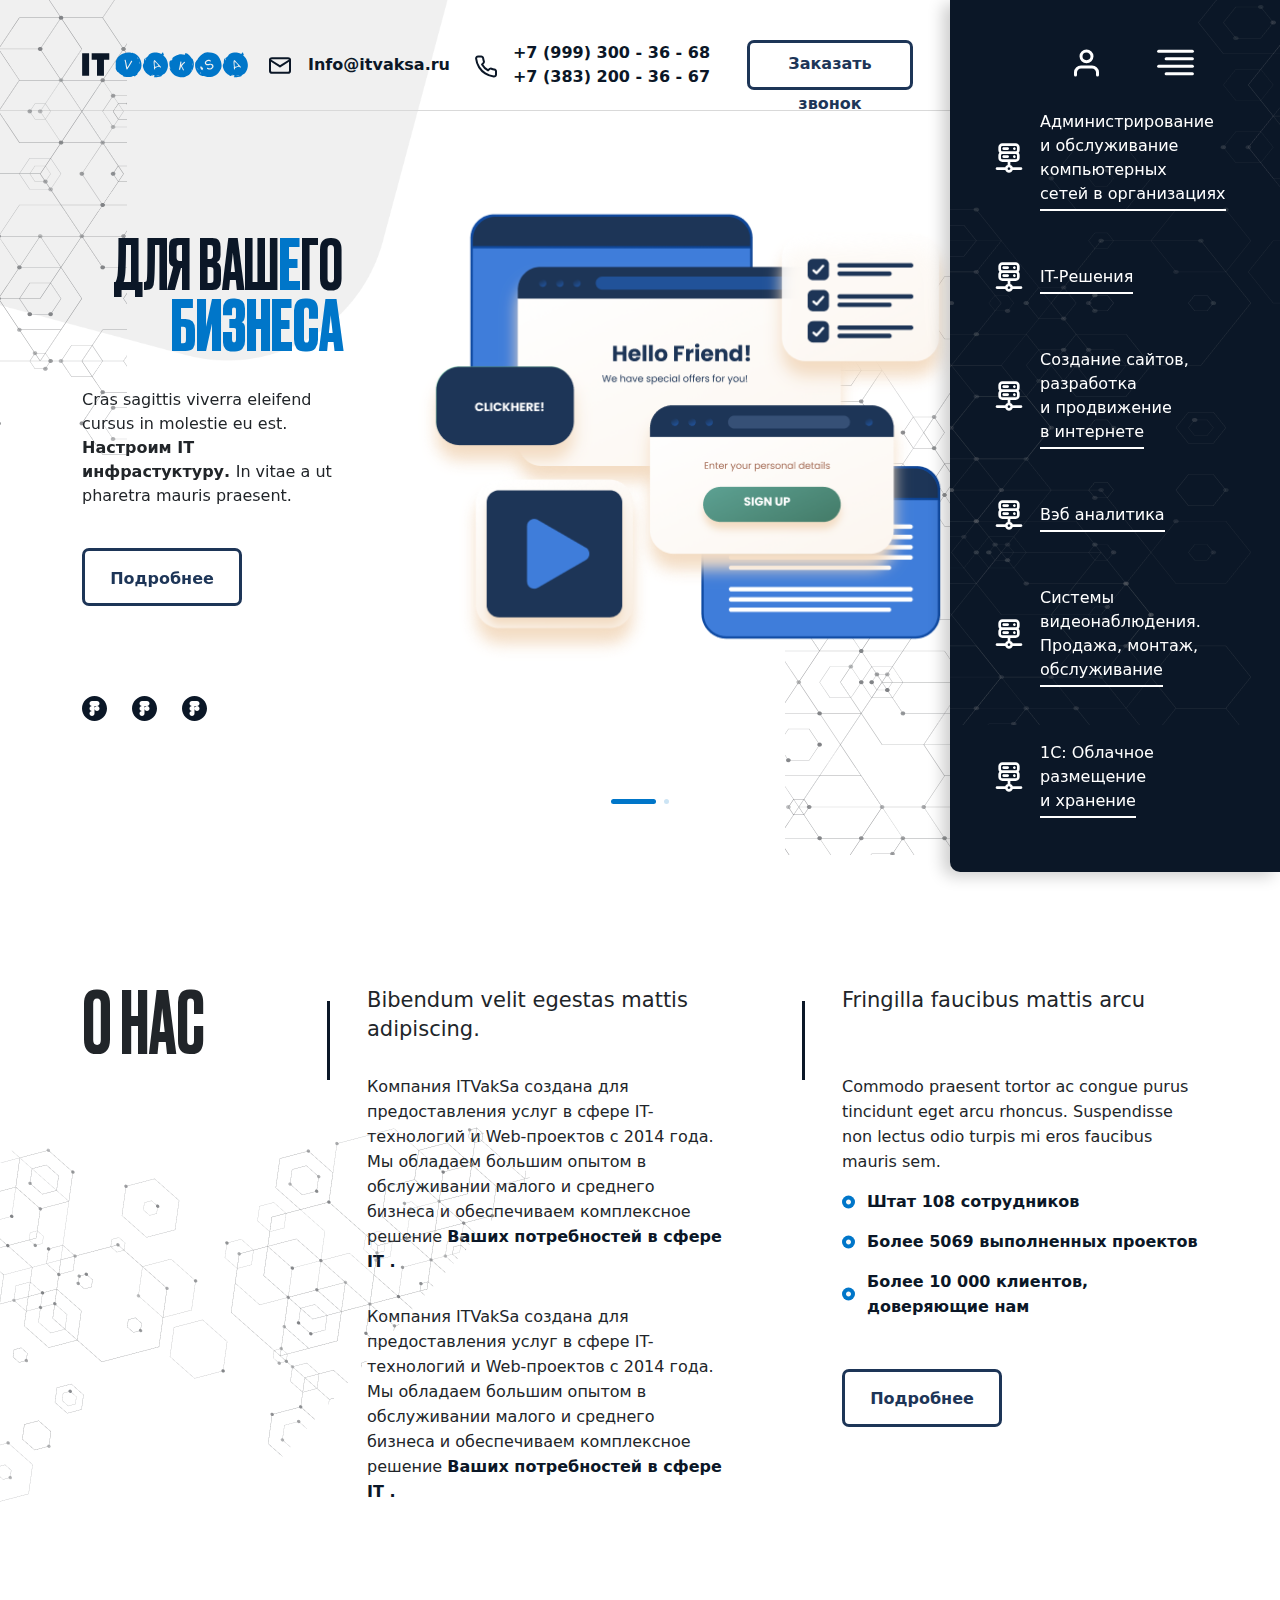
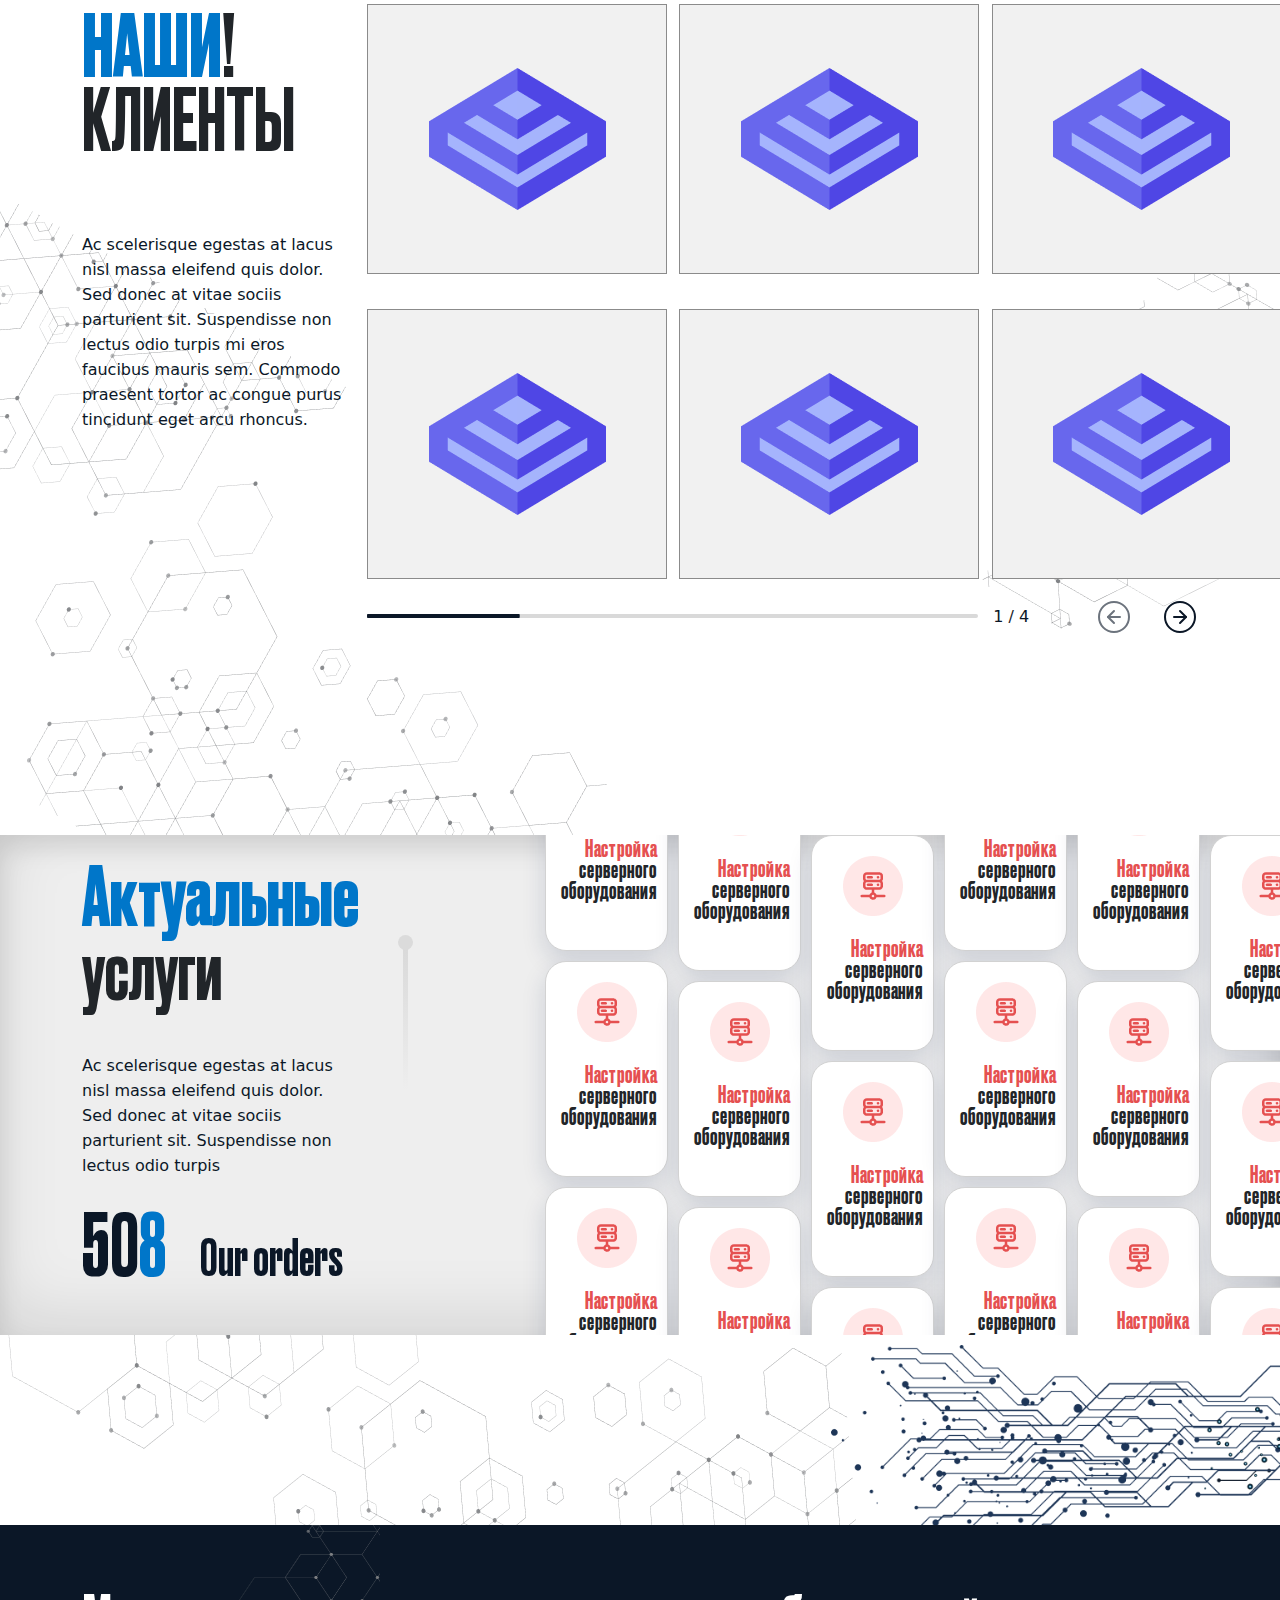
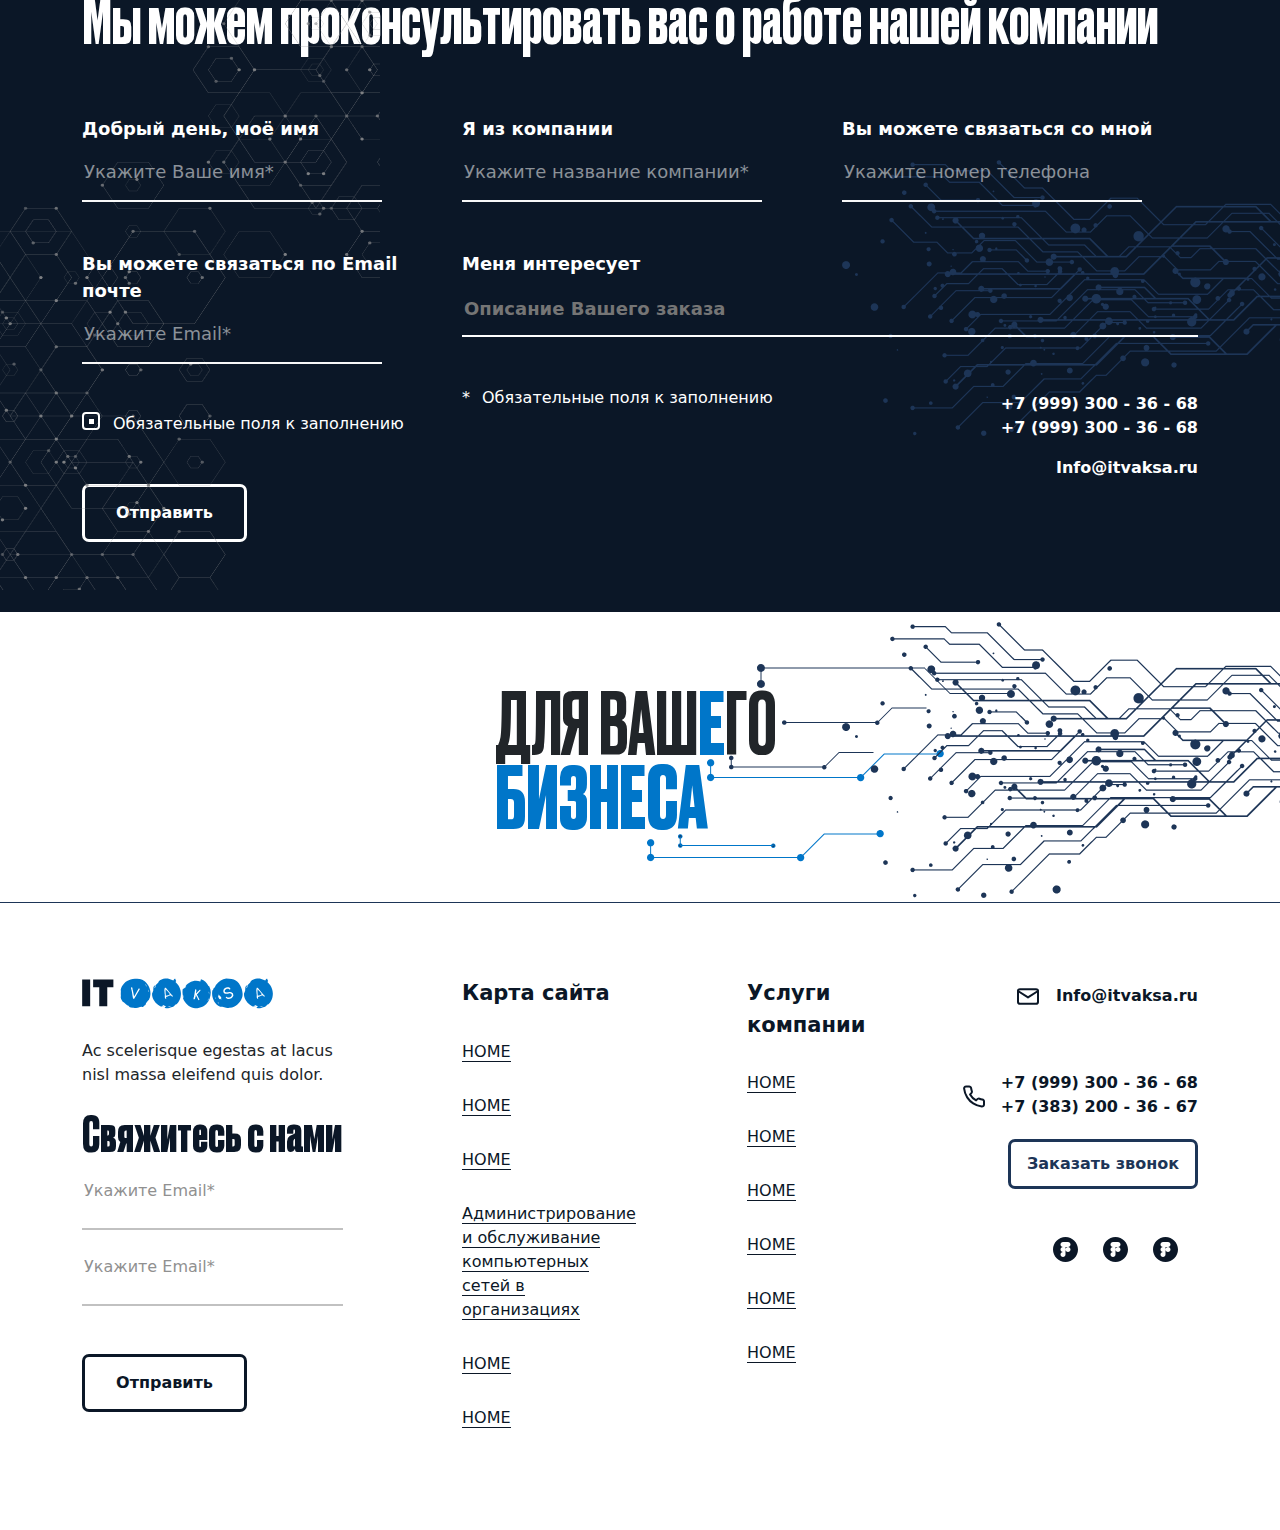
<file: index.html>
<!doctype html>
<html lang="en">
<head>
    <meta charset="UTF-8">
    <meta name="viewport"
          content="width=device-width, user-scalable=no, initial-scale=1.0, maximum-scale=1.0, minimum-scale=1.0">
    <meta http-equiv="X-UA-Compatible" content="ie=edge">
    <title>Document</title>

    <link rel="stylesheet" href="sitetpl/default/bootstrap.min.css">

    <link rel="stylesheet" href="sitetpl/default/swiper-bundle.min.css">
    <link rel="stylesheet" href="sitetpl/default/style.css">
    <script src="lib2/swiper-bundle.min.js"></script>
</head>
<body>
<div class="nav-menu-block ">
    <div class="nav-menu__icon-wrapper d-flex  align-items-center">
        <img class="user-icon" src="image/user.svg" alt="">
        <img class="burger-icon" src="image/burger.svg" alt="">

    </div>
    <nav class="nav-menu">
        <ul>
            <li class="nav-menu__item">
                <a class="nav-menu__links" href="">
                    Администрирование <br>
                    и обслуживание <br>
                    компьютерных <br>
                    сетей в организациях <br>
                </a>
                <svg width="28" height="30" viewBox="0 0 28 30" fill="none" xmlns="http://www.w3.org/2000/svg">
                    <path d="M8.66699 6.99992H12.667C13.0206 6.99992 13.3598 6.85944 13.6098 6.60939C13.8598 6.35935 14.0003 6.02021 14.0003 5.66659C14.0003 5.31296 13.8598 4.97382 13.6098 4.72378C13.3598 4.47373 13.0206 4.33325 12.667 4.33325H8.66699C8.31337 4.33325 7.97423 4.47373 7.72418 4.72378C7.47413 4.97382 7.33366 5.31296 7.33366 5.66659C7.33366 6.02021 7.47413 6.35935 7.72418 6.60939C7.97423 6.85944 8.31337 6.99992 8.66699 6.99992ZM19.3337 6.99992C19.5974 6.99992 19.8552 6.92172 20.0744 6.77521C20.2937 6.6287 20.4646 6.42046 20.5655 6.17683C20.6664 5.9332 20.6928 5.66511 20.6414 5.40647C20.5899 5.14782 20.4629 4.91025 20.2765 4.72378C20.09 4.53731 19.8524 4.41032 19.5938 4.35887C19.3351 4.30742 19.067 4.33383 18.8234 4.43475C18.5798 4.53566 18.3715 4.70656 18.225 4.92583C18.0785 5.14509 18.0003 5.40288 18.0003 5.66659C18.0003 6.02021 18.1408 6.35935 18.3909 6.60939C18.6409 6.85944 18.98 6.99992 19.3337 6.99992ZM19.3337 12.3333C19.07 12.3333 18.8122 12.4115 18.5929 12.558C18.3736 12.7045 18.2027 12.9127 18.1018 13.1563C18.0009 13.4 17.9745 13.6681 18.0259 13.9267C18.0774 14.1853 18.2044 14.4229 18.3909 14.6094C18.5773 14.7959 18.8149 14.9229 19.0735 14.9743C19.3322 15.0257 19.6003 14.9993 19.8439 14.8984C20.0875 14.7975 20.2958 14.6266 20.4423 14.4073C20.5888 14.1881 20.667 13.9303 20.667 13.6666C20.667 13.313 20.5265 12.9738 20.2765 12.7238C20.0264 12.4737 19.6873 12.3333 19.3337 12.3333ZM26.0003 24.3333H17.7603C17.5612 23.7741 17.2402 23.2662 16.8205 22.8465C16.4007 22.4267 15.8929 22.1057 15.3337 21.9066V18.9999H20.667C21.7279 18.9999 22.7453 18.5785 23.4954 17.8283C24.2456 17.0782 24.667 16.0608 24.667 14.9999V12.3333C24.6611 11.3465 24.2907 10.3968 23.627 9.66659C24.2907 8.9364 24.6611 7.98666 24.667 6.99992V4.33325C24.667 3.27239 24.2456 2.25497 23.4954 1.50482C22.7453 0.754679 21.7279 0.333252 20.667 0.333252H7.33366C6.27279 0.333252 5.25538 0.754679 4.50523 1.50482C3.75509 2.25497 3.33366 3.27239 3.33366 4.33325V6.99992C3.33954 7.98666 3.70994 8.9364 4.37366 9.66659C3.70994 10.3968 3.33954 11.3465 3.33366 12.3333V14.9999C3.33366 16.0608 3.75509 17.0782 4.50523 17.8283C5.25538 18.5785 6.27279 18.9999 7.33366 18.9999H12.667V21.9066C12.1078 22.1057 11.5999 22.4267 11.1802 22.8465C10.7605 23.2662 10.4394 23.7741 10.2403 24.3333H2.00033C1.6467 24.3333 1.30756 24.4737 1.05752 24.7238C0.807468 24.9738 0.666992 25.313 0.666992 25.6666C0.666992 26.0202 0.807468 26.3593 1.05752 26.6094C1.30756 26.8594 1.6467 26.9999 2.00033 26.9999H10.2403C10.5206 27.7721 11.0318 28.4393 11.7045 28.9108C12.3773 29.3823 13.1788 29.6352 14.0003 29.6352C14.8218 29.6352 15.6234 29.3823 16.2961 28.9108C16.9688 28.4393 17.4801 27.7721 17.7603 26.9999H26.0003C26.3539 26.9999 26.6931 26.8594 26.9431 26.6094C27.1932 26.3593 27.3337 26.0202 27.3337 25.6666C27.3337 25.313 27.1932 24.9738 26.9431 24.7238C26.6931 24.4737 26.3539 24.3333 26.0003 24.3333ZM6.00033 4.33325C6.00033 3.97963 6.1408 3.64049 6.39085 3.39044C6.6409 3.14039 6.98004 2.99992 7.33366 2.99992H20.667C21.0206 2.99992 21.3598 3.14039 21.6098 3.39044C21.8599 3.64049 22.0003 3.97963 22.0003 4.33325V6.99992C22.0003 7.35354 21.8599 7.69268 21.6098 7.94273C21.3598 8.19278 21.0206 8.33325 20.667 8.33325H7.33366C6.98004 8.33325 6.6409 8.19278 6.39085 7.94273C6.1408 7.69268 6.00033 7.35354 6.00033 6.99992V4.33325ZM7.33366 16.3333C6.98004 16.3333 6.6409 16.1928 6.39085 15.9427C6.1408 15.6927 6.00033 15.3535 6.00033 14.9999V12.3333C6.00033 11.9796 6.1408 11.6405 6.39085 11.3904C6.6409 11.1404 6.98004 10.9999 7.33366 10.9999H20.667C21.0206 10.9999 21.3598 11.1404 21.6098 11.3904C21.8599 11.6405 22.0003 11.9796 22.0003 12.3333V14.9999C22.0003 15.3535 21.8599 15.6927 21.6098 15.9427C21.3598 16.1928 21.0206 16.3333 20.667 16.3333H7.33366ZM14.0003 26.9999C13.7366 26.9999 13.4788 26.9217 13.2596 26.7752C13.0403 26.6287 12.8694 26.4205 12.7685 26.1768C12.6676 25.9332 12.6412 25.6651 12.6926 25.4065C12.7441 25.1478 12.871 24.9102 13.0575 24.7238C13.244 24.5373 13.4816 24.4103 13.7402 24.3589C13.9988 24.3074 14.2669 24.3338 14.5106 24.4347C14.7542 24.5357 14.9624 24.7066 15.109 24.9258C15.2555 25.1451 15.3337 25.4029 15.3337 25.6666C15.3337 26.0202 15.1932 26.3593 14.9431 26.6094C14.6931 26.8594 14.3539 26.9999 14.0003 26.9999ZM12.667 12.3333H8.66699C8.31337 12.3333 7.97423 12.4737 7.72418 12.7238C7.47413 12.9738 7.33366 13.313 7.33366 13.6666C7.33366 14.0202 7.47413 14.3593 7.72418 14.6094C7.97423 14.8594 8.31337 14.9999 8.66699 14.9999H12.667C13.0206 14.9999 13.3598 14.8594 13.6098 14.6094C13.8598 14.3593 14.0003 14.0202 14.0003 13.6666C14.0003 13.313 13.8598 12.9738 13.6098 12.7238C13.3598 12.4737 13.0206 12.3333 12.667 12.3333Z"
                          fill="#ffffff"/>
                </svg>
            </li>
            <li class="nav-menu__item">
                <a class="nav-menu__links" href="">
                    IT-Решения
                </a>
                <svg width="28" height="30" viewBox="0 0 28 30" fill="none" xmlns="http://www.w3.org/2000/svg">
                    <path d="M8.66699 6.99992H12.667C13.0206 6.99992 13.3598 6.85944 13.6098 6.60939C13.8598 6.35935 14.0003 6.02021 14.0003 5.66659C14.0003 5.31296 13.8598 4.97382 13.6098 4.72378C13.3598 4.47373 13.0206 4.33325 12.667 4.33325H8.66699C8.31337 4.33325 7.97423 4.47373 7.72418 4.72378C7.47413 4.97382 7.33366 5.31296 7.33366 5.66659C7.33366 6.02021 7.47413 6.35935 7.72418 6.60939C7.97423 6.85944 8.31337 6.99992 8.66699 6.99992ZM19.3337 6.99992C19.5974 6.99992 19.8552 6.92172 20.0744 6.77521C20.2937 6.6287 20.4646 6.42046 20.5655 6.17683C20.6664 5.9332 20.6928 5.66511 20.6414 5.40647C20.5899 5.14782 20.4629 4.91025 20.2765 4.72378C20.09 4.53731 19.8524 4.41032 19.5938 4.35887C19.3351 4.30742 19.067 4.33383 18.8234 4.43475C18.5798 4.53566 18.3715 4.70656 18.225 4.92583C18.0785 5.14509 18.0003 5.40288 18.0003 5.66659C18.0003 6.02021 18.1408 6.35935 18.3909 6.60939C18.6409 6.85944 18.98 6.99992 19.3337 6.99992ZM19.3337 12.3333C19.07 12.3333 18.8122 12.4115 18.5929 12.558C18.3736 12.7045 18.2027 12.9127 18.1018 13.1563C18.0009 13.4 17.9745 13.6681 18.0259 13.9267C18.0774 14.1853 18.2044 14.4229 18.3909 14.6094C18.5773 14.7959 18.8149 14.9229 19.0735 14.9743C19.3322 15.0257 19.6003 14.9993 19.8439 14.8984C20.0875 14.7975 20.2958 14.6266 20.4423 14.4073C20.5888 14.1881 20.667 13.9303 20.667 13.6666C20.667 13.313 20.5265 12.9738 20.2765 12.7238C20.0264 12.4737 19.6873 12.3333 19.3337 12.3333ZM26.0003 24.3333H17.7603C17.5612 23.7741 17.2402 23.2662 16.8205 22.8465C16.4007 22.4267 15.8929 22.1057 15.3337 21.9066V18.9999H20.667C21.7279 18.9999 22.7453 18.5785 23.4954 17.8283C24.2456 17.0782 24.667 16.0608 24.667 14.9999V12.3333C24.6611 11.3465 24.2907 10.3968 23.627 9.66659C24.2907 8.9364 24.6611 7.98666 24.667 6.99992V4.33325C24.667 3.27239 24.2456 2.25497 23.4954 1.50482C22.7453 0.754679 21.7279 0.333252 20.667 0.333252H7.33366C6.27279 0.333252 5.25538 0.754679 4.50523 1.50482C3.75509 2.25497 3.33366 3.27239 3.33366 4.33325V6.99992C3.33954 7.98666 3.70994 8.9364 4.37366 9.66659C3.70994 10.3968 3.33954 11.3465 3.33366 12.3333V14.9999C3.33366 16.0608 3.75509 17.0782 4.50523 17.8283C5.25538 18.5785 6.27279 18.9999 7.33366 18.9999H12.667V21.9066C12.1078 22.1057 11.5999 22.4267 11.1802 22.8465C10.7605 23.2662 10.4394 23.7741 10.2403 24.3333H2.00033C1.6467 24.3333 1.30756 24.4737 1.05752 24.7238C0.807468 24.9738 0.666992 25.313 0.666992 25.6666C0.666992 26.0202 0.807468 26.3593 1.05752 26.6094C1.30756 26.8594 1.6467 26.9999 2.00033 26.9999H10.2403C10.5206 27.7721 11.0318 28.4393 11.7045 28.9108C12.3773 29.3823 13.1788 29.6352 14.0003 29.6352C14.8218 29.6352 15.6234 29.3823 16.2961 28.9108C16.9688 28.4393 17.4801 27.7721 17.7603 26.9999H26.0003C26.3539 26.9999 26.6931 26.8594 26.9431 26.6094C27.1932 26.3593 27.3337 26.0202 27.3337 25.6666C27.3337 25.313 27.1932 24.9738 26.9431 24.7238C26.6931 24.4737 26.3539 24.3333 26.0003 24.3333ZM6.00033 4.33325C6.00033 3.97963 6.1408 3.64049 6.39085 3.39044C6.6409 3.14039 6.98004 2.99992 7.33366 2.99992H20.667C21.0206 2.99992 21.3598 3.14039 21.6098 3.39044C21.8599 3.64049 22.0003 3.97963 22.0003 4.33325V6.99992C22.0003 7.35354 21.8599 7.69268 21.6098 7.94273C21.3598 8.19278 21.0206 8.33325 20.667 8.33325H7.33366C6.98004 8.33325 6.6409 8.19278 6.39085 7.94273C6.1408 7.69268 6.00033 7.35354 6.00033 6.99992V4.33325ZM7.33366 16.3333C6.98004 16.3333 6.6409 16.1928 6.39085 15.9427C6.1408 15.6927 6.00033 15.3535 6.00033 14.9999V12.3333C6.00033 11.9796 6.1408 11.6405 6.39085 11.3904C6.6409 11.1404 6.98004 10.9999 7.33366 10.9999H20.667C21.0206 10.9999 21.3598 11.1404 21.6098 11.3904C21.8599 11.6405 22.0003 11.9796 22.0003 12.3333V14.9999C22.0003 15.3535 21.8599 15.6927 21.6098 15.9427C21.3598 16.1928 21.0206 16.3333 20.667 16.3333H7.33366ZM14.0003 26.9999C13.7366 26.9999 13.4788 26.9217 13.2596 26.7752C13.0403 26.6287 12.8694 26.4205 12.7685 26.1768C12.6676 25.9332 12.6412 25.6651 12.6926 25.4065C12.7441 25.1478 12.871 24.9102 13.0575 24.7238C13.244 24.5373 13.4816 24.4103 13.7402 24.3589C13.9988 24.3074 14.2669 24.3338 14.5106 24.4347C14.7542 24.5357 14.9624 24.7066 15.109 24.9258C15.2555 25.1451 15.3337 25.4029 15.3337 25.6666C15.3337 26.0202 15.1932 26.3593 14.9431 26.6094C14.6931 26.8594 14.3539 26.9999 14.0003 26.9999ZM12.667 12.3333H8.66699C8.31337 12.3333 7.97423 12.4737 7.72418 12.7238C7.47413 12.9738 7.33366 13.313 7.33366 13.6666C7.33366 14.0202 7.47413 14.3593 7.72418 14.6094C7.97423 14.8594 8.31337 14.9999 8.66699 14.9999H12.667C13.0206 14.9999 13.3598 14.8594 13.6098 14.6094C13.8598 14.3593 14.0003 14.0202 14.0003 13.6666C14.0003 13.313 13.8598 12.9738 13.6098 12.7238C13.3598 12.4737 13.0206 12.3333 12.667 12.3333Z"
                          fill="#ffffff"/>
                </svg>
            </li>
            <li class="nav-menu__item">
                <a class="nav-menu__links" href="">
                    Создание сайтов, <br>
                    разработка <br>
                    и продвижение <br>
                    в интернете <br>
                </a>
                <svg width="28" height="30" viewBox="0 0 28 30" fill="none" xmlns="http://www.w3.org/2000/svg">
                    <path d="M8.66699 6.99992H12.667C13.0206 6.99992 13.3598 6.85944 13.6098 6.60939C13.8598 6.35935 14.0003 6.02021 14.0003 5.66659C14.0003 5.31296 13.8598 4.97382 13.6098 4.72378C13.3598 4.47373 13.0206 4.33325 12.667 4.33325H8.66699C8.31337 4.33325 7.97423 4.47373 7.72418 4.72378C7.47413 4.97382 7.33366 5.31296 7.33366 5.66659C7.33366 6.02021 7.47413 6.35935 7.72418 6.60939C7.97423 6.85944 8.31337 6.99992 8.66699 6.99992ZM19.3337 6.99992C19.5974 6.99992 19.8552 6.92172 20.0744 6.77521C20.2937 6.6287 20.4646 6.42046 20.5655 6.17683C20.6664 5.9332 20.6928 5.66511 20.6414 5.40647C20.5899 5.14782 20.4629 4.91025 20.2765 4.72378C20.09 4.53731 19.8524 4.41032 19.5938 4.35887C19.3351 4.30742 19.067 4.33383 18.8234 4.43475C18.5798 4.53566 18.3715 4.70656 18.225 4.92583C18.0785 5.14509 18.0003 5.40288 18.0003 5.66659C18.0003 6.02021 18.1408 6.35935 18.3909 6.60939C18.6409 6.85944 18.98 6.99992 19.3337 6.99992ZM19.3337 12.3333C19.07 12.3333 18.8122 12.4115 18.5929 12.558C18.3736 12.7045 18.2027 12.9127 18.1018 13.1563C18.0009 13.4 17.9745 13.6681 18.0259 13.9267C18.0774 14.1853 18.2044 14.4229 18.3909 14.6094C18.5773 14.7959 18.8149 14.9229 19.0735 14.9743C19.3322 15.0257 19.6003 14.9993 19.8439 14.8984C20.0875 14.7975 20.2958 14.6266 20.4423 14.4073C20.5888 14.1881 20.667 13.9303 20.667 13.6666C20.667 13.313 20.5265 12.9738 20.2765 12.7238C20.0264 12.4737 19.6873 12.3333 19.3337 12.3333ZM26.0003 24.3333H17.7603C17.5612 23.7741 17.2402 23.2662 16.8205 22.8465C16.4007 22.4267 15.8929 22.1057 15.3337 21.9066V18.9999H20.667C21.7279 18.9999 22.7453 18.5785 23.4954 17.8283C24.2456 17.0782 24.667 16.0608 24.667 14.9999V12.3333C24.6611 11.3465 24.2907 10.3968 23.627 9.66659C24.2907 8.9364 24.6611 7.98666 24.667 6.99992V4.33325C24.667 3.27239 24.2456 2.25497 23.4954 1.50482C22.7453 0.754679 21.7279 0.333252 20.667 0.333252H7.33366C6.27279 0.333252 5.25538 0.754679 4.50523 1.50482C3.75509 2.25497 3.33366 3.27239 3.33366 4.33325V6.99992C3.33954 7.98666 3.70994 8.9364 4.37366 9.66659C3.70994 10.3968 3.33954 11.3465 3.33366 12.3333V14.9999C3.33366 16.0608 3.75509 17.0782 4.50523 17.8283C5.25538 18.5785 6.27279 18.9999 7.33366 18.9999H12.667V21.9066C12.1078 22.1057 11.5999 22.4267 11.1802 22.8465C10.7605 23.2662 10.4394 23.7741 10.2403 24.3333H2.00033C1.6467 24.3333 1.30756 24.4737 1.05752 24.7238C0.807468 24.9738 0.666992 25.313 0.666992 25.6666C0.666992 26.0202 0.807468 26.3593 1.05752 26.6094C1.30756 26.8594 1.6467 26.9999 2.00033 26.9999H10.2403C10.5206 27.7721 11.0318 28.4393 11.7045 28.9108C12.3773 29.3823 13.1788 29.6352 14.0003 29.6352C14.8218 29.6352 15.6234 29.3823 16.2961 28.9108C16.9688 28.4393 17.4801 27.7721 17.7603 26.9999H26.0003C26.3539 26.9999 26.6931 26.8594 26.9431 26.6094C27.1932 26.3593 27.3337 26.0202 27.3337 25.6666C27.3337 25.313 27.1932 24.9738 26.9431 24.7238C26.6931 24.4737 26.3539 24.3333 26.0003 24.3333ZM6.00033 4.33325C6.00033 3.97963 6.1408 3.64049 6.39085 3.39044C6.6409 3.14039 6.98004 2.99992 7.33366 2.99992H20.667C21.0206 2.99992 21.3598 3.14039 21.6098 3.39044C21.8599 3.64049 22.0003 3.97963 22.0003 4.33325V6.99992C22.0003 7.35354 21.8599 7.69268 21.6098 7.94273C21.3598 8.19278 21.0206 8.33325 20.667 8.33325H7.33366C6.98004 8.33325 6.6409 8.19278 6.39085 7.94273C6.1408 7.69268 6.00033 7.35354 6.00033 6.99992V4.33325ZM7.33366 16.3333C6.98004 16.3333 6.6409 16.1928 6.39085 15.9427C6.1408 15.6927 6.00033 15.3535 6.00033 14.9999V12.3333C6.00033 11.9796 6.1408 11.6405 6.39085 11.3904C6.6409 11.1404 6.98004 10.9999 7.33366 10.9999H20.667C21.0206 10.9999 21.3598 11.1404 21.6098 11.3904C21.8599 11.6405 22.0003 11.9796 22.0003 12.3333V14.9999C22.0003 15.3535 21.8599 15.6927 21.6098 15.9427C21.3598 16.1928 21.0206 16.3333 20.667 16.3333H7.33366ZM14.0003 26.9999C13.7366 26.9999 13.4788 26.9217 13.2596 26.7752C13.0403 26.6287 12.8694 26.4205 12.7685 26.1768C12.6676 25.9332 12.6412 25.6651 12.6926 25.4065C12.7441 25.1478 12.871 24.9102 13.0575 24.7238C13.244 24.5373 13.4816 24.4103 13.7402 24.3589C13.9988 24.3074 14.2669 24.3338 14.5106 24.4347C14.7542 24.5357 14.9624 24.7066 15.109 24.9258C15.2555 25.1451 15.3337 25.4029 15.3337 25.6666C15.3337 26.0202 15.1932 26.3593 14.9431 26.6094C14.6931 26.8594 14.3539 26.9999 14.0003 26.9999ZM12.667 12.3333H8.66699C8.31337 12.3333 7.97423 12.4737 7.72418 12.7238C7.47413 12.9738 7.33366 13.313 7.33366 13.6666C7.33366 14.0202 7.47413 14.3593 7.72418 14.6094C7.97423 14.8594 8.31337 14.9999 8.66699 14.9999H12.667C13.0206 14.9999 13.3598 14.8594 13.6098 14.6094C13.8598 14.3593 14.0003 14.0202 14.0003 13.6666C14.0003 13.313 13.8598 12.9738 13.6098 12.7238C13.3598 12.4737 13.0206 12.3333 12.667 12.3333Z"
                          fill="#ffffff"/>
                </svg>
            </li>
            <li class="nav-menu__item">
                <a class="nav-menu__links" href="">
                    Вэб аналитика
                </a>
                <svg width="28" height="30" viewBox="0 0 28 30" fill="none" xmlns="http://www.w3.org/2000/svg">
                    <path d="M8.66699 6.99992H12.667C13.0206 6.99992 13.3598 6.85944 13.6098 6.60939C13.8598 6.35935 14.0003 6.02021 14.0003 5.66659C14.0003 5.31296 13.8598 4.97382 13.6098 4.72378C13.3598 4.47373 13.0206 4.33325 12.667 4.33325H8.66699C8.31337 4.33325 7.97423 4.47373 7.72418 4.72378C7.47413 4.97382 7.33366 5.31296 7.33366 5.66659C7.33366 6.02021 7.47413 6.35935 7.72418 6.60939C7.97423 6.85944 8.31337 6.99992 8.66699 6.99992ZM19.3337 6.99992C19.5974 6.99992 19.8552 6.92172 20.0744 6.77521C20.2937 6.6287 20.4646 6.42046 20.5655 6.17683C20.6664 5.9332 20.6928 5.66511 20.6414 5.40647C20.5899 5.14782 20.4629 4.91025 20.2765 4.72378C20.09 4.53731 19.8524 4.41032 19.5938 4.35887C19.3351 4.30742 19.067 4.33383 18.8234 4.43475C18.5798 4.53566 18.3715 4.70656 18.225 4.92583C18.0785 5.14509 18.0003 5.40288 18.0003 5.66659C18.0003 6.02021 18.1408 6.35935 18.3909 6.60939C18.6409 6.85944 18.98 6.99992 19.3337 6.99992ZM19.3337 12.3333C19.07 12.3333 18.8122 12.4115 18.5929 12.558C18.3736 12.7045 18.2027 12.9127 18.1018 13.1563C18.0009 13.4 17.9745 13.6681 18.0259 13.9267C18.0774 14.1853 18.2044 14.4229 18.3909 14.6094C18.5773 14.7959 18.8149 14.9229 19.0735 14.9743C19.3322 15.0257 19.6003 14.9993 19.8439 14.8984C20.0875 14.7975 20.2958 14.6266 20.4423 14.4073C20.5888 14.1881 20.667 13.9303 20.667 13.6666C20.667 13.313 20.5265 12.9738 20.2765 12.7238C20.0264 12.4737 19.6873 12.3333 19.3337 12.3333ZM26.0003 24.3333H17.7603C17.5612 23.7741 17.2402 23.2662 16.8205 22.8465C16.4007 22.4267 15.8929 22.1057 15.3337 21.9066V18.9999H20.667C21.7279 18.9999 22.7453 18.5785 23.4954 17.8283C24.2456 17.0782 24.667 16.0608 24.667 14.9999V12.3333C24.6611 11.3465 24.2907 10.3968 23.627 9.66659C24.2907 8.9364 24.6611 7.98666 24.667 6.99992V4.33325C24.667 3.27239 24.2456 2.25497 23.4954 1.50482C22.7453 0.754679 21.7279 0.333252 20.667 0.333252H7.33366C6.27279 0.333252 5.25538 0.754679 4.50523 1.50482C3.75509 2.25497 3.33366 3.27239 3.33366 4.33325V6.99992C3.33954 7.98666 3.70994 8.9364 4.37366 9.66659C3.70994 10.3968 3.33954 11.3465 3.33366 12.3333V14.9999C3.33366 16.0608 3.75509 17.0782 4.50523 17.8283C5.25538 18.5785 6.27279 18.9999 7.33366 18.9999H12.667V21.9066C12.1078 22.1057 11.5999 22.4267 11.1802 22.8465C10.7605 23.2662 10.4394 23.7741 10.2403 24.3333H2.00033C1.6467 24.3333 1.30756 24.4737 1.05752 24.7238C0.807468 24.9738 0.666992 25.313 0.666992 25.6666C0.666992 26.0202 0.807468 26.3593 1.05752 26.6094C1.30756 26.8594 1.6467 26.9999 2.00033 26.9999H10.2403C10.5206 27.7721 11.0318 28.4393 11.7045 28.9108C12.3773 29.3823 13.1788 29.6352 14.0003 29.6352C14.8218 29.6352 15.6234 29.3823 16.2961 28.9108C16.9688 28.4393 17.4801 27.7721 17.7603 26.9999H26.0003C26.3539 26.9999 26.6931 26.8594 26.9431 26.6094C27.1932 26.3593 27.3337 26.0202 27.3337 25.6666C27.3337 25.313 27.1932 24.9738 26.9431 24.7238C26.6931 24.4737 26.3539 24.3333 26.0003 24.3333ZM6.00033 4.33325C6.00033 3.97963 6.1408 3.64049 6.39085 3.39044C6.6409 3.14039 6.98004 2.99992 7.33366 2.99992H20.667C21.0206 2.99992 21.3598 3.14039 21.6098 3.39044C21.8599 3.64049 22.0003 3.97963 22.0003 4.33325V6.99992C22.0003 7.35354 21.8599 7.69268 21.6098 7.94273C21.3598 8.19278 21.0206 8.33325 20.667 8.33325H7.33366C6.98004 8.33325 6.6409 8.19278 6.39085 7.94273C6.1408 7.69268 6.00033 7.35354 6.00033 6.99992V4.33325ZM7.33366 16.3333C6.98004 16.3333 6.6409 16.1928 6.39085 15.9427C6.1408 15.6927 6.00033 15.3535 6.00033 14.9999V12.3333C6.00033 11.9796 6.1408 11.6405 6.39085 11.3904C6.6409 11.1404 6.98004 10.9999 7.33366 10.9999H20.667C21.0206 10.9999 21.3598 11.1404 21.6098 11.3904C21.8599 11.6405 22.0003 11.9796 22.0003 12.3333V14.9999C22.0003 15.3535 21.8599 15.6927 21.6098 15.9427C21.3598 16.1928 21.0206 16.3333 20.667 16.3333H7.33366ZM14.0003 26.9999C13.7366 26.9999 13.4788 26.9217 13.2596 26.7752C13.0403 26.6287 12.8694 26.4205 12.7685 26.1768C12.6676 25.9332 12.6412 25.6651 12.6926 25.4065C12.7441 25.1478 12.871 24.9102 13.0575 24.7238C13.244 24.5373 13.4816 24.4103 13.7402 24.3589C13.9988 24.3074 14.2669 24.3338 14.5106 24.4347C14.7542 24.5357 14.9624 24.7066 15.109 24.9258C15.2555 25.1451 15.3337 25.4029 15.3337 25.6666C15.3337 26.0202 15.1932 26.3593 14.9431 26.6094C14.6931 26.8594 14.3539 26.9999 14.0003 26.9999ZM12.667 12.3333H8.66699C8.31337 12.3333 7.97423 12.4737 7.72418 12.7238C7.47413 12.9738 7.33366 13.313 7.33366 13.6666C7.33366 14.0202 7.47413 14.3593 7.72418 14.6094C7.97423 14.8594 8.31337 14.9999 8.66699 14.9999H12.667C13.0206 14.9999 13.3598 14.8594 13.6098 14.6094C13.8598 14.3593 14.0003 14.0202 14.0003 13.6666C14.0003 13.313 13.8598 12.9738 13.6098 12.7238C13.3598 12.4737 13.0206 12.3333 12.667 12.3333Z"
                          fill="#ffffff"/>
                </svg>
            </li>
            <li class="nav-menu__item">
                <a class="nav-menu__links" href="">
                    Системы <br>
                    видеонаблюдения. <br>
                    Продажа, монтаж, <br>
                    обслуживание <br>
                </a>
                <svg width="28" height="30" viewBox="0 0 28 30" fill="none" xmlns="http://www.w3.org/2000/svg">
                    <path d="M8.66699 6.99992H12.667C13.0206 6.99992 13.3598 6.85944 13.6098 6.60939C13.8598 6.35935 14.0003 6.02021 14.0003 5.66659C14.0003 5.31296 13.8598 4.97382 13.6098 4.72378C13.3598 4.47373 13.0206 4.33325 12.667 4.33325H8.66699C8.31337 4.33325 7.97423 4.47373 7.72418 4.72378C7.47413 4.97382 7.33366 5.31296 7.33366 5.66659C7.33366 6.02021 7.47413 6.35935 7.72418 6.60939C7.97423 6.85944 8.31337 6.99992 8.66699 6.99992ZM19.3337 6.99992C19.5974 6.99992 19.8552 6.92172 20.0744 6.77521C20.2937 6.6287 20.4646 6.42046 20.5655 6.17683C20.6664 5.9332 20.6928 5.66511 20.6414 5.40647C20.5899 5.14782 20.4629 4.91025 20.2765 4.72378C20.09 4.53731 19.8524 4.41032 19.5938 4.35887C19.3351 4.30742 19.067 4.33383 18.8234 4.43475C18.5798 4.53566 18.3715 4.70656 18.225 4.92583C18.0785 5.14509 18.0003 5.40288 18.0003 5.66659C18.0003 6.02021 18.1408 6.35935 18.3909 6.60939C18.6409 6.85944 18.98 6.99992 19.3337 6.99992ZM19.3337 12.3333C19.07 12.3333 18.8122 12.4115 18.5929 12.558C18.3736 12.7045 18.2027 12.9127 18.1018 13.1563C18.0009 13.4 17.9745 13.6681 18.0259 13.9267C18.0774 14.1853 18.2044 14.4229 18.3909 14.6094C18.5773 14.7959 18.8149 14.9229 19.0735 14.9743C19.3322 15.0257 19.6003 14.9993 19.8439 14.8984C20.0875 14.7975 20.2958 14.6266 20.4423 14.4073C20.5888 14.1881 20.667 13.9303 20.667 13.6666C20.667 13.313 20.5265 12.9738 20.2765 12.7238C20.0264 12.4737 19.6873 12.3333 19.3337 12.3333ZM26.0003 24.3333H17.7603C17.5612 23.7741 17.2402 23.2662 16.8205 22.8465C16.4007 22.4267 15.8929 22.1057 15.3337 21.9066V18.9999H20.667C21.7279 18.9999 22.7453 18.5785 23.4954 17.8283C24.2456 17.0782 24.667 16.0608 24.667 14.9999V12.3333C24.6611 11.3465 24.2907 10.3968 23.627 9.66659C24.2907 8.9364 24.6611 7.98666 24.667 6.99992V4.33325C24.667 3.27239 24.2456 2.25497 23.4954 1.50482C22.7453 0.754679 21.7279 0.333252 20.667 0.333252H7.33366C6.27279 0.333252 5.25538 0.754679 4.50523 1.50482C3.75509 2.25497 3.33366 3.27239 3.33366 4.33325V6.99992C3.33954 7.98666 3.70994 8.9364 4.37366 9.66659C3.70994 10.3968 3.33954 11.3465 3.33366 12.3333V14.9999C3.33366 16.0608 3.75509 17.0782 4.50523 17.8283C5.25538 18.5785 6.27279 18.9999 7.33366 18.9999H12.667V21.9066C12.1078 22.1057 11.5999 22.4267 11.1802 22.8465C10.7605 23.2662 10.4394 23.7741 10.2403 24.3333H2.00033C1.6467 24.3333 1.30756 24.4737 1.05752 24.7238C0.807468 24.9738 0.666992 25.313 0.666992 25.6666C0.666992 26.0202 0.807468 26.3593 1.05752 26.6094C1.30756 26.8594 1.6467 26.9999 2.00033 26.9999H10.2403C10.5206 27.7721 11.0318 28.4393 11.7045 28.9108C12.3773 29.3823 13.1788 29.6352 14.0003 29.6352C14.8218 29.6352 15.6234 29.3823 16.2961 28.9108C16.9688 28.4393 17.4801 27.7721 17.7603 26.9999H26.0003C26.3539 26.9999 26.6931 26.8594 26.9431 26.6094C27.1932 26.3593 27.3337 26.0202 27.3337 25.6666C27.3337 25.313 27.1932 24.9738 26.9431 24.7238C26.6931 24.4737 26.3539 24.3333 26.0003 24.3333ZM6.00033 4.33325C6.00033 3.97963 6.1408 3.64049 6.39085 3.39044C6.6409 3.14039 6.98004 2.99992 7.33366 2.99992H20.667C21.0206 2.99992 21.3598 3.14039 21.6098 3.39044C21.8599 3.64049 22.0003 3.97963 22.0003 4.33325V6.99992C22.0003 7.35354 21.8599 7.69268 21.6098 7.94273C21.3598 8.19278 21.0206 8.33325 20.667 8.33325H7.33366C6.98004 8.33325 6.6409 8.19278 6.39085 7.94273C6.1408 7.69268 6.00033 7.35354 6.00033 6.99992V4.33325ZM7.33366 16.3333C6.98004 16.3333 6.6409 16.1928 6.39085 15.9427C6.1408 15.6927 6.00033 15.3535 6.00033 14.9999V12.3333C6.00033 11.9796 6.1408 11.6405 6.39085 11.3904C6.6409 11.1404 6.98004 10.9999 7.33366 10.9999H20.667C21.0206 10.9999 21.3598 11.1404 21.6098 11.3904C21.8599 11.6405 22.0003 11.9796 22.0003 12.3333V14.9999C22.0003 15.3535 21.8599 15.6927 21.6098 15.9427C21.3598 16.1928 21.0206 16.3333 20.667 16.3333H7.33366ZM14.0003 26.9999C13.7366 26.9999 13.4788 26.9217 13.2596 26.7752C13.0403 26.6287 12.8694 26.4205 12.7685 26.1768C12.6676 25.9332 12.6412 25.6651 12.6926 25.4065C12.7441 25.1478 12.871 24.9102 13.0575 24.7238C13.244 24.5373 13.4816 24.4103 13.7402 24.3589C13.9988 24.3074 14.2669 24.3338 14.5106 24.4347C14.7542 24.5357 14.9624 24.7066 15.109 24.9258C15.2555 25.1451 15.3337 25.4029 15.3337 25.6666C15.3337 26.0202 15.1932 26.3593 14.9431 26.6094C14.6931 26.8594 14.3539 26.9999 14.0003 26.9999ZM12.667 12.3333H8.66699C8.31337 12.3333 7.97423 12.4737 7.72418 12.7238C7.47413 12.9738 7.33366 13.313 7.33366 13.6666C7.33366 14.0202 7.47413 14.3593 7.72418 14.6094C7.97423 14.8594 8.31337 14.9999 8.66699 14.9999H12.667C13.0206 14.9999 13.3598 14.8594 13.6098 14.6094C13.8598 14.3593 14.0003 14.0202 14.0003 13.6666C14.0003 13.313 13.8598 12.9738 13.6098 12.7238C13.3598 12.4737 13.0206 12.3333 12.667 12.3333Z"
                          fill="#ffffff"/>
                </svg>
            </li>
            <li class="nav-menu__item">
                <a class="nav-menu__links" href="">
                    1С: Облачное <br>
                    размещение <br>
                    и хранение <br>
                </a>
                <svg width="28" height="30" viewBox="0 0 28 30" fill="none" xmlns="http://www.w3.org/2000/svg">
                    <path d="M8.66699 6.99992H12.667C13.0206 6.99992 13.3598 6.85944 13.6098 6.60939C13.8598 6.35935 14.0003 6.02021 14.0003 5.66659C14.0003 5.31296 13.8598 4.97382 13.6098 4.72378C13.3598 4.47373 13.0206 4.33325 12.667 4.33325H8.66699C8.31337 4.33325 7.97423 4.47373 7.72418 4.72378C7.47413 4.97382 7.33366 5.31296 7.33366 5.66659C7.33366 6.02021 7.47413 6.35935 7.72418 6.60939C7.97423 6.85944 8.31337 6.99992 8.66699 6.99992ZM19.3337 6.99992C19.5974 6.99992 19.8552 6.92172 20.0744 6.77521C20.2937 6.6287 20.4646 6.42046 20.5655 6.17683C20.6664 5.9332 20.6928 5.66511 20.6414 5.40647C20.5899 5.14782 20.4629 4.91025 20.2765 4.72378C20.09 4.53731 19.8524 4.41032 19.5938 4.35887C19.3351 4.30742 19.067 4.33383 18.8234 4.43475C18.5798 4.53566 18.3715 4.70656 18.225 4.92583C18.0785 5.14509 18.0003 5.40288 18.0003 5.66659C18.0003 6.02021 18.1408 6.35935 18.3909 6.60939C18.6409 6.85944 18.98 6.99992 19.3337 6.99992ZM19.3337 12.3333C19.07 12.3333 18.8122 12.4115 18.5929 12.558C18.3736 12.7045 18.2027 12.9127 18.1018 13.1563C18.0009 13.4 17.9745 13.6681 18.0259 13.9267C18.0774 14.1853 18.2044 14.4229 18.3909 14.6094C18.5773 14.7959 18.8149 14.9229 19.0735 14.9743C19.3322 15.0257 19.6003 14.9993 19.8439 14.8984C20.0875 14.7975 20.2958 14.6266 20.4423 14.4073C20.5888 14.1881 20.667 13.9303 20.667 13.6666C20.667 13.313 20.5265 12.9738 20.2765 12.7238C20.0264 12.4737 19.6873 12.3333 19.3337 12.3333ZM26.0003 24.3333H17.7603C17.5612 23.7741 17.2402 23.2662 16.8205 22.8465C16.4007 22.4267 15.8929 22.1057 15.3337 21.9066V18.9999H20.667C21.7279 18.9999 22.7453 18.5785 23.4954 17.8283C24.2456 17.0782 24.667 16.0608 24.667 14.9999V12.3333C24.6611 11.3465 24.2907 10.3968 23.627 9.66659C24.2907 8.9364 24.6611 7.98666 24.667 6.99992V4.33325C24.667 3.27239 24.2456 2.25497 23.4954 1.50482C22.7453 0.754679 21.7279 0.333252 20.667 0.333252H7.33366C6.27279 0.333252 5.25538 0.754679 4.50523 1.50482C3.75509 2.25497 3.33366 3.27239 3.33366 4.33325V6.99992C3.33954 7.98666 3.70994 8.9364 4.37366 9.66659C3.70994 10.3968 3.33954 11.3465 3.33366 12.3333V14.9999C3.33366 16.0608 3.75509 17.0782 4.50523 17.8283C5.25538 18.5785 6.27279 18.9999 7.33366 18.9999H12.667V21.9066C12.1078 22.1057 11.5999 22.4267 11.1802 22.8465C10.7605 23.2662 10.4394 23.7741 10.2403 24.3333H2.00033C1.6467 24.3333 1.30756 24.4737 1.05752 24.7238C0.807468 24.9738 0.666992 25.313 0.666992 25.6666C0.666992 26.0202 0.807468 26.3593 1.05752 26.6094C1.30756 26.8594 1.6467 26.9999 2.00033 26.9999H10.2403C10.5206 27.7721 11.0318 28.4393 11.7045 28.9108C12.3773 29.3823 13.1788 29.6352 14.0003 29.6352C14.8218 29.6352 15.6234 29.3823 16.2961 28.9108C16.9688 28.4393 17.4801 27.7721 17.7603 26.9999H26.0003C26.3539 26.9999 26.6931 26.8594 26.9431 26.6094C27.1932 26.3593 27.3337 26.0202 27.3337 25.6666C27.3337 25.313 27.1932 24.9738 26.9431 24.7238C26.6931 24.4737 26.3539 24.3333 26.0003 24.3333ZM6.00033 4.33325C6.00033 3.97963 6.1408 3.64049 6.39085 3.39044C6.6409 3.14039 6.98004 2.99992 7.33366 2.99992H20.667C21.0206 2.99992 21.3598 3.14039 21.6098 3.39044C21.8599 3.64049 22.0003 3.97963 22.0003 4.33325V6.99992C22.0003 7.35354 21.8599 7.69268 21.6098 7.94273C21.3598 8.19278 21.0206 8.33325 20.667 8.33325H7.33366C6.98004 8.33325 6.6409 8.19278 6.39085 7.94273C6.1408 7.69268 6.00033 7.35354 6.00033 6.99992V4.33325ZM7.33366 16.3333C6.98004 16.3333 6.6409 16.1928 6.39085 15.9427C6.1408 15.6927 6.00033 15.3535 6.00033 14.9999V12.3333C6.00033 11.9796 6.1408 11.6405 6.39085 11.3904C6.6409 11.1404 6.98004 10.9999 7.33366 10.9999H20.667C21.0206 10.9999 21.3598 11.1404 21.6098 11.3904C21.8599 11.6405 22.0003 11.9796 22.0003 12.3333V14.9999C22.0003 15.3535 21.8599 15.6927 21.6098 15.9427C21.3598 16.1928 21.0206 16.3333 20.667 16.3333H7.33366ZM14.0003 26.9999C13.7366 26.9999 13.4788 26.9217 13.2596 26.7752C13.0403 26.6287 12.8694 26.4205 12.7685 26.1768C12.6676 25.9332 12.6412 25.6651 12.6926 25.4065C12.7441 25.1478 12.871 24.9102 13.0575 24.7238C13.244 24.5373 13.4816 24.4103 13.7402 24.3589C13.9988 24.3074 14.2669 24.3338 14.5106 24.4347C14.7542 24.5357 14.9624 24.7066 15.109 24.9258C15.2555 25.1451 15.3337 25.4029 15.3337 25.6666C15.3337 26.0202 15.1932 26.3593 14.9431 26.6094C14.6931 26.8594 14.3539 26.9999 14.0003 26.9999ZM12.667 12.3333H8.66699C8.31337 12.3333 7.97423 12.4737 7.72418 12.7238C7.47413 12.9738 7.33366 13.313 7.33366 13.6666C7.33366 14.0202 7.47413 14.3593 7.72418 14.6094C7.97423 14.8594 8.31337 14.9999 8.66699 14.9999H12.667C13.0206 14.9999 13.3598 14.8594 13.6098 14.6094C13.8598 14.3593 14.0003 14.0202 14.0003 13.6666C14.0003 13.313 13.8598 12.9738 13.6098 12.7238C13.3598 12.4737 13.0206 12.3333 12.667 12.3333Z"
                          fill="#ffffff"/>
                </svg>
            </li>

        </ul>
    </nav>
</div>
<header class="header">
    <div class="container h-100">
        <div class="h-100 row  d-flex align-items-center">
            <div class="col-md-3 col-lg-2 d-none d-md-block">
                <img class="header__logo img-fluid  " src="image/logo.svg" alt="header-logo">
            </div>
            <div class="col-5 col-md-1 col-lg-2   d-flex  h-100 justify-content-center  justify-content-lg-end align-items-center p-0">
                <a href=""><img class="mobile__mail d-none d-md-block d-lg-none" src="image/mail.svg" alt=""></a>
                <div class="header__email d-block d-md-none d-lg-block"><a
                        href="mailto:Info@itvaksa.ru">Info@itvaksa.ru</a></div>
            </div>
            <div class="col-7 col-md-1  col-lg-3 d-flex  justify-content-center">
                <div class="header__number d-block d-md-none d-lg-block">
                    <a class="header__number-links" href=""> +7 (999) 300 - 36 - 68</a>
                    <a class="header__number-links" href="">+7 (383) 200 - 36 - 67</a>
                </div>
                <a href=""><img class="mobile__phone  d-none d-md-block d-lg-none" src="image/phone.svg" alt=""></a>
            </div>
            <div class="col-6 offset-6  col-md-3 col-lg-2 offset-md-1 offset-lg-0">
                <button class="header__button mt-3 mt-md-0">Заказать звонок</button>
            </div>
            <div class="col-md-3 col-lg-2 d-md-flex d-none offset-0 offset-lg-1 justify-content-end align-items-center">

                <img class="header__user d-block img-fluid  me-5" src="image/header__user.png" alt="">
                <img class="header__burger img-fluid ms-1" src="image/header__burger.png" alt="">
            </div>
        </div>
    </div>
</header>
<div class="header__mobile d-block d-sm-none mt-3">
    <div class="container">
        <div class="row d-flex align-items-center">
            <div class="col-6">
                <img src="image/logo.svg" alt="">
            </div>
            <div class="col-4 offset-2 d-flex align-items-center justify-content-end">
                <img class="header__user " src="image/header__user.png" alt="">
                <img class="header__burger" src="image/header__burger.png" alt="">
            </div>
        </div>
    </div>

</div>
<main class="main">
    <img class="main-microchips" src="image/main-bg.png" alt="">
    <img class="main-bg-gray" src="image/main-bg-gray.png" alt="">

    <div class="container position-relative">
        <img class="main-img-microchips" src="image/main-img-microchips.png" alt="">

        <div class="swiper main__swiper">
            <div class="swiper-wrapper">
                <div class="swiper-slide">
                    <div class="row">
                        <div class="col-12 col-md-4 col-lg-3">
                            <h1 class="title main__title text-end ">ДЛЯ ВАШ<b>Е</b>ГО <br>
                                <b>БИЗНЕСА</b></h1>
                            <!--                            <img class="img-fluid main__title" src="image/bisnes.png" alt="">-->
                            <div class="main__descr">Cras sagittis viverra eleifend cursus
                                in molestie eu est. <b>Настроим IT инфрастуктуру. </b> In vitae
                                a ut pharetra mauris praesent.
                            </div>
                            <button class="short__button main__button ">Подробнее</button>
                            <div class="main-icons">
                                <img class="main-icon" src="image/icons-main.svg" alt="">
                                <img class="main-icon" src="image/icons-main.svg" alt="">
                                <img class="main-icon" src="image/icons-main.svg" alt="">
                            </div>
                        </div>
                        <div class="col-md-8 col-lg-7">
                            <img class="img-fluid mt-3" src="image/img-slider.png" alt="">
                        </div>
                    </div>
                </div>
                <div class="swiper-slide">
                    <div class="row">
                        <div class="col-md-4 col-lg-3">
                            <h1 class="title main__title text-end">ДЛЯ ВАШ<b>Е</b>ГО <br>
                                <b>БИЗНЕСА</b></h1>
                            <!--                            <img class="img-fluid main__title" src="image/bisnes.png" alt="">-->
                            <div class="main__descr">Cras sagittis viverra eleifend cursus
                                in molestie eu est. <b>Настроим IT инфрастуктуру. </b> In vitae
                                a ut pharetra mauris praesent.
                            </div>
                            <button class="short__button main__button ">Подробнее</button>
                            <div class="main-icons">
                                <img class="main-icon" src="image/icons-main.svg" alt="">
                                <img class="main-icon" src="image/icons-main.svg" alt="">
                                <img class="main-icon" src="image/icons-main.svg" alt="">
                            </div>
                        </div>
                        <div class="col-md-8 col-lg-7">
                            <img class="img-fluid mt-3" src="image/img-slider.png" alt="">
                        </div>
                    </div>
                </div>


            </div>
            <div class="swiper-pagination"></div>
            <div class="main__swiper-next d-block d-md-none"><img src="image/main__swiper-next.png" alt=""></div>
            <div class="main__swiper-prev  d-block d-md-none"><img src="image/main__swiper-prev.png" alt=""></div>
        </div>


    </div>
    <div class="container">
        <div class="swiper main__nav-swiper mt-3 d-block d-md-none">
            <div class="swiper-wrapper">


                <div class="swiper-slide">
                    <li class="nav-menu__item text-center ">
                        <a class="nav-menu__links" href="">
                            Создание сайтов,
                            разработка
                            и продвижение
                            в интернете
                        </a>
                        <svg width="28" height="30" viewBox="0 0 28 30" fill="#ffffff"
                             xmlns="http://www.w3.org/2000/svg">
                            <path d="M8.66699 6.99992H12.667C13.0206 6.99992 13.3598 6.85944 13.6098 6.60939C13.8598 6.35935 14.0003 6.02021 14.0003 5.66659C14.0003 5.31296 13.8598 4.97382 13.6098 4.72378C13.3598 4.47373 13.0206 4.33325 12.667 4.33325H8.66699C8.31337 4.33325 7.97423 4.47373 7.72418 4.72378C7.47413 4.97382 7.33366 5.31296 7.33366 5.66659C7.33366 6.02021 7.47413 6.35935 7.72418 6.60939C7.97423 6.85944 8.31337 6.99992 8.66699 6.99992ZM19.3337 6.99992C19.5974 6.99992 19.8552 6.92172 20.0744 6.77521C20.2937 6.6287 20.4646 6.42046 20.5655 6.17683C20.6664 5.9332 20.6928 5.66511 20.6414 5.40647C20.5899 5.14782 20.4629 4.91025 20.2765 4.72378C20.09 4.53731 19.8524 4.41032 19.5938 4.35887C19.3351 4.30742 19.067 4.33383 18.8234 4.43475C18.5798 4.53566 18.3715 4.70656 18.225 4.92583C18.0785 5.14509 18.0003 5.40288 18.0003 5.66659C18.0003 6.02021 18.1408 6.35935 18.3909 6.60939C18.6409 6.85944 18.98 6.99992 19.3337 6.99992ZM19.3337 12.3333C19.07 12.3333 18.8122 12.4115 18.5929 12.558C18.3736 12.7045 18.2027 12.9127 18.1018 13.1563C18.0009 13.4 17.9745 13.6681 18.0259 13.9267C18.0774 14.1853 18.2044 14.4229 18.3909 14.6094C18.5773 14.7959 18.8149 14.9229 19.0735 14.9743C19.3322 15.0257 19.6003 14.9993 19.8439 14.8984C20.0875 14.7975 20.2958 14.6266 20.4423 14.4073C20.5888 14.1881 20.667 13.9303 20.667 13.6666C20.667 13.313 20.5265 12.9738 20.2765 12.7238C20.0264 12.4737 19.6873 12.3333 19.3337 12.3333ZM26.0003 24.3333H17.7603C17.5612 23.7741 17.2402 23.2662 16.8205 22.8465C16.4007 22.4267 15.8929 22.1057 15.3337 21.9066V18.9999H20.667C21.7279 18.9999 22.7453 18.5785 23.4954 17.8283C24.2456 17.0782 24.667 16.0608 24.667 14.9999V12.3333C24.6611 11.3465 24.2907 10.3968 23.627 9.66659C24.2907 8.9364 24.6611 7.98666 24.667 6.99992V4.33325C24.667 3.27239 24.2456 2.25497 23.4954 1.50482C22.7453 0.754679 21.7279 0.333252 20.667 0.333252H7.33366C6.27279 0.333252 5.25538 0.754679 4.50523 1.50482C3.75509 2.25497 3.33366 3.27239 3.33366 4.33325V6.99992C3.33954 7.98666 3.70994 8.9364 4.37366 9.66659C3.70994 10.3968 3.33954 11.3465 3.33366 12.3333V14.9999C3.33366 16.0608 3.75509 17.0782 4.50523 17.8283C5.25538 18.5785 6.27279 18.9999 7.33366 18.9999H12.667V21.9066C12.1078 22.1057 11.5999 22.4267 11.1802 22.8465C10.7605 23.2662 10.4394 23.7741 10.2403 24.3333H2.00033C1.6467 24.3333 1.30756 24.4737 1.05752 24.7238C0.807468 24.9738 0.666992 25.313 0.666992 25.6666C0.666992 26.0202 0.807468 26.3593 1.05752 26.6094C1.30756 26.8594 1.6467 26.9999 2.00033 26.9999H10.2403C10.5206 27.7721 11.0318 28.4393 11.7045 28.9108C12.3773 29.3823 13.1788 29.6352 14.0003 29.6352C14.8218 29.6352 15.6234 29.3823 16.2961 28.9108C16.9688 28.4393 17.4801 27.7721 17.7603 26.9999H26.0003C26.3539 26.9999 26.6931 26.8594 26.9431 26.6094C27.1932 26.3593 27.3337 26.0202 27.3337 25.6666C27.3337 25.313 27.1932 24.9738 26.9431 24.7238C26.6931 24.4737 26.3539 24.3333 26.0003 24.3333ZM6.00033 4.33325C6.00033 3.97963 6.1408 3.64049 6.39085 3.39044C6.6409 3.14039 6.98004 2.99992 7.33366 2.99992H20.667C21.0206 2.99992 21.3598 3.14039 21.6098 3.39044C21.8599 3.64049 22.0003 3.97963 22.0003 4.33325V6.99992C22.0003 7.35354 21.8599 7.69268 21.6098 7.94273C21.3598 8.19278 21.0206 8.33325 20.667 8.33325H7.33366C6.98004 8.33325 6.6409 8.19278 6.39085 7.94273C6.1408 7.69268 6.00033 7.35354 6.00033 6.99992V4.33325ZM7.33366 16.3333C6.98004 16.3333 6.6409 16.1928 6.39085 15.9427C6.1408 15.6927 6.00033 15.3535 6.00033 14.9999V12.3333C6.00033 11.9796 6.1408 11.6405 6.39085 11.3904C6.6409 11.1404 6.98004 10.9999 7.33366 10.9999H20.667C21.0206 10.9999 21.3598 11.1404 21.6098 11.3904C21.8599 11.6405 22.0003 11.9796 22.0003 12.3333V14.9999C22.0003 15.3535 21.8599 15.6927 21.6098 15.9427C21.3598 16.1928 21.0206 16.3333 20.667 16.3333H7.33366ZM14.0003 26.9999C13.7366 26.9999 13.4788 26.9217 13.2596 26.7752C13.0403 26.6287 12.8694 26.4205 12.7685 26.1768C12.6676 25.9332 12.6412 25.6651 12.6926 25.4065C12.7441 25.1478 12.871 24.9102 13.0575 24.7238C13.244 24.5373 13.4816 24.4103 13.7402 24.3589C13.9988 24.3074 14.2669 24.3338 14.5106 24.4347C14.7542 24.5357 14.9624 24.7066 15.109 24.9258C15.2555 25.1451 15.3337 25.4029 15.3337 25.6666C15.3337 26.0202 15.1932 26.3593 14.9431 26.6094C14.6931 26.8594 14.3539 26.9999 14.0003 26.9999ZM12.667 12.3333H8.66699C8.31337 12.3333 7.97423 12.4737 7.72418 12.7238C7.47413 12.9738 7.33366 13.313 7.33366 13.6666C7.33366 14.0202 7.47413 14.3593 7.72418 14.6094C7.97423 14.8594 8.31337 14.9999 8.66699 14.9999H12.667C13.0206 14.9999 13.3598 14.8594 13.6098 14.6094C13.8598 14.3593 14.0003 14.0202 14.0003 13.6666C14.0003 13.313 13.8598 12.9738 13.6098 12.7238C13.3598 12.4737 13.0206 12.3333 12.667 12.3333Z"
                            />
                        </svg>
                    </li>
                </div>
                <div class="swiper-slide">
                    <li class="nav-menu__item text-center ">
                        <a class="nav-menu__links" href="">
                            Создание сайтов,
                            разработка
                            и продвижение
                            в интернете
                        </a>
                        <svg width="28" height="30" viewBox="0 0 28 30" fill="#ffffff"
                             xmlns="http://www.w3.org/2000/svg">
                            <path d="M8.66699 6.99992H12.667C13.0206 6.99992 13.3598 6.85944 13.6098 6.60939C13.8598 6.35935 14.0003 6.02021 14.0003 5.66659C14.0003 5.31296 13.8598 4.97382 13.6098 4.72378C13.3598 4.47373 13.0206 4.33325 12.667 4.33325H8.66699C8.31337 4.33325 7.97423 4.47373 7.72418 4.72378C7.47413 4.97382 7.33366 5.31296 7.33366 5.66659C7.33366 6.02021 7.47413 6.35935 7.72418 6.60939C7.97423 6.85944 8.31337 6.99992 8.66699 6.99992ZM19.3337 6.99992C19.5974 6.99992 19.8552 6.92172 20.0744 6.77521C20.2937 6.6287 20.4646 6.42046 20.5655 6.17683C20.6664 5.9332 20.6928 5.66511 20.6414 5.40647C20.5899 5.14782 20.4629 4.91025 20.2765 4.72378C20.09 4.53731 19.8524 4.41032 19.5938 4.35887C19.3351 4.30742 19.067 4.33383 18.8234 4.43475C18.5798 4.53566 18.3715 4.70656 18.225 4.92583C18.0785 5.14509 18.0003 5.40288 18.0003 5.66659C18.0003 6.02021 18.1408 6.35935 18.3909 6.60939C18.6409 6.85944 18.98 6.99992 19.3337 6.99992ZM19.3337 12.3333C19.07 12.3333 18.8122 12.4115 18.5929 12.558C18.3736 12.7045 18.2027 12.9127 18.1018 13.1563C18.0009 13.4 17.9745 13.6681 18.0259 13.9267C18.0774 14.1853 18.2044 14.4229 18.3909 14.6094C18.5773 14.7959 18.8149 14.9229 19.0735 14.9743C19.3322 15.0257 19.6003 14.9993 19.8439 14.8984C20.0875 14.7975 20.2958 14.6266 20.4423 14.4073C20.5888 14.1881 20.667 13.9303 20.667 13.6666C20.667 13.313 20.5265 12.9738 20.2765 12.7238C20.0264 12.4737 19.6873 12.3333 19.3337 12.3333ZM26.0003 24.3333H17.7603C17.5612 23.7741 17.2402 23.2662 16.8205 22.8465C16.4007 22.4267 15.8929 22.1057 15.3337 21.9066V18.9999H20.667C21.7279 18.9999 22.7453 18.5785 23.4954 17.8283C24.2456 17.0782 24.667 16.0608 24.667 14.9999V12.3333C24.6611 11.3465 24.2907 10.3968 23.627 9.66659C24.2907 8.9364 24.6611 7.98666 24.667 6.99992V4.33325C24.667 3.27239 24.2456 2.25497 23.4954 1.50482C22.7453 0.754679 21.7279 0.333252 20.667 0.333252H7.33366C6.27279 0.333252 5.25538 0.754679 4.50523 1.50482C3.75509 2.25497 3.33366 3.27239 3.33366 4.33325V6.99992C3.33954 7.98666 3.70994 8.9364 4.37366 9.66659C3.70994 10.3968 3.33954 11.3465 3.33366 12.3333V14.9999C3.33366 16.0608 3.75509 17.0782 4.50523 17.8283C5.25538 18.5785 6.27279 18.9999 7.33366 18.9999H12.667V21.9066C12.1078 22.1057 11.5999 22.4267 11.1802 22.8465C10.7605 23.2662 10.4394 23.7741 10.2403 24.3333H2.00033C1.6467 24.3333 1.30756 24.4737 1.05752 24.7238C0.807468 24.9738 0.666992 25.313 0.666992 25.6666C0.666992 26.0202 0.807468 26.3593 1.05752 26.6094C1.30756 26.8594 1.6467 26.9999 2.00033 26.9999H10.2403C10.5206 27.7721 11.0318 28.4393 11.7045 28.9108C12.3773 29.3823 13.1788 29.6352 14.0003 29.6352C14.8218 29.6352 15.6234 29.3823 16.2961 28.9108C16.9688 28.4393 17.4801 27.7721 17.7603 26.9999H26.0003C26.3539 26.9999 26.6931 26.8594 26.9431 26.6094C27.1932 26.3593 27.3337 26.0202 27.3337 25.6666C27.3337 25.313 27.1932 24.9738 26.9431 24.7238C26.6931 24.4737 26.3539 24.3333 26.0003 24.3333ZM6.00033 4.33325C6.00033 3.97963 6.1408 3.64049 6.39085 3.39044C6.6409 3.14039 6.98004 2.99992 7.33366 2.99992H20.667C21.0206 2.99992 21.3598 3.14039 21.6098 3.39044C21.8599 3.64049 22.0003 3.97963 22.0003 4.33325V6.99992C22.0003 7.35354 21.8599 7.69268 21.6098 7.94273C21.3598 8.19278 21.0206 8.33325 20.667 8.33325H7.33366C6.98004 8.33325 6.6409 8.19278 6.39085 7.94273C6.1408 7.69268 6.00033 7.35354 6.00033 6.99992V4.33325ZM7.33366 16.3333C6.98004 16.3333 6.6409 16.1928 6.39085 15.9427C6.1408 15.6927 6.00033 15.3535 6.00033 14.9999V12.3333C6.00033 11.9796 6.1408 11.6405 6.39085 11.3904C6.6409 11.1404 6.98004 10.9999 7.33366 10.9999H20.667C21.0206 10.9999 21.3598 11.1404 21.6098 11.3904C21.8599 11.6405 22.0003 11.9796 22.0003 12.3333V14.9999C22.0003 15.3535 21.8599 15.6927 21.6098 15.9427C21.3598 16.1928 21.0206 16.3333 20.667 16.3333H7.33366ZM14.0003 26.9999C13.7366 26.9999 13.4788 26.9217 13.2596 26.7752C13.0403 26.6287 12.8694 26.4205 12.7685 26.1768C12.6676 25.9332 12.6412 25.6651 12.6926 25.4065C12.7441 25.1478 12.871 24.9102 13.0575 24.7238C13.244 24.5373 13.4816 24.4103 13.7402 24.3589C13.9988 24.3074 14.2669 24.3338 14.5106 24.4347C14.7542 24.5357 14.9624 24.7066 15.109 24.9258C15.2555 25.1451 15.3337 25.4029 15.3337 25.6666C15.3337 26.0202 15.1932 26.3593 14.9431 26.6094C14.6931 26.8594 14.3539 26.9999 14.0003 26.9999ZM12.667 12.3333H8.66699C8.31337 12.3333 7.97423 12.4737 7.72418 12.7238C7.47413 12.9738 7.33366 13.313 7.33366 13.6666C7.33366 14.0202 7.47413 14.3593 7.72418 14.6094C7.97423 14.8594 8.31337 14.9999 8.66699 14.9999H12.667C13.0206 14.9999 13.3598 14.8594 13.6098 14.6094C13.8598 14.3593 14.0003 14.0202 14.0003 13.6666C14.0003 13.313 13.8598 12.9738 13.6098 12.7238C13.3598 12.4737 13.0206 12.3333 12.667 12.3333Z"
                            />
                        </svg>
                    </li>
                </div>
                <div class="swiper-slide">
                    <li class="nav-menu__item text-center ">
                        <a class="nav-menu__links" href="">
                            Создание сайтов,
                            разработка
                            и продвижение
                            в интернете
                        </a>
                        <svg width="28" height="30" viewBox="0 0 28 30" fill="#ffffff"
                             xmlns="http://www.w3.org/2000/svg">
                            <path d="M8.66699 6.99992H12.667C13.0206 6.99992 13.3598 6.85944 13.6098 6.60939C13.8598 6.35935 14.0003 6.02021 14.0003 5.66659C14.0003 5.31296 13.8598 4.97382 13.6098 4.72378C13.3598 4.47373 13.0206 4.33325 12.667 4.33325H8.66699C8.31337 4.33325 7.97423 4.47373 7.72418 4.72378C7.47413 4.97382 7.33366 5.31296 7.33366 5.66659C7.33366 6.02021 7.47413 6.35935 7.72418 6.60939C7.97423 6.85944 8.31337 6.99992 8.66699 6.99992ZM19.3337 6.99992C19.5974 6.99992 19.8552 6.92172 20.0744 6.77521C20.2937 6.6287 20.4646 6.42046 20.5655 6.17683C20.6664 5.9332 20.6928 5.66511 20.6414 5.40647C20.5899 5.14782 20.4629 4.91025 20.2765 4.72378C20.09 4.53731 19.8524 4.41032 19.5938 4.35887C19.3351 4.30742 19.067 4.33383 18.8234 4.43475C18.5798 4.53566 18.3715 4.70656 18.225 4.92583C18.0785 5.14509 18.0003 5.40288 18.0003 5.66659C18.0003 6.02021 18.1408 6.35935 18.3909 6.60939C18.6409 6.85944 18.98 6.99992 19.3337 6.99992ZM19.3337 12.3333C19.07 12.3333 18.8122 12.4115 18.5929 12.558C18.3736 12.7045 18.2027 12.9127 18.1018 13.1563C18.0009 13.4 17.9745 13.6681 18.0259 13.9267C18.0774 14.1853 18.2044 14.4229 18.3909 14.6094C18.5773 14.7959 18.8149 14.9229 19.0735 14.9743C19.3322 15.0257 19.6003 14.9993 19.8439 14.8984C20.0875 14.7975 20.2958 14.6266 20.4423 14.4073C20.5888 14.1881 20.667 13.9303 20.667 13.6666C20.667 13.313 20.5265 12.9738 20.2765 12.7238C20.0264 12.4737 19.6873 12.3333 19.3337 12.3333ZM26.0003 24.3333H17.7603C17.5612 23.7741 17.2402 23.2662 16.8205 22.8465C16.4007 22.4267 15.8929 22.1057 15.3337 21.9066V18.9999H20.667C21.7279 18.9999 22.7453 18.5785 23.4954 17.8283C24.2456 17.0782 24.667 16.0608 24.667 14.9999V12.3333C24.6611 11.3465 24.2907 10.3968 23.627 9.66659C24.2907 8.9364 24.6611 7.98666 24.667 6.99992V4.33325C24.667 3.27239 24.2456 2.25497 23.4954 1.50482C22.7453 0.754679 21.7279 0.333252 20.667 0.333252H7.33366C6.27279 0.333252 5.25538 0.754679 4.50523 1.50482C3.75509 2.25497 3.33366 3.27239 3.33366 4.33325V6.99992C3.33954 7.98666 3.70994 8.9364 4.37366 9.66659C3.70994 10.3968 3.33954 11.3465 3.33366 12.3333V14.9999C3.33366 16.0608 3.75509 17.0782 4.50523 17.8283C5.25538 18.5785 6.27279 18.9999 7.33366 18.9999H12.667V21.9066C12.1078 22.1057 11.5999 22.4267 11.1802 22.8465C10.7605 23.2662 10.4394 23.7741 10.2403 24.3333H2.00033C1.6467 24.3333 1.30756 24.4737 1.05752 24.7238C0.807468 24.9738 0.666992 25.313 0.666992 25.6666C0.666992 26.0202 0.807468 26.3593 1.05752 26.6094C1.30756 26.8594 1.6467 26.9999 2.00033 26.9999H10.2403C10.5206 27.7721 11.0318 28.4393 11.7045 28.9108C12.3773 29.3823 13.1788 29.6352 14.0003 29.6352C14.8218 29.6352 15.6234 29.3823 16.2961 28.9108C16.9688 28.4393 17.4801 27.7721 17.7603 26.9999H26.0003C26.3539 26.9999 26.6931 26.8594 26.9431 26.6094C27.1932 26.3593 27.3337 26.0202 27.3337 25.6666C27.3337 25.313 27.1932 24.9738 26.9431 24.7238C26.6931 24.4737 26.3539 24.3333 26.0003 24.3333ZM6.00033 4.33325C6.00033 3.97963 6.1408 3.64049 6.39085 3.39044C6.6409 3.14039 6.98004 2.99992 7.33366 2.99992H20.667C21.0206 2.99992 21.3598 3.14039 21.6098 3.39044C21.8599 3.64049 22.0003 3.97963 22.0003 4.33325V6.99992C22.0003 7.35354 21.8599 7.69268 21.6098 7.94273C21.3598 8.19278 21.0206 8.33325 20.667 8.33325H7.33366C6.98004 8.33325 6.6409 8.19278 6.39085 7.94273C6.1408 7.69268 6.00033 7.35354 6.00033 6.99992V4.33325ZM7.33366 16.3333C6.98004 16.3333 6.6409 16.1928 6.39085 15.9427C6.1408 15.6927 6.00033 15.3535 6.00033 14.9999V12.3333C6.00033 11.9796 6.1408 11.6405 6.39085 11.3904C6.6409 11.1404 6.98004 10.9999 7.33366 10.9999H20.667C21.0206 10.9999 21.3598 11.1404 21.6098 11.3904C21.8599 11.6405 22.0003 11.9796 22.0003 12.3333V14.9999C22.0003 15.3535 21.8599 15.6927 21.6098 15.9427C21.3598 16.1928 21.0206 16.3333 20.667 16.3333H7.33366ZM14.0003 26.9999C13.7366 26.9999 13.4788 26.9217 13.2596 26.7752C13.0403 26.6287 12.8694 26.4205 12.7685 26.1768C12.6676 25.9332 12.6412 25.6651 12.6926 25.4065C12.7441 25.1478 12.871 24.9102 13.0575 24.7238C13.244 24.5373 13.4816 24.4103 13.7402 24.3589C13.9988 24.3074 14.2669 24.3338 14.5106 24.4347C14.7542 24.5357 14.9624 24.7066 15.109 24.9258C15.2555 25.1451 15.3337 25.4029 15.3337 25.6666C15.3337 26.0202 15.1932 26.3593 14.9431 26.6094C14.6931 26.8594 14.3539 26.9999 14.0003 26.9999ZM12.667 12.3333H8.66699C8.31337 12.3333 7.97423 12.4737 7.72418 12.7238C7.47413 12.9738 7.33366 13.313 7.33366 13.6666C7.33366 14.0202 7.47413 14.3593 7.72418 14.6094C7.97423 14.8594 8.31337 14.9999 8.66699 14.9999H12.667C13.0206 14.9999 13.3598 14.8594 13.6098 14.6094C13.8598 14.3593 14.0003 14.0202 14.0003 13.6666C14.0003 13.313 13.8598 12.9738 13.6098 12.7238C13.3598 12.4737 13.0206 12.3333 12.667 12.3333Z"
                            />
                        </svg>
                    </li>
                </div>
                <div class="swiper-slide">
                    <li class="nav-menu__item text-center ">
                        <a class="nav-menu__links" href="">
                            Создание сайтов,
                            разработка
                            и продвижение
                            в интернете
                        </a>
                        <svg width="28" height="30" viewBox="0 0 28 30" fill="#ffffff"
                             xmlns="http://www.w3.org/2000/svg">
                            <path d="M8.66699 6.99992H12.667C13.0206 6.99992 13.3598 6.85944 13.6098 6.60939C13.8598 6.35935 14.0003 6.02021 14.0003 5.66659C14.0003 5.31296 13.8598 4.97382 13.6098 4.72378C13.3598 4.47373 13.0206 4.33325 12.667 4.33325H8.66699C8.31337 4.33325 7.97423 4.47373 7.72418 4.72378C7.47413 4.97382 7.33366 5.31296 7.33366 5.66659C7.33366 6.02021 7.47413 6.35935 7.72418 6.60939C7.97423 6.85944 8.31337 6.99992 8.66699 6.99992ZM19.3337 6.99992C19.5974 6.99992 19.8552 6.92172 20.0744 6.77521C20.2937 6.6287 20.4646 6.42046 20.5655 6.17683C20.6664 5.9332 20.6928 5.66511 20.6414 5.40647C20.5899 5.14782 20.4629 4.91025 20.2765 4.72378C20.09 4.53731 19.8524 4.41032 19.5938 4.35887C19.3351 4.30742 19.067 4.33383 18.8234 4.43475C18.5798 4.53566 18.3715 4.70656 18.225 4.92583C18.0785 5.14509 18.0003 5.40288 18.0003 5.66659C18.0003 6.02021 18.1408 6.35935 18.3909 6.60939C18.6409 6.85944 18.98 6.99992 19.3337 6.99992ZM19.3337 12.3333C19.07 12.3333 18.8122 12.4115 18.5929 12.558C18.3736 12.7045 18.2027 12.9127 18.1018 13.1563C18.0009 13.4 17.9745 13.6681 18.0259 13.9267C18.0774 14.1853 18.2044 14.4229 18.3909 14.6094C18.5773 14.7959 18.8149 14.9229 19.0735 14.9743C19.3322 15.0257 19.6003 14.9993 19.8439 14.8984C20.0875 14.7975 20.2958 14.6266 20.4423 14.4073C20.5888 14.1881 20.667 13.9303 20.667 13.6666C20.667 13.313 20.5265 12.9738 20.2765 12.7238C20.0264 12.4737 19.6873 12.3333 19.3337 12.3333ZM26.0003 24.3333H17.7603C17.5612 23.7741 17.2402 23.2662 16.8205 22.8465C16.4007 22.4267 15.8929 22.1057 15.3337 21.9066V18.9999H20.667C21.7279 18.9999 22.7453 18.5785 23.4954 17.8283C24.2456 17.0782 24.667 16.0608 24.667 14.9999V12.3333C24.6611 11.3465 24.2907 10.3968 23.627 9.66659C24.2907 8.9364 24.6611 7.98666 24.667 6.99992V4.33325C24.667 3.27239 24.2456 2.25497 23.4954 1.50482C22.7453 0.754679 21.7279 0.333252 20.667 0.333252H7.33366C6.27279 0.333252 5.25538 0.754679 4.50523 1.50482C3.75509 2.25497 3.33366 3.27239 3.33366 4.33325V6.99992C3.33954 7.98666 3.70994 8.9364 4.37366 9.66659C3.70994 10.3968 3.33954 11.3465 3.33366 12.3333V14.9999C3.33366 16.0608 3.75509 17.0782 4.50523 17.8283C5.25538 18.5785 6.27279 18.9999 7.33366 18.9999H12.667V21.9066C12.1078 22.1057 11.5999 22.4267 11.1802 22.8465C10.7605 23.2662 10.4394 23.7741 10.2403 24.3333H2.00033C1.6467 24.3333 1.30756 24.4737 1.05752 24.7238C0.807468 24.9738 0.666992 25.313 0.666992 25.6666C0.666992 26.0202 0.807468 26.3593 1.05752 26.6094C1.30756 26.8594 1.6467 26.9999 2.00033 26.9999H10.2403C10.5206 27.7721 11.0318 28.4393 11.7045 28.9108C12.3773 29.3823 13.1788 29.6352 14.0003 29.6352C14.8218 29.6352 15.6234 29.3823 16.2961 28.9108C16.9688 28.4393 17.4801 27.7721 17.7603 26.9999H26.0003C26.3539 26.9999 26.6931 26.8594 26.9431 26.6094C27.1932 26.3593 27.3337 26.0202 27.3337 25.6666C27.3337 25.313 27.1932 24.9738 26.9431 24.7238C26.6931 24.4737 26.3539 24.3333 26.0003 24.3333ZM6.00033 4.33325C6.00033 3.97963 6.1408 3.64049 6.39085 3.39044C6.6409 3.14039 6.98004 2.99992 7.33366 2.99992H20.667C21.0206 2.99992 21.3598 3.14039 21.6098 3.39044C21.8599 3.64049 22.0003 3.97963 22.0003 4.33325V6.99992C22.0003 7.35354 21.8599 7.69268 21.6098 7.94273C21.3598 8.19278 21.0206 8.33325 20.667 8.33325H7.33366C6.98004 8.33325 6.6409 8.19278 6.39085 7.94273C6.1408 7.69268 6.00033 7.35354 6.00033 6.99992V4.33325ZM7.33366 16.3333C6.98004 16.3333 6.6409 16.1928 6.39085 15.9427C6.1408 15.6927 6.00033 15.3535 6.00033 14.9999V12.3333C6.00033 11.9796 6.1408 11.6405 6.39085 11.3904C6.6409 11.1404 6.98004 10.9999 7.33366 10.9999H20.667C21.0206 10.9999 21.3598 11.1404 21.6098 11.3904C21.8599 11.6405 22.0003 11.9796 22.0003 12.3333V14.9999C22.0003 15.3535 21.8599 15.6927 21.6098 15.9427C21.3598 16.1928 21.0206 16.3333 20.667 16.3333H7.33366ZM14.0003 26.9999C13.7366 26.9999 13.4788 26.9217 13.2596 26.7752C13.0403 26.6287 12.8694 26.4205 12.7685 26.1768C12.6676 25.9332 12.6412 25.6651 12.6926 25.4065C12.7441 25.1478 12.871 24.9102 13.0575 24.7238C13.244 24.5373 13.4816 24.4103 13.7402 24.3589C13.9988 24.3074 14.2669 24.3338 14.5106 24.4347C14.7542 24.5357 14.9624 24.7066 15.109 24.9258C15.2555 25.1451 15.3337 25.4029 15.3337 25.6666C15.3337 26.0202 15.1932 26.3593 14.9431 26.6094C14.6931 26.8594 14.3539 26.9999 14.0003 26.9999ZM12.667 12.3333H8.66699C8.31337 12.3333 7.97423 12.4737 7.72418 12.7238C7.47413 12.9738 7.33366 13.313 7.33366 13.6666C7.33366 14.0202 7.47413 14.3593 7.72418 14.6094C7.97423 14.8594 8.31337 14.9999 8.66699 14.9999H12.667C13.0206 14.9999 13.3598 14.8594 13.6098 14.6094C13.8598 14.3593 14.0003 14.0202 14.0003 13.6666C14.0003 13.313 13.8598 12.9738 13.6098 12.7238C13.3598 12.4737 13.0206 12.3333 12.667 12.3333Z"
                            />
                        </svg>
                    </li>
                </div>


            </div>
            <div class="swiper-pagination"></div>
        </div>
    </div>


</main>


<section class="about-companies position-relative">
    <img class="about-companies__bg " src="image/about-companies__bg.png" alt="">
    <div class="container">
        <div class="row">
            <div class="col-md-12 col-lg-3 ">
                <h2 class="title about-companies__title mb-5 mb-lg-0">о нас</h2>
            </div>
            <div class="col-md-6 col-lg-4">
                <div class="about-companies__subtitle">Bibendum velit egestas mattis <br> adipiscing.</div>
                <div class="about-companies__descr">Компания ITVakSa создана для предоставления услуг в сфере
                    IT-технологий и Web-проектов с 2014 года. Мы обладаем большим опытом в обслуживании малого и
                    среднего бизнеса и обеспечиваем комплексное решение <b> Ваших потребностей в сфере IT .</b>
                </div>
                <div class="about-companies__descr">Компания ITVakSa создана для предоставления услуг в сфере
                    IT-технологий и Web-проектов с 2014 года. Мы обладаем большим опытом в обслуживании малого и
                    среднего бизнеса и обеспечиваем комплексное решение <b> Ваших потребностей в сфере IT .</b>
                </div>
            </div>
            <div class="col-md-5 offset-md-1 col-lg-4">
                <div class="about-companies__subtitle">Fringilla faucibus mattis arcu</div>
                <div class="about-companies__descr">Commodo praesent tortor ac congue purus tincidunt eget arcu rhoncus.
                    Suspendisse non lectus odio turpis mi eros faucibus mauris sem.
                </div>
                <ul class="about-companies__list">
                    <li class="about-companies__list-item">Штат 108 сотрудников</li>
                    <li class="about-companies__list-item">Более 5069 выполненных проектов</li>
                    <li class="about-companies__list-item">Более 10 000 клиентов, доверяющие нам</li>
                </ul>
                <div class="short__button about-companies__button ">Подробнее</div>


            </div>
        </div>
    </div>
</section>
<section class="clients">
    <img class="clients-img-left" src="image/clients-left-bg.png" alt="">
    <img class="clients-img-right" src="image/client-right-img.png" alt="">
    <div class="container">
        <div class="row">
            <div class="col-md-12 col-xl-3 ">
                <div class="title clients__title"><b>НАШИ</b>! <br>
                    КЛИЕНТЫ
                </div>
                <div class="section__descr clients__descr">Ac scelerisque egestas at lacus nisl massa eleifend quis
                    dolor. Sed donec at vitae sociis parturient sit. Suspendisse non lectus odio turpis mi eros faucibus
                    mauris sem. Commodo praesent tortor ac congue purus tincidunt eget arcu rhoncus.
                </div>
            </div>
            <div class="col-md-12 col-xl-9">
                <div class="swiper clients__swiper">
                    <div class="swiper-wrapper">

                        <div class="swiper-slide d-flex d-md-block flex-column align-items-center">
                        <div class="clients__images-wrapper ">

                            <div class="clients__img-block d-flex justify-content-center align-items-center">
                                <img class="img-fluid" src="image/clients-logo.png" alt="">
                            </div>
                            <div class="clients__img-block d-flex justify-content-center align-items-center">
                                <img class="img-fluid" src="image/clients-logo.png" alt="">
                            </div>

                        </div>
                    </div>
                        <div class="swiper-slide d-flex d-md-block flex-column align-items-center">
                            <div class="clients__images-wrapper ">

                                <div class="clients__img-block d-flex justify-content-center align-items-center">
                                    <img class="img-fluid" src="image/clients-logo.png" alt="">
                                </div>
                                <div class="clients__img-block d-flex justify-content-center align-items-center">
                                    <img class="img-fluid" src="image/clients-logo.png" alt="">
                                </div>

                            </div>
                        </div>
                        <div class="swiper-slide d-flex d-md-block flex-column align-items-center">
                            <div class="clients__images-wrapper ">

                                <div class="clients__img-block d-flex justify-content-center align-items-center">
                                    <img class="img-fluid" src="image/clients-logo.png" alt="">
                                </div>
                                <div class="clients__img-block d-flex justify-content-center align-items-center">
                                    <img class="img-fluid" src="image/clients-logo.png" alt="">
                                </div>

                            </div>
                        </div>
                        <div class="swiper-slide d-flex d-md-block flex-column align-items-center">
                            <div class="clients__images-wrapper ">

                                <div class="clients__img-block d-flex justify-content-center align-items-center">
                                    <img class="img-fluid" src="image/clients-logo.png" alt="">
                                </div>
                                <div class="clients__img-block d-flex justify-content-center align-items-center">
                                    <img class="img-fluid" src="image/clients-logo.png" alt="">
                                </div>

                            </div>
                        </div>
                        <div class="swiper-slide d-flex d-md-block flex-column align-items-center">
                            <div class="clients__images-wrapper ">

                                <div class="clients__img-block d-flex justify-content-center align-items-center">
                                    <img class="img-fluid" src="image/clients-logo.png" alt="">
                                </div>
                                <div class="clients__img-block d-flex justify-content-center align-items-center">
                                    <img class="img-fluid" src="image/clients-logo.png" alt="">
                                </div>

                            </div>
                        </div>
                        <div class="swiper-slide d-flex d-md-block flex-column align-items-center">
                            <div class="clients__images-wrapper ">

                                <div class="clients__img-block d-flex justify-content-center align-items-center">
                                    <img class="img-fluid" src="image/clients-logo.png" alt="">
                                </div>
                                <div class="clients__img-block d-flex justify-content-center align-items-center">
                                    <img class="img-fluid" src="image/clients-logo.png" alt="">
                                </div>

                            </div>
                        </div>
                        <div class="swiper-slide d-flex d-md-block flex-column align-items-center">
                            <div class="clients__images-wrapper ">

                                <div class="clients__img-block d-flex justify-content-center align-items-center">
                                    <img class="img-fluid" src="image/clients-logo.png" alt="">
                                </div>
                                <div class="clients__img-block d-flex justify-content-center align-items-center">
                                    <img class="img-fluid" src="image/clients-logo.png" alt="">
                                </div>

                            </div>
                        </div>
                        <div class="swiper-slide d-flex d-md-block flex-column align-items-center">
                            <div class="clients__images-wrapper ">

                                <div class="clients__img-block d-flex justify-content-center align-items-center">
                                    <img class="img-fluid" src="image/clients-logo.png" alt="">
                                </div>
                                <div class="clients__img-block d-flex justify-content-center align-items-center">
                                    <img class="img-fluid" src="image/clients-logo.png" alt="">
                                </div>

                            </div>
                        </div>




                    </div>
                    <!--                    <div class="swiper-pagination"></div>-->
                </div>
                <div class="clients__nav-wrapper d-flex position-relative">
                    <div class="clients__progress-swiper d-none d-md-block"></div>
                    <div class="clients__number-swiper d-none d-md-block"></div>
                    <div class="clients__btn-swiper d-flex">
                        <div class="clients__swiper-prev">
                            <svg width="36" height="36" viewBox="0 0 36 36" fill="none"
                                 xmlns="http://www.w3.org/2000/svg">
                                <path d="M18 3C9.71573 3 3 9.71573 3 18C3 26.2843 9.71573 33 18 33C26.2843 33 33 26.2843 33 18C33 9.71573 26.2843 3 18 3Z"
                                      stroke="#0B1727" stroke-width="2" stroke-linecap="round" stroke-linejoin="round"/>
                                <path d="M18 12L12 18L18 24" stroke="#0B1727" stroke-width="2" stroke-linecap="round"
                                      stroke-linejoin="round"/>
                                <path d="M24 18L12 18" stroke="#0B1727" stroke-width="2" stroke-linecap="round"
                                      stroke-linejoin="round"/>
                            </svg>
                        </div>
                        <div class="clients__swiper-next ">
                            <svg width="36" height="36" viewBox="0 0 36 36" fill="none"
                                 xmlns="http://www.w3.org/2000/svg">
                                <path d="M18 33C26.2843 33 33 26.2843 33 18C33 9.71573 26.2843 3 18 3C9.71573 3 3 9.71573 3 18C3 26.2843 9.71573 33 18 33Z"
                                      stroke="#0B1727" stroke-width="2" stroke-linecap="round" stroke-linejoin="round"/>
                                <path d="M18 24L24 18L18 12" stroke="#0B1727" stroke-width="2" stroke-linecap="round"
                                      stroke-linejoin="round"/>
                                <path d="M12 18H24" stroke="#0B1727" stroke-width="2" stroke-linecap="round"
                                      stroke-linejoin="round"/>
                            </svg>
                        </div>
                    </div>
                </div>
            </div>
        </div>
    </div>
</section>
<section class="services">
    <div class="container">
        <div class="row">
            <div class="col-12 col-lg-4 col-xl-3 ">
                <h2 class="title services__title text-right"><b> Актуальные</b>
                    услуги</h2>
                <div class="section__descr services__descr">Ac scelerisque egestas at lacus nisl massa eleifend quis
                    dolor.
                    Sed donec at vitae sociis parturient sit. Suspendisse non lectus odio turpis
                </div>
                <div class="services__completed-projects">50<span>8</span></div>
            </div>
            <div class="col-lg-6 col-xl-7 offset-1  offset-xl-2 d-flex position-relative align-items-start d-none d-lg-block">
                <div class="services__list">
                    <div class="services__card">
                        <img class="services__card-img" src="image/services__card-img.png" alt="">
                        <div class="services__card-text"><span style=" color: #E55050">Настройка</span>
                            серверного
                            оборудования
                        </div>

                    </div>
                    <div class="services__card">
                        <img class="services__card-img" src="image/services__card-img.png" alt="">
                        <div class="services__card-text"><span style=" color: #E55050">Настройка</span>
                            серверного
                            оборудования
                        </div>

                    </div>
                    <div class="services__card">
                        <img class="services__card-img" src="image/services__card-img.png" alt="">
                        <div class="services__card-text"><span style=" color: #E55050">Настройка</span>
                            серверного
                            оборудования
                        </div>

                    </div>
                    <div class="services__card">
                        <img class="services__card-img" src="image/services__card-img.png" alt="">
                        <div class="services__card-text"><span style=" color: #E55050">Настройка</span>
                            серверного
                            оборудования
                        </div>

                    </div>
                    <div class="services__card">
                        <img class="services__card-img" src="image/services__card-img.png" alt="">
                        <div class="services__card-text"><span style=" color: #E55050">Настройка</span>
                            серверного
                            оборудования
                        </div>

                    </div>
                    <div class="services__card">
                        <img class="services__card-img" src="image/services__card-img.png" alt="">
                        <div class="services__card-text"><span style=" color: #E55050">Настройка</span>
                            серверного
                            оборудования
                        </div>

                    </div>
                    <div class="services__card">
                        <img class="services__card-img" src="image/services__card-img.png" alt="">
                        <div class="services__card-text"><span style=" color: #E55050">Настройка</span>
                            серверного
                            оборудования
                        </div>

                    </div>
                    <div class="services__card ">
                        <img class="services__card-img" src="image/services__card-img.png" alt="">
                        <div class="services__card-text"><span style=" color: #E55050">Настройка</span>
                            серверного
                            оборудования
                        </div>

                    </div>

                </div>
                <div class="services__list">
                    <div class="services__card">
                        <img class="services__card-img" src="image/services__card-img.png" alt="">
                        <div class="services__card-text"><span style=" color: #E55050">Настройка</span>
                            серверного
                            оборудования
                        </div>

                    </div>
                    <div class="services__card">
                        <img class="services__card-img" src="image/services__card-img.png" alt="">
                        <div class="services__card-text"><span style=" color: #E55050">Настройка</span>
                            серверного
                            оборудования
                        </div>

                    </div>
                    <div class="services__card">
                        <img class="services__card-img" src="image/services__card-img.png" alt="">
                        <div class="services__card-text"><span style=" color: #E55050">Настройка</span>
                            серверного
                            оборудования
                        </div>

                    </div>
                    <div class="services__card">
                        <img class="services__card-img" src="image/services__card-img.png" alt="">
                        <div class="services__card-text"><span style=" color: #E55050">Настройка</span>
                            серверного
                            оборудования
                        </div>

                    </div>
                    <div class="services__card">
                        <img class="services__card-img" src="image/services__card-img.png" alt="">
                        <div class="services__card-text"><span style=" color: #E55050">Настройка</span>
                            серверного
                            оборудования
                        </div>

                    </div>
                    <div class="services__card">
                        <img class="services__card-img" src="image/services__card-img.png" alt="">
                        <div class="services__card-text"><span style=" color: #E55050">Настройка</span>
                            серверного
                            оборудования
                        </div>

                    </div>
                    <div class="services__card">
                        <img class="services__card-img" src="image/services__card-img.png" alt="">
                        <div class="services__card-text"><span style=" color: #E55050">Настройка</span>
                            серверного
                            оборудования
                        </div>

                    </div>
                    <div class="services__card">
                        <img class="services__card-img" src="image/services__card-img.png" alt="">
                        <div class="services__card-text"><span style=" color: #E55050">Настройка</span>
                            серверного
                            оборудования
                        </div>

                    </div>

                </div>
                <div class="services__list">
                    <div class="services__card">
                        <img class="services__card-img" src="image/services__card-img.png" alt="">
                        <div class="services__card-text"><span style=" color: #E55050">Настройка</span>
                            серверного
                            оборудования
                        </div>

                    </div>
                    <div class="services__card">
                        <img class="services__card-img" src="image/services__card-img.png" alt="">
                        <div class="services__card-text"><span style=" color: #E55050">Настройка</span>
                            серверного
                            оборудования
                        </div>

                    </div>
                    <div class="services__card">
                        <img class="services__card-img" src="image/services__card-img.png" alt="">
                        <div class="services__card-text"><span style=" color: #E55050">Настройка</span>
                            серверного
                            оборудования
                        </div>

                    </div>
                    <div class="services__card">
                        <img class="services__card-img" src="image/services__card-img.png" alt="">
                        <div class="services__card-text"><span style=" color: #E55050">Настройка</span>
                            серверного
                            оборудования
                        </div>

                    </div>
                    <div class="services__card">
                        <img class="services__card-img" src="image/services__card-img.png" alt="">
                        <div class="services__card-text"><span style=" color: #E55050">Настройка</span>
                            серверного
                            оборудования
                        </div>

                    </div>
                    <div class="services__card">
                        <img class="services__card-img" src="image/services__card-img.png" alt="">
                        <div class="services__card-text"><span style=" color: #E55050">Настройка</span>
                            серверного
                            оборудования
                        </div>

                    </div>
                    <div class="services__card">
                        <img class="services__card-img" src="image/services__card-img.png" alt="">
                        <div class="services__card-text"><span style=" color: #E55050">Настройка</span>
                            серверного
                            оборудования
                        </div>

                    </div>
                    <div class="services__card">
                        <img class="services__card-img" src="image/services__card-img.png" alt="">
                        <div class="services__card-text"><span style=" color: #E55050">Настройка</span>
                            серверного
                            оборудования
                        </div>

                    </div>

                </div>
                <div class="services__list">
                    <div class="services__card">
                        <img class="services__card-img" src="image/services__card-img.png" alt="">
                        <div class="services__card-text"><span style=" color: #E55050">Настройка</span>
                            серверного
                            оборудования
                        </div>

                    </div>
                    <div class="services__card">
                        <img class="services__card-img" src="image/services__card-img.png" alt="">
                        <div class="services__card-text"><span style=" color: #E55050">Настройка</span>
                            серверного
                            оборудования
                        </div>

                    </div>
                    <div class="services__card">
                        <img class="services__card-img" src="image/services__card-img.png" alt="">
                        <div class="services__card-text"><span style=" color: #E55050">Настройка</span>
                            серверного
                            оборудования
                        </div>

                    </div>
                    <div class="services__card">
                        <img class="services__card-img" src="image/services__card-img.png" alt="">
                        <div class="services__card-text"><span style=" color: #E55050">Настройка</span>
                            серверного
                            оборудования
                        </div>

                    </div>
                    <div class="services__card">
                        <img class="services__card-img" src="image/services__card-img.png" alt="">
                        <div class="services__card-text"><span style=" color: #E55050">Настройка</span>
                            серверного
                            оборудования
                        </div>

                    </div>
                    <div class="services__card">
                        <img class="services__card-img" src="image/services__card-img.png" alt="">
                        <div class="services__card-text"><span style=" color: #E55050">Настройка</span>
                            серверного
                            оборудования
                        </div>

                    </div>
                    <div class="services__card">
                        <img class="services__card-img" src="image/services__card-img.png" alt="">
                        <div class="services__card-text"><span style=" color: #E55050">Настройка</span>
                            серверного
                            оборудования
                        </div>

                    </div>
                    <div class="services__card">
                        <img class="services__card-img" src="image/services__card-img.png" alt="">
                        <div class="services__card-text"><span style=" color: #E55050">Настройка</span>
                            серверного
                            оборудования
                        </div>

                    </div>

                </div>
                <div class="services__list">
                    <div class="services__card">
                        <img class="services__card-img" src="image/services__card-img.png" alt="">
                        <div class="services__card-text"><span style=" color: #E55050">Настройка</span>
                            серверного
                            оборудования
                        </div>

                    </div>
                    <div class="services__card">
                        <img class="services__card-img" src="image/services__card-img.png" alt="">
                        <div class="services__card-text"><span style=" color: #E55050">Настройка</span>
                            серверного
                            оборудования
                        </div>

                    </div>
                    <div class="services__card">
                        <img class="services__card-img" src="image/services__card-img.png" alt="">
                        <div class="services__card-text"><span style=" color: #E55050">Настройка</span>
                            серверного
                            оборудования
                        </div>

                    </div>
                    <div class="services__card">
                        <img class="services__card-img" src="image/services__card-img.png" alt="">
                        <div class="services__card-text"><span style=" color: #E55050">Настройка</span>
                            серверного
                            оборудования
                        </div>

                    </div>
                    <div class="services__card">
                        <img class="services__card-img" src="image/services__card-img.png" alt="">
                        <div class="services__card-text"><span style=" color: #E55050">Настройка</span>
                            серверного
                            оборудования
                        </div>

                    </div>
                    <div class="services__card">
                        <img class="services__card-img" src="image/services__card-img.png" alt="">
                        <div class="services__card-text"><span style=" color: #E55050">Настройка</span>
                            серверного
                            оборудования
                        </div>

                    </div>
                    <div class="services__card">
                        <img class="services__card-img" src="image/services__card-img.png" alt="">
                        <div class="services__card-text"><span style=" color: #E55050">Настройка</span>
                            серверного
                            оборудования
                        </div>

                    </div>
                    <div class="services__card">
                        <img class="services__card-img" src="image/services__card-img.png" alt="">
                        <div class="services__card-text"><span style=" color: #E55050">Настройка</span>
                            серверного
                            оборудования
                        </div>

                    </div>

                </div>
                <div class="services__list">
                    <div class="services__card">
                        <img class="services__card-img" src="image/services__card-img.png" alt="">
                        <div class="services__card-text"><span style=" color: #E55050">Настройка</span>
                            серверного
                            оборудования
                        </div>

                    </div>
                    <div class="services__card">
                        <img class="services__card-img" src="image/services__card-img.png" alt="">
                        <div class="services__card-text"><span style=" color: #E55050">Настройка</span>
                            серверного
                            оборудования
                        </div>

                    </div>
                    <div class="services__card">
                        <img class="services__card-img" src="image/services__card-img.png" alt="">
                        <div class="services__card-text"><span style=" color: #E55050">Настройка</span>
                            серверного
                            оборудования
                        </div>

                    </div>
                    <div class="services__card">
                        <img class="services__card-img" src="image/services__card-img.png" alt="">
                        <div class="services__card-text"><span style=" color: #E55050">Настройка</span>
                            серверного
                            оборудования
                        </div>

                    </div>
                    <div class="services__card">
                        <img class="services__card-img" src="image/services__card-img.png" alt="">
                        <div class="services__card-text"><span style=" color: #E55050">Настройка</span>
                            серверного
                            оборудования
                        </div>

                    </div>
                    <div class="services__card">
                        <img class="services__card-img" src="image/services__card-img.png" alt="">
                        <div class="services__card-text"><span style=" color: #E55050">Настройка</span>
                            серверного
                            оборудования
                        </div>

                    </div>
                    <div class="services__card">
                        <img class="services__card-img" src="image/services__card-img.png" alt="">
                        <div class="services__card-text"><span style=" color: #E55050">Настройка</span>
                            серверного
                            оборудования
                        </div>

                    </div>
                    <div class="services__card">
                        <img class="services__card-img" src="image/services__card-img.png" alt="">
                        <div class="services__card-text"><span style=" color: #E55050">Настройка</span>
                            серверного
                            оборудования
                        </div>

                    </div>

                </div>

            </div>
            <div class="col-12 d-block d-lg-none services__mobile-cards d-flex ">
                <div class="services__card-block d-flex flex-column mt-4 me-2">
                    <div class="services__card">
                        <img class="services__card-img" src="image/services__card-img.png" alt="">
                        <div class="services__card-text"><span style=" color: #E55050">Настройка</span>
                            серверного
                            оборудования
                        </div>

                    </div>
                    <div class="services__card">
                        <img class="services__card-img" src="image/services__card-img.png" alt="">
                        <div class="services__card-text"><span style=" color: #E55050">Настройка</span>
                            серверного
                            оборудования
                        </div>

                    </div>
                </div>
                <div class="services__card-block d-flex flex-column mt-4 me-2">
                    <div class="services__card">
                        <img class="services__card-img" src="image/services__card-img.png" alt="">
                        <div class="services__card-text"><span style=" color: #E55050">Настройка</span>
                            серверного
                            оборудования
                        </div>

                    </div>
                    <div class="services__card">
                        <img class="services__card-img" src="image/services__card-img.png" alt="">
                        <div class="services__card-text"><span style=" color: #E55050">Настройка</span>
                            серверного
                            оборудования
                        </div>

                    </div>
                </div>
                <div class="services__card-block d-flex flex-column mt-4 me-2">
                    <div class="services__card">
                        <img class="services__card-img" src="image/services__card-img.png" alt="">
                        <div class="services__card-text"><span style=" color: #E55050">Настройка</span>
                            серверного
                            оборудования
                        </div>

                    </div>
                    <div class="services__card">
                        <img class="services__card-img" src="image/services__card-img.png" alt="">
                        <div class="services__card-text"><span style=" color: #E55050">Настройка</span>
                            серверного
                            оборудования
                        </div>

                    </div>
                </div>
                <div class="services__card-block d-flex flex-column mt-4 me-2">
                    <div class="services__card">
                        <img class="services__card-img" src="image/services__card-img.png" alt="">
                        <div class="services__card-text"><span style=" color: #E55050">Настройка</span>
                            серверного
                            оборудования
                        </div>

                    </div>
                    <div class="services__card">
                        <img class="services__card-img" src="image/services__card-img.png" alt="">
                        <div class="services__card-text"><span style=" color: #E55050">Настройка</span>
                            серверного
                            оборудования
                        </div>

                    </div>
                </div>
                <div class="services__card-block d-flex flex-column mt-4 me-2">
                    <div class="services__card">
                        <img class="services__card-img" src="image/services__card-img.png" alt="">
                        <div class="services__card-text"><span style=" color: #E55050">Настройка</span>
                            серверного
                            оборудования
                        </div>

                    </div>
                    <div class="services__card">
                        <img class="services__card-img" src="image/services__card-img.png" alt="">
                        <div class="services__card-text"><span style=" color: #E55050">Настройка</span>
                            серверного
                            оборудования
                        </div>

                    </div>
                </div>
                <div class="services__card-block d-flex flex-column mt-4 me-2">
                    <div class="services__card">
                        <img class="services__card-img" src="image/services__card-img.png" alt="">
                        <div class="services__card-text"><span style=" color: #E55050">Настройка</span>
                            серверного
                            оборудования
                        </div>

                    </div>
                    <div class="services__card">
                        <img class="services__card-img" src="image/services__card-img.png" alt="">
                        <div class="services__card-text"><span style=" color: #E55050">Настройка</span>
                            серверного
                            оборудования
                        </div>

                    </div>
                </div>
                <div class="services__card-block d-flex flex-column mt-4 me-2">
                    <div class="services__card">
                        <img class="services__card-img" src="image/services__card-img.png" alt="">
                        <div class="services__card-text"><span style=" color: #E55050">Настройка</span>
                            серверного
                            оборудования
                        </div>

                    </div>
                    <div class="services__card">
                        <img class="services__card-img" src="image/services__card-img.png" alt="">
                        <div class="services__card-text"><span style=" color: #E55050">Настройка</span>
                            серверного
                            оборудования
                        </div>

                    </div>
                </div>
                <div class="services__card-block d-flex flex-column mt-4 me-2">
                    <div class="services__card">
                        <img class="services__card-img" src="image/services__card-img.png" alt="">
                        <div class="services__card-text"><span style=" color: #E55050">Настройка</span>
                            серверного
                            оборудования
                        </div>

                    </div>
                    <div class="services__card">
                        <img class="services__card-img" src="image/services__card-img.png" alt="">
                        <div class="services__card-text"><span style=" color: #E55050">Настройка</span>
                            серверного
                            оборудования
                        </div>

                    </div>
                </div>


            </div>

        </div>
    </div>
</section>
<section class="services-after-img position-relative">
    <img class="services__img-left" src="image/services-bg-left.png" alt="">
    <img class="services__img-right" src="image/services__img-right.png" alt="">
</section>
<section class="consultation position-relative">

    <img class="consultation__img-left" src="image/consultation__img-left.png" alt="">
    <img class="consultation__img-right" src="image/consultation__img-right.png" alt="">

    <div class="container">

        <form>


            <div class="row">
                <div class="col-12 ">
                    <div class="consultation__subtitle">Мы можем проконсультировать вас о работе нашей компании</div>
                </div>
                <div class="col-lg-4 ">
                    <div class="row">
                        <div class="col-md-6 col-lg-12">
                            <div class="input-subtitle">Добрый день, моё имя</div>
                            <input required placeholder="Укажите Ваше имя*" class="input-line  consultation__input" type="text">

                        </div>
                        <div class="col-md-6  col-lg-12">
                            <div class="input-subtitle mt-5 mt-md-0 mt-lg-5 ">Вы можете связаться по Email почте</div>
                            <input required placeholder="Укажите Email*" class="input-line  consultation__input" type="text">

                        </div>
                    </div>


                    <input checked required id="consultation__checkbox" class="checkbox-white-box" type="checkbox">
                    <label for="consultation__checkbox" class="mt-5 d-none d-lg-block"> Обязательные поля к заполнению </label>
                    <button type="submit" class="consultation__button mt-5 d-none d-lg-block">Отправить</button>
                </div>
                <div class=" col-lg-8 mt-5 mt-lg-0">
                    <div class="row ">
                        <div class="col-md-6 col-lg-6">
                            <div class="input-subtitle">Я из компании</div>
                            <input required placeholder="Укажите название компании*"
                                   class="input-line  consultation__input"
                                   type="text"></div>
                        <div class="col-md-6 col-lg-6">
                            <div class="input-subtitle mt-5 mt-md-0">Вы можете связаться со мной</div>
                            <input required placeholder="Укажите номер телефона" class="input-line  consultation__input"
                                   type="text"></div>
                        <div class="col-lg-12">
                            <div class="input-subtitle mt-5">Меня интересует</div>
                            <textarea placeholder="Описание Вашего заказа"
                                      class="input-subtitle consultation__textarea"></textarea>


                        </div>
                        <div class="col-12 col-md-6">
                            <input checked required id="consultation__checkbox-mobile" class="checkbox-white-box" type="checkbox">
                            <label for="consultation__checkbox-mobile" class="mt-5 d-block d-lg-none ">  At vitae sociis parturient sit.  </label>
                            <div class="consultation__text mt-3 mt-lg-5">Обязательные поля к заполнению</div>
                            <button type="submit" class="consultation__button mt-5 d-block d-lg-none">Отправить</button>
                        </div>
                        <div class="col-6 mt-5 text-end z-1 position-relative d-none d-md-block">
                            <div class="consultation__feedback">+7 (999) 300 - 36 - 68</div>
                            <div class="consultation__feedback">+7 (999) 300 - 36 - 68</div>
                            <a class="consultation__feedback mt-3 d-block"
                               href="mailto:Info@itvaksa.ru">Info@itvaksa.ru</a>


                        </div>

                    </div>

                </div>
            </div>
        </form>
    </div>
</section>
<section class="consultation-after-img position-relative">
    <div class="title consultation-after-img__subtitle">ДЛЯ ВАШ<b>Е</b>ГО <br>
        <b>БИЗНЕСА</b>
    </div>
    <img class="consultation-after__img" src="image/consultation-after__img.png" alt="">
</section>
<footer class="footer">
    <div class="container">
        <div class="row">
            <div class="col-6">
                <img class="header__logo footer__logo-mobile img-fluid d-block d-md-none" src="image/logo.svg" alt="header-logo">
            </div>
            <div class="col-10">
                <div class="footer__text d-block d-md-none mt-3 mb-4">Ac scelerisque egestas at lacus nisl massa eleifend quis dolor.</div>
            </div>


            <div class="col-md-4 order-3 order-md-4 order-lg-1 col-lg-3 mt-5 mt-lg-0">
                <img class="header__logo img-fluid d-none d-md-block" src="image/logo.svg" alt="header-logo">
                <div class="footer__text d-none d-md-block">Ac scelerisque egestas at lacus nisl massa eleifend quis dolor.</div>
                <div class="input-subtitle footer__input-subtitle mt-4">Свяжитесь с нами</div>
                <form action="">
                    <input required placeholder="Укажите Email*" class="input-line mt-4 footer__input" type="text">
                    <input required placeholder="Укажите Email*" class="input-line  footer__input mt-4" type="text">
                    <button type="submit" class="consultation__button mt-5 footer__send-btn">Отправить</button>
                </form>


            </div>
            <div class="col-6 col-md-4 order-md-1 col-lg-2 offset-lg-1 ">

                <div class="footer__subtitle ">Карта сайта</div>
                <ul>
                    <li class="footer__list-item"><a href="" class="footer__links">HOME</a></li>
                    <li class="footer__list-item"><a href="" class="footer__links">HOME</a></li>
                    <li class="footer__list-item"><a href="" class="footer__links">HOME</a></li>
                    <li class="footer__list-item"><a href="" class="footer__links">Администрирование
                        и обслуживание компьютерных сетей
                        в организациях
                    </a></li>
                    <li class="footer__list-item"><a href="" class="footer__links">HOME</a></li>
                    <li class="footer__list-item"><a href="" class="footer__links">HOME</a></li>
                </ul>

            </div>
            <div class="col-6 col-md-4 order-md-2 col-lg-2 offset-lg-1 ">
                <div class="footer__subtitle ">Услуги компании</div>
                <ul>
                    <li class="footer__list-item"><a href="" class="footer__links">HOME</a></li>
                    <li class="footer__list-item"><a href="" class="footer__links">HOME</a></li>
                    <li class="footer__list-item"><a href="" class="footer__links">HOME</a></li>
                    <li class="footer__list-item"><a href="" class="footer__links">HOME</a></li>
                    <li class="footer__list-item"><a href="" class="footer__links">HOME</a></li>
                    <li class="footer__list-item"><a href="" class="footer__links">HOME</a></li>
                </ul>

            </div>
            <div class="col-md-4 order-4 order-md-3 col-lg-3 d-flex flex-column align-items-start align-items-md-end mt-5 mt-md-0 ">
                <div class="header__email"><a href="mailto:Info@itvaksa.ru">Info@itvaksa.ru</a></div>
                <div class="header__number">
                    <a class="header__number-links" href=""> +7 (999) 300 - 36 - 68</a>
                    <a class="header__number-links" href="">+7 (383) 200 - 36 - 67</a>
                </div>
                <button class="header__button footer__header">Заказать звонок</button>
                <div class="main-icons mt-5">
                    <img class="main-icon" src="image/icons-main.svg" alt="">
                    <img class="main-icon" src="image/icons-main.svg" alt="">
                    <img class="main-icon" src="image/icons-main.svg" alt="">
                </div>

            </div>
        </div>
    </div>
</footer>
<script src="lib2/slider-settings.js"></script>
</body>
</html>
</file>
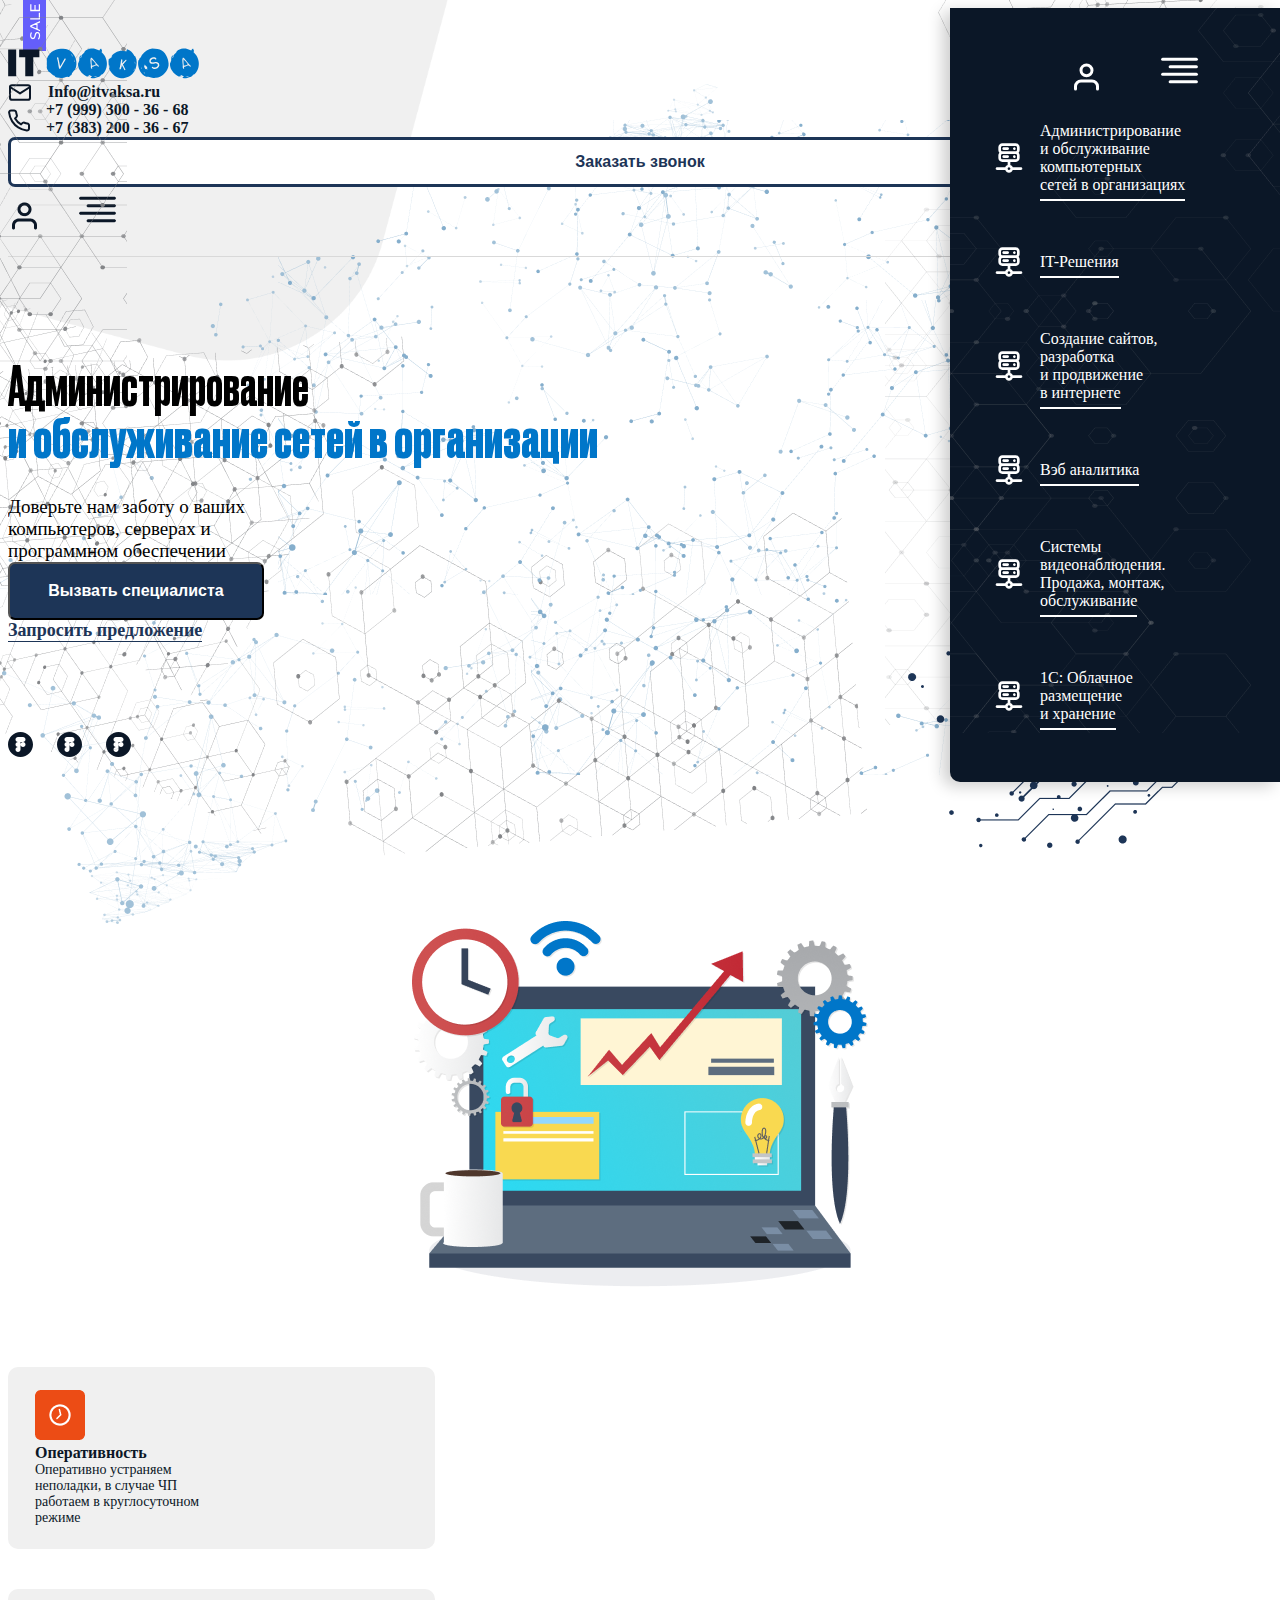
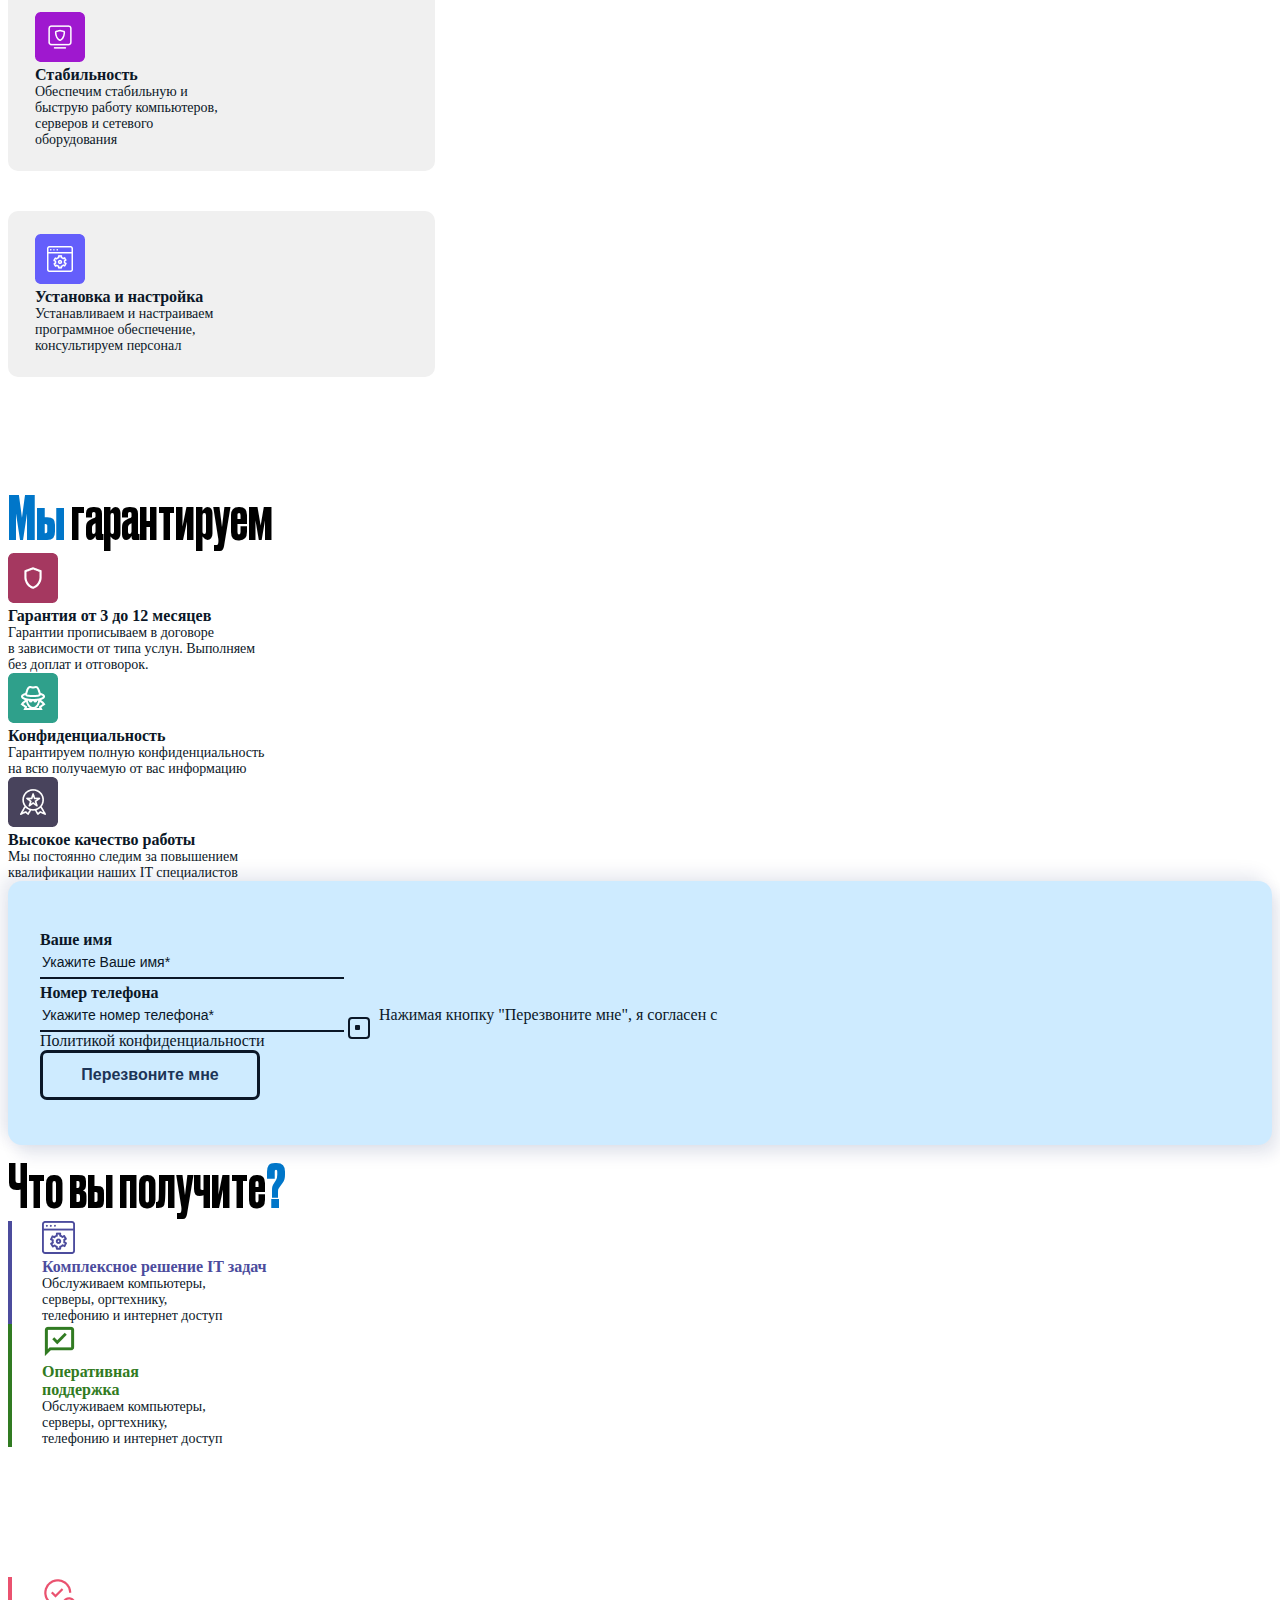
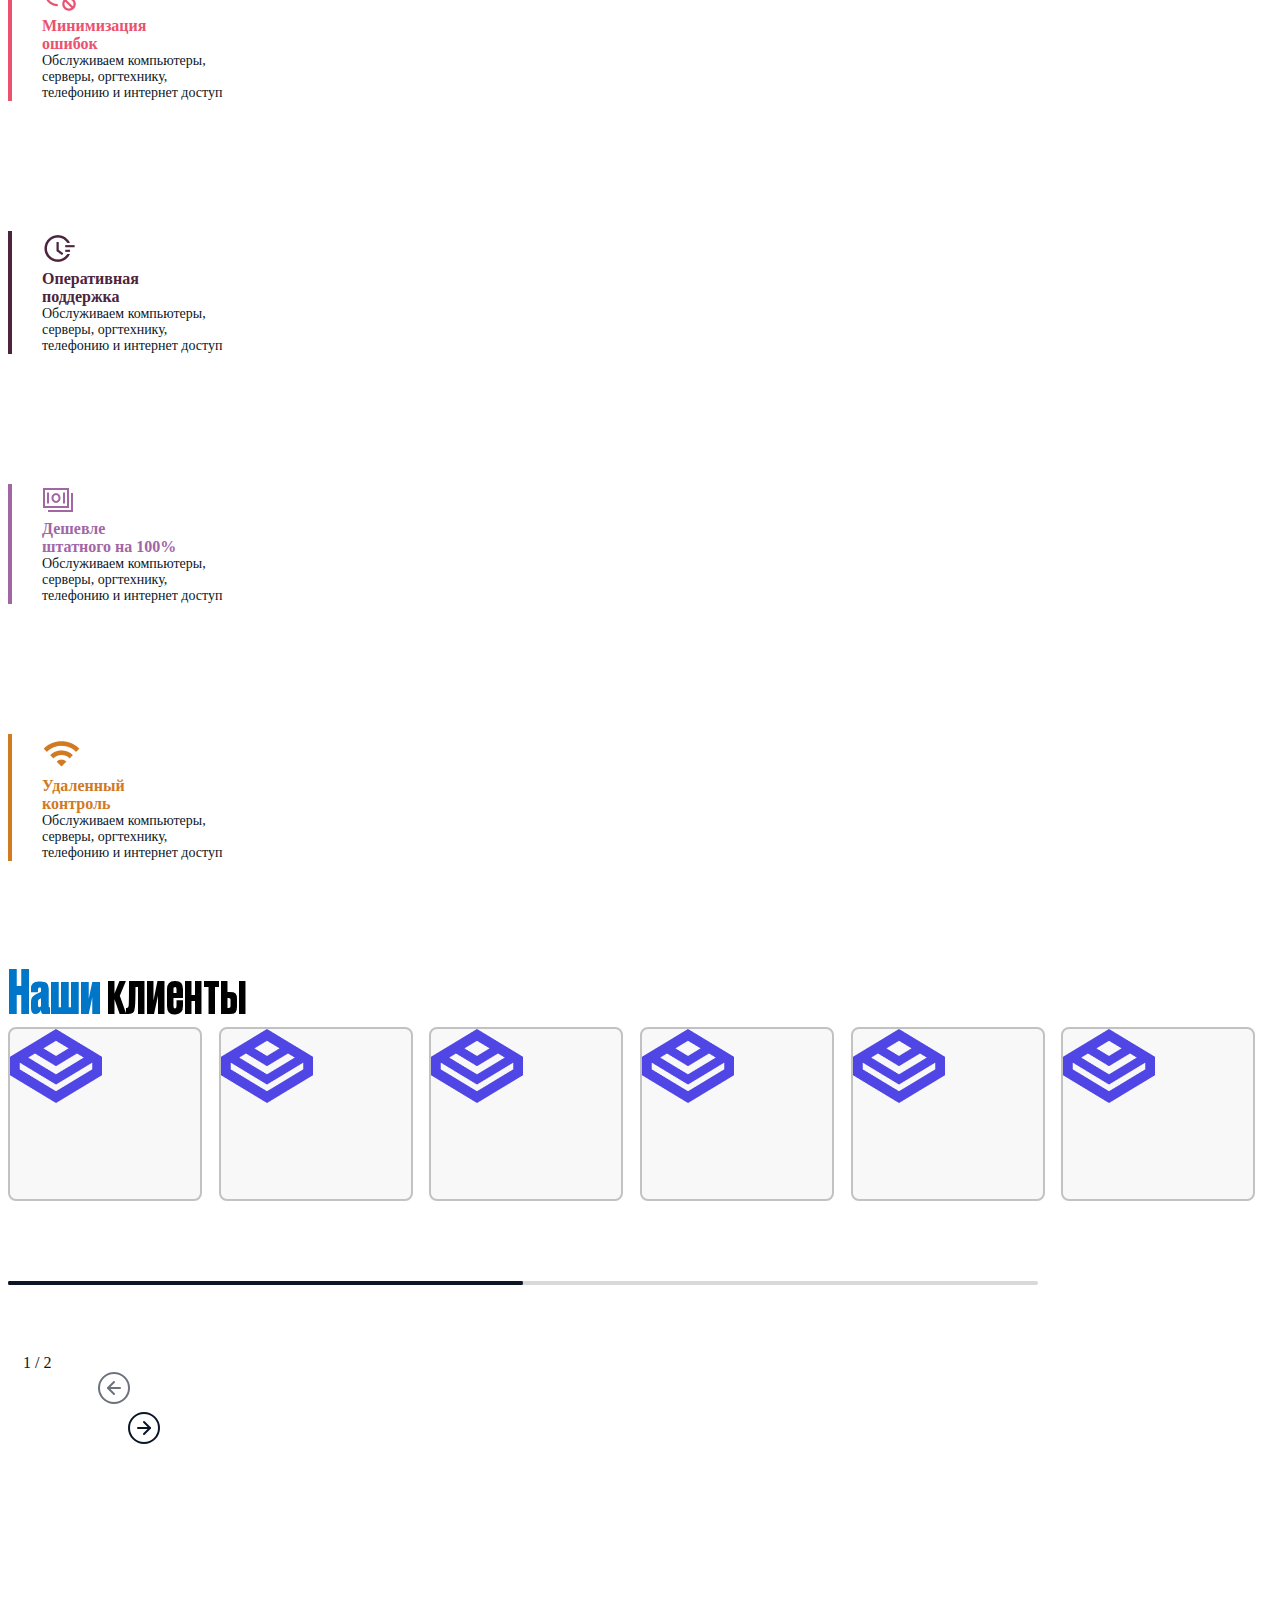
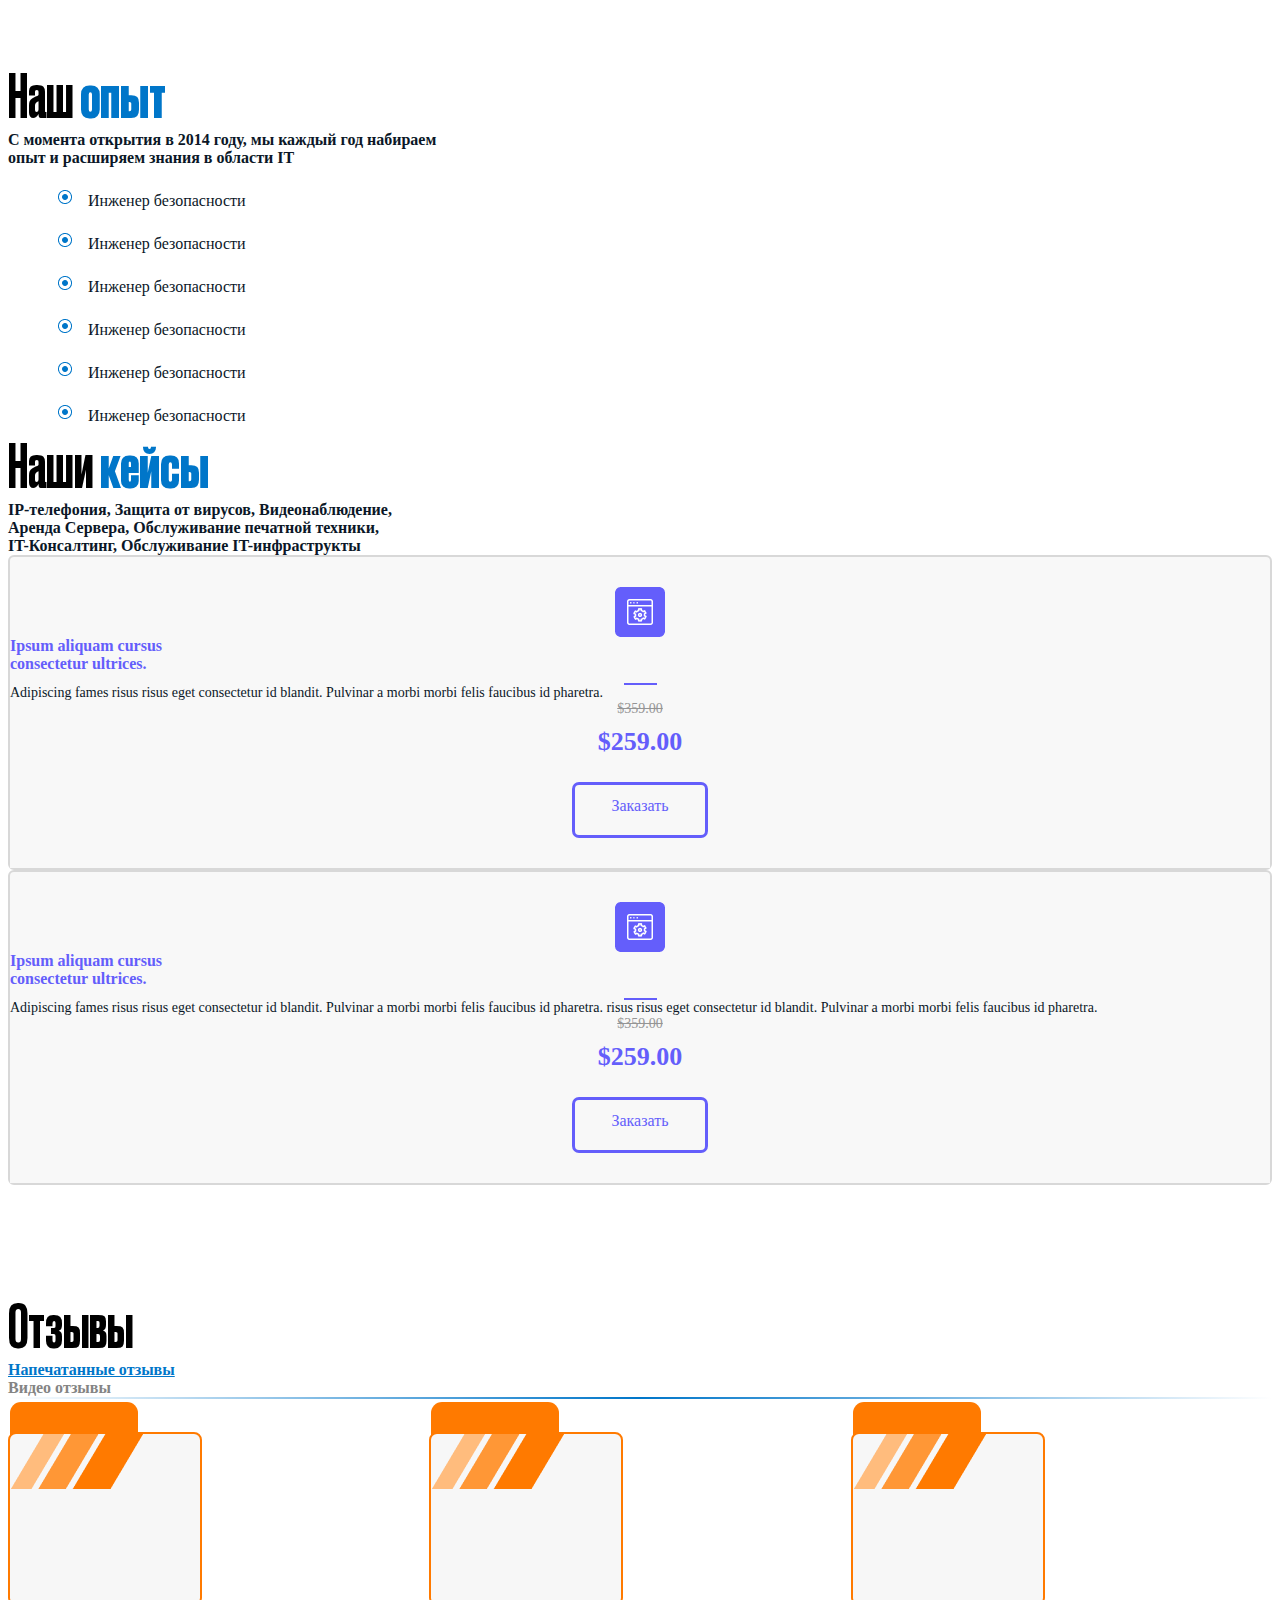
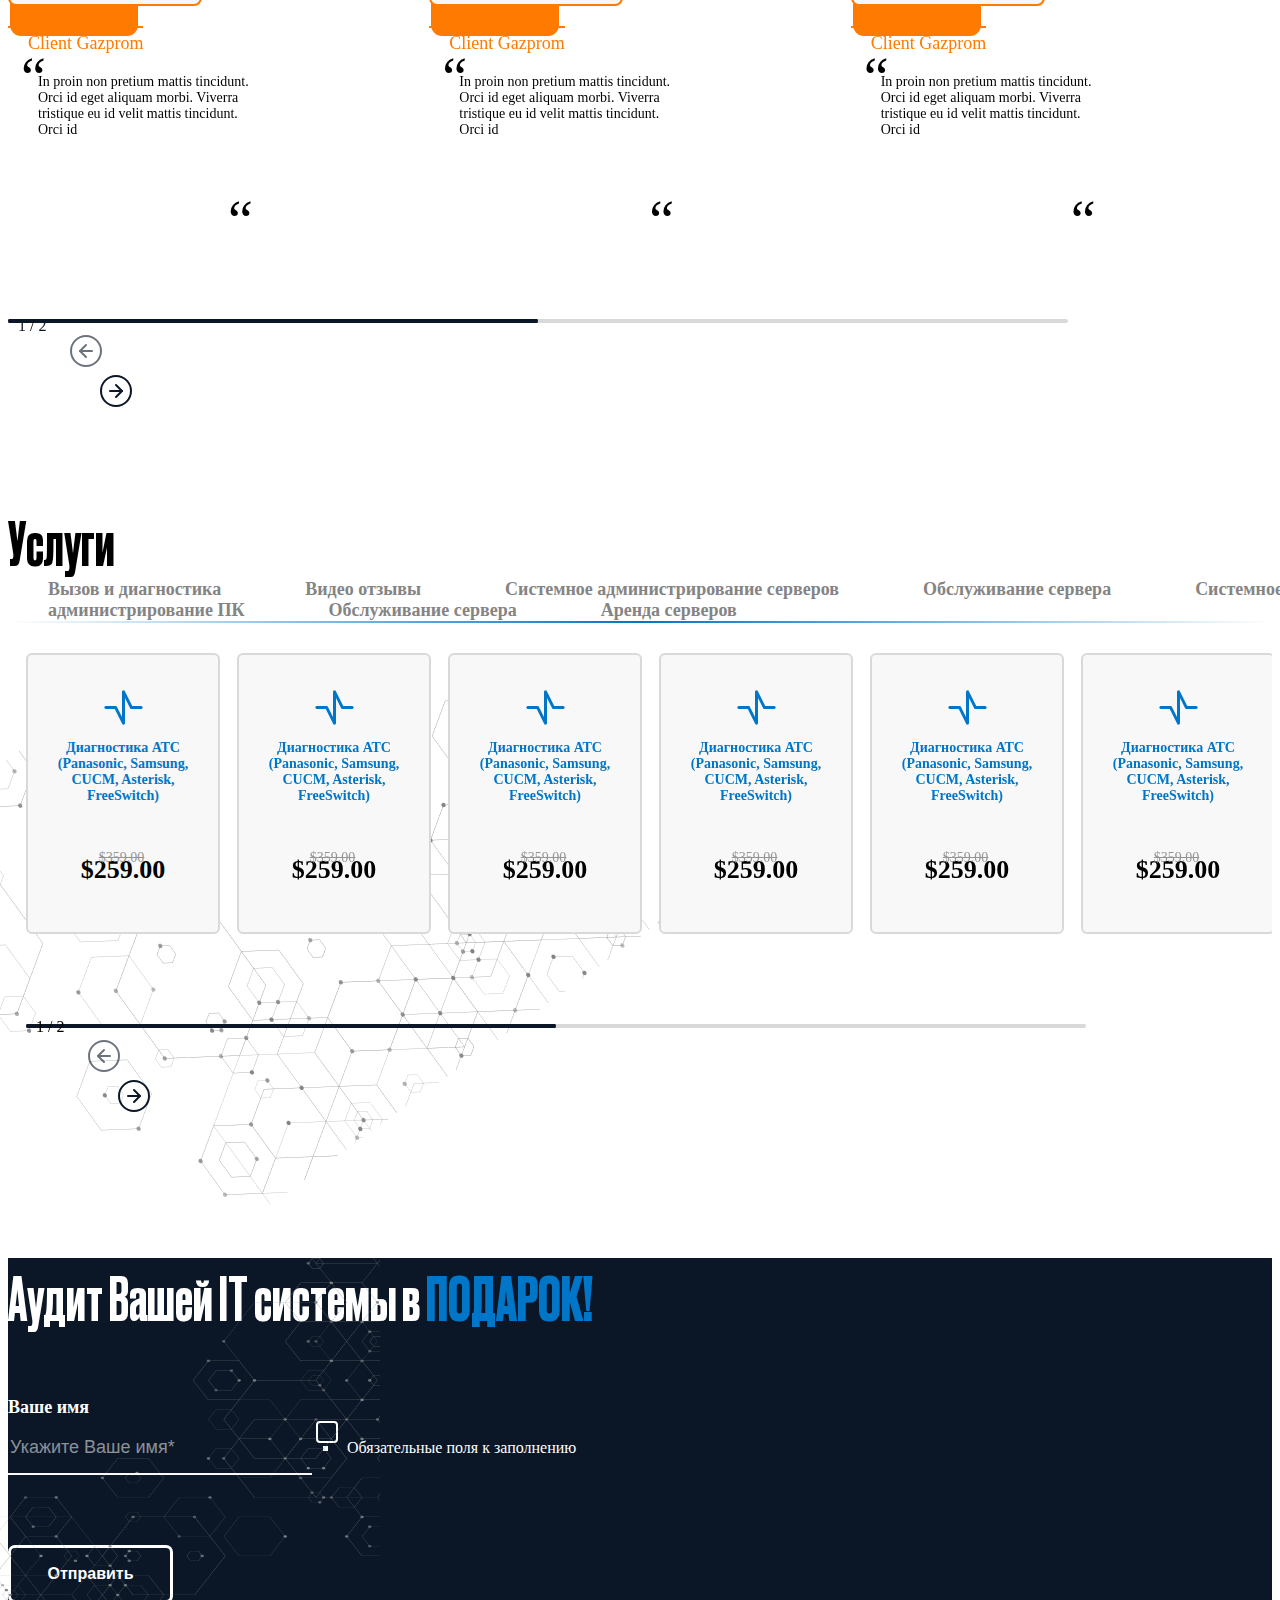
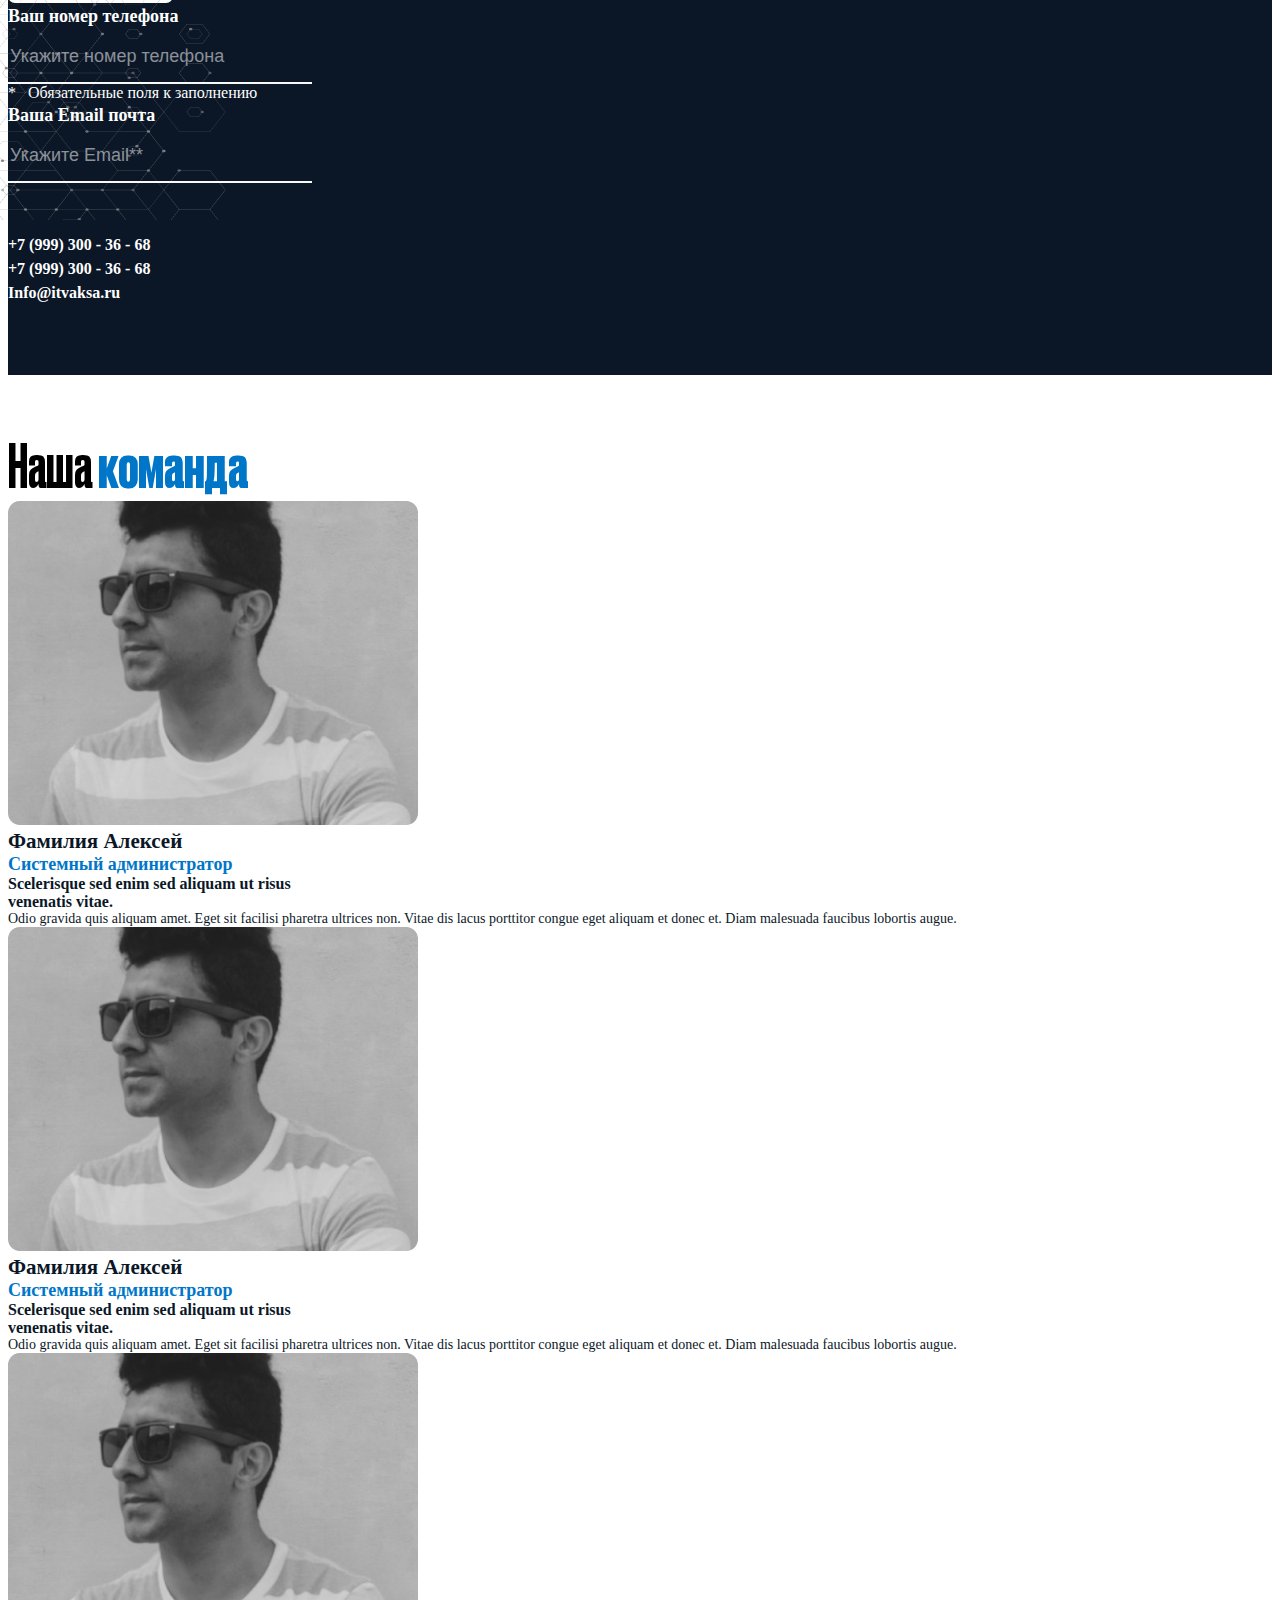
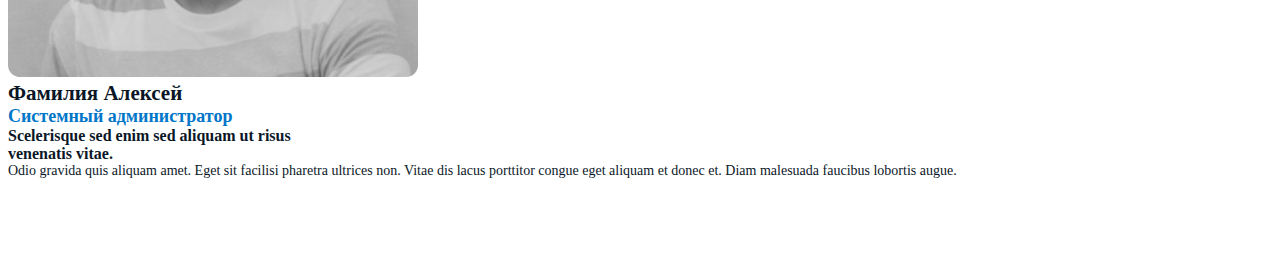
<file: index2.html>
<!doctype html>
<html lang="en">
<head>
    <meta charset="UTF-8">
    <meta name="viewport"
          content="width=device-width, user-scalable=no, initial-scale=1.0, maximum-scale=1.0, minimum-scale=1.0">
    <meta http-equiv="X-UA-Compatible" content="ie=edge">
    <title>Document</title>
    <link href="https://cdn.jsdelivr.net/npm/bootstrap@5.2.3/dist/css/bootstrap.min.css" rel="stylesheet"
          integrity="sha384-rbsA2VBKQhggwzxH7pPCaAqO46MgnOM80zW1RWuH61DGLwZJEdK2Kadq2F9CUG65" crossorigin="anonymous">
</head>
<link rel="stylesheet" href="sitetpl/default/swiper-bundle.min.css">
<link rel="stylesheet" href="sitetpl/default/style.css">
<script src="lib2/swiper-bundle.min.js"></script>
</head>
<body>
<div class="nav-menu-block d-none">
    <div class="nav-menu__icon-wrapper d-flex  align-items-center">
        <img class="user-icon" src="image/user.svg" alt="">
        <img class="burger-icon" src="image/burger.svg" alt="">

    </div>
    <nav class="nav-menu">
        <ul>
            <li class="nav-menu__item">
                <a class="nav-menu__links" href="">
                    Администрирование <br>
                    и обслуживание <br>
                    компьютерных <br>
                    сетей в организациях <br>
                </a>
                <svg width="28" height="30" viewBox="0 0 28 30" fill="none" xmlns="http://www.w3.org/2000/svg">
                    <path d="M8.66699 6.99992H12.667C13.0206 6.99992 13.3598 6.85944 13.6098 6.60939C13.8598 6.35935 14.0003 6.02021 14.0003 5.66659C14.0003 5.31296 13.8598 4.97382 13.6098 4.72378C13.3598 4.47373 13.0206 4.33325 12.667 4.33325H8.66699C8.31337 4.33325 7.97423 4.47373 7.72418 4.72378C7.47413 4.97382 7.33366 5.31296 7.33366 5.66659C7.33366 6.02021 7.47413 6.35935 7.72418 6.60939C7.97423 6.85944 8.31337 6.99992 8.66699 6.99992ZM19.3337 6.99992C19.5974 6.99992 19.8552 6.92172 20.0744 6.77521C20.2937 6.6287 20.4646 6.42046 20.5655 6.17683C20.6664 5.9332 20.6928 5.66511 20.6414 5.40647C20.5899 5.14782 20.4629 4.91025 20.2765 4.72378C20.09 4.53731 19.8524 4.41032 19.5938 4.35887C19.3351 4.30742 19.067 4.33383 18.8234 4.43475C18.5798 4.53566 18.3715 4.70656 18.225 4.92583C18.0785 5.14509 18.0003 5.40288 18.0003 5.66659C18.0003 6.02021 18.1408 6.35935 18.3909 6.60939C18.6409 6.85944 18.98 6.99992 19.3337 6.99992ZM19.3337 12.3333C19.07 12.3333 18.8122 12.4115 18.5929 12.558C18.3736 12.7045 18.2027 12.9127 18.1018 13.1563C18.0009 13.4 17.9745 13.6681 18.0259 13.9267C18.0774 14.1853 18.2044 14.4229 18.3909 14.6094C18.5773 14.7959 18.8149 14.9229 19.0735 14.9743C19.3322 15.0257 19.6003 14.9993 19.8439 14.8984C20.0875 14.7975 20.2958 14.6266 20.4423 14.4073C20.5888 14.1881 20.667 13.9303 20.667 13.6666C20.667 13.313 20.5265 12.9738 20.2765 12.7238C20.0264 12.4737 19.6873 12.3333 19.3337 12.3333ZM26.0003 24.3333H17.7603C17.5612 23.7741 17.2402 23.2662 16.8205 22.8465C16.4007 22.4267 15.8929 22.1057 15.3337 21.9066V18.9999H20.667C21.7279 18.9999 22.7453 18.5785 23.4954 17.8283C24.2456 17.0782 24.667 16.0608 24.667 14.9999V12.3333C24.6611 11.3465 24.2907 10.3968 23.627 9.66659C24.2907 8.9364 24.6611 7.98666 24.667 6.99992V4.33325C24.667 3.27239 24.2456 2.25497 23.4954 1.50482C22.7453 0.754679 21.7279 0.333252 20.667 0.333252H7.33366C6.27279 0.333252 5.25538 0.754679 4.50523 1.50482C3.75509 2.25497 3.33366 3.27239 3.33366 4.33325V6.99992C3.33954 7.98666 3.70994 8.9364 4.37366 9.66659C3.70994 10.3968 3.33954 11.3465 3.33366 12.3333V14.9999C3.33366 16.0608 3.75509 17.0782 4.50523 17.8283C5.25538 18.5785 6.27279 18.9999 7.33366 18.9999H12.667V21.9066C12.1078 22.1057 11.5999 22.4267 11.1802 22.8465C10.7605 23.2662 10.4394 23.7741 10.2403 24.3333H2.00033C1.6467 24.3333 1.30756 24.4737 1.05752 24.7238C0.807468 24.9738 0.666992 25.313 0.666992 25.6666C0.666992 26.0202 0.807468 26.3593 1.05752 26.6094C1.30756 26.8594 1.6467 26.9999 2.00033 26.9999H10.2403C10.5206 27.7721 11.0318 28.4393 11.7045 28.9108C12.3773 29.3823 13.1788 29.6352 14.0003 29.6352C14.8218 29.6352 15.6234 29.3823 16.2961 28.9108C16.9688 28.4393 17.4801 27.7721 17.7603 26.9999H26.0003C26.3539 26.9999 26.6931 26.8594 26.9431 26.6094C27.1932 26.3593 27.3337 26.0202 27.3337 25.6666C27.3337 25.313 27.1932 24.9738 26.9431 24.7238C26.6931 24.4737 26.3539 24.3333 26.0003 24.3333ZM6.00033 4.33325C6.00033 3.97963 6.1408 3.64049 6.39085 3.39044C6.6409 3.14039 6.98004 2.99992 7.33366 2.99992H20.667C21.0206 2.99992 21.3598 3.14039 21.6098 3.39044C21.8599 3.64049 22.0003 3.97963 22.0003 4.33325V6.99992C22.0003 7.35354 21.8599 7.69268 21.6098 7.94273C21.3598 8.19278 21.0206 8.33325 20.667 8.33325H7.33366C6.98004 8.33325 6.6409 8.19278 6.39085 7.94273C6.1408 7.69268 6.00033 7.35354 6.00033 6.99992V4.33325ZM7.33366 16.3333C6.98004 16.3333 6.6409 16.1928 6.39085 15.9427C6.1408 15.6927 6.00033 15.3535 6.00033 14.9999V12.3333C6.00033 11.9796 6.1408 11.6405 6.39085 11.3904C6.6409 11.1404 6.98004 10.9999 7.33366 10.9999H20.667C21.0206 10.9999 21.3598 11.1404 21.6098 11.3904C21.8599 11.6405 22.0003 11.9796 22.0003 12.3333V14.9999C22.0003 15.3535 21.8599 15.6927 21.6098 15.9427C21.3598 16.1928 21.0206 16.3333 20.667 16.3333H7.33366ZM14.0003 26.9999C13.7366 26.9999 13.4788 26.9217 13.2596 26.7752C13.0403 26.6287 12.8694 26.4205 12.7685 26.1768C12.6676 25.9332 12.6412 25.6651 12.6926 25.4065C12.7441 25.1478 12.871 24.9102 13.0575 24.7238C13.244 24.5373 13.4816 24.4103 13.7402 24.3589C13.9988 24.3074 14.2669 24.3338 14.5106 24.4347C14.7542 24.5357 14.9624 24.7066 15.109 24.9258C15.2555 25.1451 15.3337 25.4029 15.3337 25.6666C15.3337 26.0202 15.1932 26.3593 14.9431 26.6094C14.6931 26.8594 14.3539 26.9999 14.0003 26.9999ZM12.667 12.3333H8.66699C8.31337 12.3333 7.97423 12.4737 7.72418 12.7238C7.47413 12.9738 7.33366 13.313 7.33366 13.6666C7.33366 14.0202 7.47413 14.3593 7.72418 14.6094C7.97423 14.8594 8.31337 14.9999 8.66699 14.9999H12.667C13.0206 14.9999 13.3598 14.8594 13.6098 14.6094C13.8598 14.3593 14.0003 14.0202 14.0003 13.6666C14.0003 13.313 13.8598 12.9738 13.6098 12.7238C13.3598 12.4737 13.0206 12.3333 12.667 12.3333Z"
                          fill="#ffffff"/>
                </svg>
            </li>
            <li class="nav-menu__item">
                <a class="nav-menu__links" href="">
                    IT-Решения
                </a>
                <svg width="28" height="30" viewBox="0 0 28 30" fill="none" xmlns="http://www.w3.org/2000/svg">
                    <path d="M8.66699 6.99992H12.667C13.0206 6.99992 13.3598 6.85944 13.6098 6.60939C13.8598 6.35935 14.0003 6.02021 14.0003 5.66659C14.0003 5.31296 13.8598 4.97382 13.6098 4.72378C13.3598 4.47373 13.0206 4.33325 12.667 4.33325H8.66699C8.31337 4.33325 7.97423 4.47373 7.72418 4.72378C7.47413 4.97382 7.33366 5.31296 7.33366 5.66659C7.33366 6.02021 7.47413 6.35935 7.72418 6.60939C7.97423 6.85944 8.31337 6.99992 8.66699 6.99992ZM19.3337 6.99992C19.5974 6.99992 19.8552 6.92172 20.0744 6.77521C20.2937 6.6287 20.4646 6.42046 20.5655 6.17683C20.6664 5.9332 20.6928 5.66511 20.6414 5.40647C20.5899 5.14782 20.4629 4.91025 20.2765 4.72378C20.09 4.53731 19.8524 4.41032 19.5938 4.35887C19.3351 4.30742 19.067 4.33383 18.8234 4.43475C18.5798 4.53566 18.3715 4.70656 18.225 4.92583C18.0785 5.14509 18.0003 5.40288 18.0003 5.66659C18.0003 6.02021 18.1408 6.35935 18.3909 6.60939C18.6409 6.85944 18.98 6.99992 19.3337 6.99992ZM19.3337 12.3333C19.07 12.3333 18.8122 12.4115 18.5929 12.558C18.3736 12.7045 18.2027 12.9127 18.1018 13.1563C18.0009 13.4 17.9745 13.6681 18.0259 13.9267C18.0774 14.1853 18.2044 14.4229 18.3909 14.6094C18.5773 14.7959 18.8149 14.9229 19.0735 14.9743C19.3322 15.0257 19.6003 14.9993 19.8439 14.8984C20.0875 14.7975 20.2958 14.6266 20.4423 14.4073C20.5888 14.1881 20.667 13.9303 20.667 13.6666C20.667 13.313 20.5265 12.9738 20.2765 12.7238C20.0264 12.4737 19.6873 12.3333 19.3337 12.3333ZM26.0003 24.3333H17.7603C17.5612 23.7741 17.2402 23.2662 16.8205 22.8465C16.4007 22.4267 15.8929 22.1057 15.3337 21.9066V18.9999H20.667C21.7279 18.9999 22.7453 18.5785 23.4954 17.8283C24.2456 17.0782 24.667 16.0608 24.667 14.9999V12.3333C24.6611 11.3465 24.2907 10.3968 23.627 9.66659C24.2907 8.9364 24.6611 7.98666 24.667 6.99992V4.33325C24.667 3.27239 24.2456 2.25497 23.4954 1.50482C22.7453 0.754679 21.7279 0.333252 20.667 0.333252H7.33366C6.27279 0.333252 5.25538 0.754679 4.50523 1.50482C3.75509 2.25497 3.33366 3.27239 3.33366 4.33325V6.99992C3.33954 7.98666 3.70994 8.9364 4.37366 9.66659C3.70994 10.3968 3.33954 11.3465 3.33366 12.3333V14.9999C3.33366 16.0608 3.75509 17.0782 4.50523 17.8283C5.25538 18.5785 6.27279 18.9999 7.33366 18.9999H12.667V21.9066C12.1078 22.1057 11.5999 22.4267 11.1802 22.8465C10.7605 23.2662 10.4394 23.7741 10.2403 24.3333H2.00033C1.6467 24.3333 1.30756 24.4737 1.05752 24.7238C0.807468 24.9738 0.666992 25.313 0.666992 25.6666C0.666992 26.0202 0.807468 26.3593 1.05752 26.6094C1.30756 26.8594 1.6467 26.9999 2.00033 26.9999H10.2403C10.5206 27.7721 11.0318 28.4393 11.7045 28.9108C12.3773 29.3823 13.1788 29.6352 14.0003 29.6352C14.8218 29.6352 15.6234 29.3823 16.2961 28.9108C16.9688 28.4393 17.4801 27.7721 17.7603 26.9999H26.0003C26.3539 26.9999 26.6931 26.8594 26.9431 26.6094C27.1932 26.3593 27.3337 26.0202 27.3337 25.6666C27.3337 25.313 27.1932 24.9738 26.9431 24.7238C26.6931 24.4737 26.3539 24.3333 26.0003 24.3333ZM6.00033 4.33325C6.00033 3.97963 6.1408 3.64049 6.39085 3.39044C6.6409 3.14039 6.98004 2.99992 7.33366 2.99992H20.667C21.0206 2.99992 21.3598 3.14039 21.6098 3.39044C21.8599 3.64049 22.0003 3.97963 22.0003 4.33325V6.99992C22.0003 7.35354 21.8599 7.69268 21.6098 7.94273C21.3598 8.19278 21.0206 8.33325 20.667 8.33325H7.33366C6.98004 8.33325 6.6409 8.19278 6.39085 7.94273C6.1408 7.69268 6.00033 7.35354 6.00033 6.99992V4.33325ZM7.33366 16.3333C6.98004 16.3333 6.6409 16.1928 6.39085 15.9427C6.1408 15.6927 6.00033 15.3535 6.00033 14.9999V12.3333C6.00033 11.9796 6.1408 11.6405 6.39085 11.3904C6.6409 11.1404 6.98004 10.9999 7.33366 10.9999H20.667C21.0206 10.9999 21.3598 11.1404 21.6098 11.3904C21.8599 11.6405 22.0003 11.9796 22.0003 12.3333V14.9999C22.0003 15.3535 21.8599 15.6927 21.6098 15.9427C21.3598 16.1928 21.0206 16.3333 20.667 16.3333H7.33366ZM14.0003 26.9999C13.7366 26.9999 13.4788 26.9217 13.2596 26.7752C13.0403 26.6287 12.8694 26.4205 12.7685 26.1768C12.6676 25.9332 12.6412 25.6651 12.6926 25.4065C12.7441 25.1478 12.871 24.9102 13.0575 24.7238C13.244 24.5373 13.4816 24.4103 13.7402 24.3589C13.9988 24.3074 14.2669 24.3338 14.5106 24.4347C14.7542 24.5357 14.9624 24.7066 15.109 24.9258C15.2555 25.1451 15.3337 25.4029 15.3337 25.6666C15.3337 26.0202 15.1932 26.3593 14.9431 26.6094C14.6931 26.8594 14.3539 26.9999 14.0003 26.9999ZM12.667 12.3333H8.66699C8.31337 12.3333 7.97423 12.4737 7.72418 12.7238C7.47413 12.9738 7.33366 13.313 7.33366 13.6666C7.33366 14.0202 7.47413 14.3593 7.72418 14.6094C7.97423 14.8594 8.31337 14.9999 8.66699 14.9999H12.667C13.0206 14.9999 13.3598 14.8594 13.6098 14.6094C13.8598 14.3593 14.0003 14.0202 14.0003 13.6666C14.0003 13.313 13.8598 12.9738 13.6098 12.7238C13.3598 12.4737 13.0206 12.3333 12.667 12.3333Z"
                          fill="#ffffff"/>
                </svg>
            </li>
            <li class="nav-menu__item">
                <a class="nav-menu__links" href="">
                    Создание сайтов, <br>
                    разработка <br>
                    и продвижение <br>
                    в интернете <br>
                </a>
                <svg width="28" height="30" viewBox="0 0 28 30" fill="none" xmlns="http://www.w3.org/2000/svg">
                    <path d="M8.66699 6.99992H12.667C13.0206 6.99992 13.3598 6.85944 13.6098 6.60939C13.8598 6.35935 14.0003 6.02021 14.0003 5.66659C14.0003 5.31296 13.8598 4.97382 13.6098 4.72378C13.3598 4.47373 13.0206 4.33325 12.667 4.33325H8.66699C8.31337 4.33325 7.97423 4.47373 7.72418 4.72378C7.47413 4.97382 7.33366 5.31296 7.33366 5.66659C7.33366 6.02021 7.47413 6.35935 7.72418 6.60939C7.97423 6.85944 8.31337 6.99992 8.66699 6.99992ZM19.3337 6.99992C19.5974 6.99992 19.8552 6.92172 20.0744 6.77521C20.2937 6.6287 20.4646 6.42046 20.5655 6.17683C20.6664 5.9332 20.6928 5.66511 20.6414 5.40647C20.5899 5.14782 20.4629 4.91025 20.2765 4.72378C20.09 4.53731 19.8524 4.41032 19.5938 4.35887C19.3351 4.30742 19.067 4.33383 18.8234 4.43475C18.5798 4.53566 18.3715 4.70656 18.225 4.92583C18.0785 5.14509 18.0003 5.40288 18.0003 5.66659C18.0003 6.02021 18.1408 6.35935 18.3909 6.60939C18.6409 6.85944 18.98 6.99992 19.3337 6.99992ZM19.3337 12.3333C19.07 12.3333 18.8122 12.4115 18.5929 12.558C18.3736 12.7045 18.2027 12.9127 18.1018 13.1563C18.0009 13.4 17.9745 13.6681 18.0259 13.9267C18.0774 14.1853 18.2044 14.4229 18.3909 14.6094C18.5773 14.7959 18.8149 14.9229 19.0735 14.9743C19.3322 15.0257 19.6003 14.9993 19.8439 14.8984C20.0875 14.7975 20.2958 14.6266 20.4423 14.4073C20.5888 14.1881 20.667 13.9303 20.667 13.6666C20.667 13.313 20.5265 12.9738 20.2765 12.7238C20.0264 12.4737 19.6873 12.3333 19.3337 12.3333ZM26.0003 24.3333H17.7603C17.5612 23.7741 17.2402 23.2662 16.8205 22.8465C16.4007 22.4267 15.8929 22.1057 15.3337 21.9066V18.9999H20.667C21.7279 18.9999 22.7453 18.5785 23.4954 17.8283C24.2456 17.0782 24.667 16.0608 24.667 14.9999V12.3333C24.6611 11.3465 24.2907 10.3968 23.627 9.66659C24.2907 8.9364 24.6611 7.98666 24.667 6.99992V4.33325C24.667 3.27239 24.2456 2.25497 23.4954 1.50482C22.7453 0.754679 21.7279 0.333252 20.667 0.333252H7.33366C6.27279 0.333252 5.25538 0.754679 4.50523 1.50482C3.75509 2.25497 3.33366 3.27239 3.33366 4.33325V6.99992C3.33954 7.98666 3.70994 8.9364 4.37366 9.66659C3.70994 10.3968 3.33954 11.3465 3.33366 12.3333V14.9999C3.33366 16.0608 3.75509 17.0782 4.50523 17.8283C5.25538 18.5785 6.27279 18.9999 7.33366 18.9999H12.667V21.9066C12.1078 22.1057 11.5999 22.4267 11.1802 22.8465C10.7605 23.2662 10.4394 23.7741 10.2403 24.3333H2.00033C1.6467 24.3333 1.30756 24.4737 1.05752 24.7238C0.807468 24.9738 0.666992 25.313 0.666992 25.6666C0.666992 26.0202 0.807468 26.3593 1.05752 26.6094C1.30756 26.8594 1.6467 26.9999 2.00033 26.9999H10.2403C10.5206 27.7721 11.0318 28.4393 11.7045 28.9108C12.3773 29.3823 13.1788 29.6352 14.0003 29.6352C14.8218 29.6352 15.6234 29.3823 16.2961 28.9108C16.9688 28.4393 17.4801 27.7721 17.7603 26.9999H26.0003C26.3539 26.9999 26.6931 26.8594 26.9431 26.6094C27.1932 26.3593 27.3337 26.0202 27.3337 25.6666C27.3337 25.313 27.1932 24.9738 26.9431 24.7238C26.6931 24.4737 26.3539 24.3333 26.0003 24.3333ZM6.00033 4.33325C6.00033 3.97963 6.1408 3.64049 6.39085 3.39044C6.6409 3.14039 6.98004 2.99992 7.33366 2.99992H20.667C21.0206 2.99992 21.3598 3.14039 21.6098 3.39044C21.8599 3.64049 22.0003 3.97963 22.0003 4.33325V6.99992C22.0003 7.35354 21.8599 7.69268 21.6098 7.94273C21.3598 8.19278 21.0206 8.33325 20.667 8.33325H7.33366C6.98004 8.33325 6.6409 8.19278 6.39085 7.94273C6.1408 7.69268 6.00033 7.35354 6.00033 6.99992V4.33325ZM7.33366 16.3333C6.98004 16.3333 6.6409 16.1928 6.39085 15.9427C6.1408 15.6927 6.00033 15.3535 6.00033 14.9999V12.3333C6.00033 11.9796 6.1408 11.6405 6.39085 11.3904C6.6409 11.1404 6.98004 10.9999 7.33366 10.9999H20.667C21.0206 10.9999 21.3598 11.1404 21.6098 11.3904C21.8599 11.6405 22.0003 11.9796 22.0003 12.3333V14.9999C22.0003 15.3535 21.8599 15.6927 21.6098 15.9427C21.3598 16.1928 21.0206 16.3333 20.667 16.3333H7.33366ZM14.0003 26.9999C13.7366 26.9999 13.4788 26.9217 13.2596 26.7752C13.0403 26.6287 12.8694 26.4205 12.7685 26.1768C12.6676 25.9332 12.6412 25.6651 12.6926 25.4065C12.7441 25.1478 12.871 24.9102 13.0575 24.7238C13.244 24.5373 13.4816 24.4103 13.7402 24.3589C13.9988 24.3074 14.2669 24.3338 14.5106 24.4347C14.7542 24.5357 14.9624 24.7066 15.109 24.9258C15.2555 25.1451 15.3337 25.4029 15.3337 25.6666C15.3337 26.0202 15.1932 26.3593 14.9431 26.6094C14.6931 26.8594 14.3539 26.9999 14.0003 26.9999ZM12.667 12.3333H8.66699C8.31337 12.3333 7.97423 12.4737 7.72418 12.7238C7.47413 12.9738 7.33366 13.313 7.33366 13.6666C7.33366 14.0202 7.47413 14.3593 7.72418 14.6094C7.97423 14.8594 8.31337 14.9999 8.66699 14.9999H12.667C13.0206 14.9999 13.3598 14.8594 13.6098 14.6094C13.8598 14.3593 14.0003 14.0202 14.0003 13.6666C14.0003 13.313 13.8598 12.9738 13.6098 12.7238C13.3598 12.4737 13.0206 12.3333 12.667 12.3333Z"
                          fill="#ffffff"/>
                </svg>
            </li>
            <li class="nav-menu__item">
                <a class="nav-menu__links" href="">
                    Вэб аналитика
                </a>
                <svg width="28" height="30" viewBox="0 0 28 30" fill="none" xmlns="http://www.w3.org/2000/svg">
                    <path d="M8.66699 6.99992H12.667C13.0206 6.99992 13.3598 6.85944 13.6098 6.60939C13.8598 6.35935 14.0003 6.02021 14.0003 5.66659C14.0003 5.31296 13.8598 4.97382 13.6098 4.72378C13.3598 4.47373 13.0206 4.33325 12.667 4.33325H8.66699C8.31337 4.33325 7.97423 4.47373 7.72418 4.72378C7.47413 4.97382 7.33366 5.31296 7.33366 5.66659C7.33366 6.02021 7.47413 6.35935 7.72418 6.60939C7.97423 6.85944 8.31337 6.99992 8.66699 6.99992ZM19.3337 6.99992C19.5974 6.99992 19.8552 6.92172 20.0744 6.77521C20.2937 6.6287 20.4646 6.42046 20.5655 6.17683C20.6664 5.9332 20.6928 5.66511 20.6414 5.40647C20.5899 5.14782 20.4629 4.91025 20.2765 4.72378C20.09 4.53731 19.8524 4.41032 19.5938 4.35887C19.3351 4.30742 19.067 4.33383 18.8234 4.43475C18.5798 4.53566 18.3715 4.70656 18.225 4.92583C18.0785 5.14509 18.0003 5.40288 18.0003 5.66659C18.0003 6.02021 18.1408 6.35935 18.3909 6.60939C18.6409 6.85944 18.98 6.99992 19.3337 6.99992ZM19.3337 12.3333C19.07 12.3333 18.8122 12.4115 18.5929 12.558C18.3736 12.7045 18.2027 12.9127 18.1018 13.1563C18.0009 13.4 17.9745 13.6681 18.0259 13.9267C18.0774 14.1853 18.2044 14.4229 18.3909 14.6094C18.5773 14.7959 18.8149 14.9229 19.0735 14.9743C19.3322 15.0257 19.6003 14.9993 19.8439 14.8984C20.0875 14.7975 20.2958 14.6266 20.4423 14.4073C20.5888 14.1881 20.667 13.9303 20.667 13.6666C20.667 13.313 20.5265 12.9738 20.2765 12.7238C20.0264 12.4737 19.6873 12.3333 19.3337 12.3333ZM26.0003 24.3333H17.7603C17.5612 23.7741 17.2402 23.2662 16.8205 22.8465C16.4007 22.4267 15.8929 22.1057 15.3337 21.9066V18.9999H20.667C21.7279 18.9999 22.7453 18.5785 23.4954 17.8283C24.2456 17.0782 24.667 16.0608 24.667 14.9999V12.3333C24.6611 11.3465 24.2907 10.3968 23.627 9.66659C24.2907 8.9364 24.6611 7.98666 24.667 6.99992V4.33325C24.667 3.27239 24.2456 2.25497 23.4954 1.50482C22.7453 0.754679 21.7279 0.333252 20.667 0.333252H7.33366C6.27279 0.333252 5.25538 0.754679 4.50523 1.50482C3.75509 2.25497 3.33366 3.27239 3.33366 4.33325V6.99992C3.33954 7.98666 3.70994 8.9364 4.37366 9.66659C3.70994 10.3968 3.33954 11.3465 3.33366 12.3333V14.9999C3.33366 16.0608 3.75509 17.0782 4.50523 17.8283C5.25538 18.5785 6.27279 18.9999 7.33366 18.9999H12.667V21.9066C12.1078 22.1057 11.5999 22.4267 11.1802 22.8465C10.7605 23.2662 10.4394 23.7741 10.2403 24.3333H2.00033C1.6467 24.3333 1.30756 24.4737 1.05752 24.7238C0.807468 24.9738 0.666992 25.313 0.666992 25.6666C0.666992 26.0202 0.807468 26.3593 1.05752 26.6094C1.30756 26.8594 1.6467 26.9999 2.00033 26.9999H10.2403C10.5206 27.7721 11.0318 28.4393 11.7045 28.9108C12.3773 29.3823 13.1788 29.6352 14.0003 29.6352C14.8218 29.6352 15.6234 29.3823 16.2961 28.9108C16.9688 28.4393 17.4801 27.7721 17.7603 26.9999H26.0003C26.3539 26.9999 26.6931 26.8594 26.9431 26.6094C27.1932 26.3593 27.3337 26.0202 27.3337 25.6666C27.3337 25.313 27.1932 24.9738 26.9431 24.7238C26.6931 24.4737 26.3539 24.3333 26.0003 24.3333ZM6.00033 4.33325C6.00033 3.97963 6.1408 3.64049 6.39085 3.39044C6.6409 3.14039 6.98004 2.99992 7.33366 2.99992H20.667C21.0206 2.99992 21.3598 3.14039 21.6098 3.39044C21.8599 3.64049 22.0003 3.97963 22.0003 4.33325V6.99992C22.0003 7.35354 21.8599 7.69268 21.6098 7.94273C21.3598 8.19278 21.0206 8.33325 20.667 8.33325H7.33366C6.98004 8.33325 6.6409 8.19278 6.39085 7.94273C6.1408 7.69268 6.00033 7.35354 6.00033 6.99992V4.33325ZM7.33366 16.3333C6.98004 16.3333 6.6409 16.1928 6.39085 15.9427C6.1408 15.6927 6.00033 15.3535 6.00033 14.9999V12.3333C6.00033 11.9796 6.1408 11.6405 6.39085 11.3904C6.6409 11.1404 6.98004 10.9999 7.33366 10.9999H20.667C21.0206 10.9999 21.3598 11.1404 21.6098 11.3904C21.8599 11.6405 22.0003 11.9796 22.0003 12.3333V14.9999C22.0003 15.3535 21.8599 15.6927 21.6098 15.9427C21.3598 16.1928 21.0206 16.3333 20.667 16.3333H7.33366ZM14.0003 26.9999C13.7366 26.9999 13.4788 26.9217 13.2596 26.7752C13.0403 26.6287 12.8694 26.4205 12.7685 26.1768C12.6676 25.9332 12.6412 25.6651 12.6926 25.4065C12.7441 25.1478 12.871 24.9102 13.0575 24.7238C13.244 24.5373 13.4816 24.4103 13.7402 24.3589C13.9988 24.3074 14.2669 24.3338 14.5106 24.4347C14.7542 24.5357 14.9624 24.7066 15.109 24.9258C15.2555 25.1451 15.3337 25.4029 15.3337 25.6666C15.3337 26.0202 15.1932 26.3593 14.9431 26.6094C14.6931 26.8594 14.3539 26.9999 14.0003 26.9999ZM12.667 12.3333H8.66699C8.31337 12.3333 7.97423 12.4737 7.72418 12.7238C7.47413 12.9738 7.33366 13.313 7.33366 13.6666C7.33366 14.0202 7.47413 14.3593 7.72418 14.6094C7.97423 14.8594 8.31337 14.9999 8.66699 14.9999H12.667C13.0206 14.9999 13.3598 14.8594 13.6098 14.6094C13.8598 14.3593 14.0003 14.0202 14.0003 13.6666C14.0003 13.313 13.8598 12.9738 13.6098 12.7238C13.3598 12.4737 13.0206 12.3333 12.667 12.3333Z"
                          fill="#ffffff"/>
                </svg>
            </li>
            <li class="nav-menu__item">
                <a class="nav-menu__links" href="">
                    Системы <br>
                    видеонаблюдения. <br>
                    Продажа, монтаж, <br>
                    обслуживание <br>
                </a>
                <svg width="28" height="30" viewBox="0 0 28 30" fill="none" xmlns="http://www.w3.org/2000/svg">
                    <path d="M8.66699 6.99992H12.667C13.0206 6.99992 13.3598 6.85944 13.6098 6.60939C13.8598 6.35935 14.0003 6.02021 14.0003 5.66659C14.0003 5.31296 13.8598 4.97382 13.6098 4.72378C13.3598 4.47373 13.0206 4.33325 12.667 4.33325H8.66699C8.31337 4.33325 7.97423 4.47373 7.72418 4.72378C7.47413 4.97382 7.33366 5.31296 7.33366 5.66659C7.33366 6.02021 7.47413 6.35935 7.72418 6.60939C7.97423 6.85944 8.31337 6.99992 8.66699 6.99992ZM19.3337 6.99992C19.5974 6.99992 19.8552 6.92172 20.0744 6.77521C20.2937 6.6287 20.4646 6.42046 20.5655 6.17683C20.6664 5.9332 20.6928 5.66511 20.6414 5.40647C20.5899 5.14782 20.4629 4.91025 20.2765 4.72378C20.09 4.53731 19.8524 4.41032 19.5938 4.35887C19.3351 4.30742 19.067 4.33383 18.8234 4.43475C18.5798 4.53566 18.3715 4.70656 18.225 4.92583C18.0785 5.14509 18.0003 5.40288 18.0003 5.66659C18.0003 6.02021 18.1408 6.35935 18.3909 6.60939C18.6409 6.85944 18.98 6.99992 19.3337 6.99992ZM19.3337 12.3333C19.07 12.3333 18.8122 12.4115 18.5929 12.558C18.3736 12.7045 18.2027 12.9127 18.1018 13.1563C18.0009 13.4 17.9745 13.6681 18.0259 13.9267C18.0774 14.1853 18.2044 14.4229 18.3909 14.6094C18.5773 14.7959 18.8149 14.9229 19.0735 14.9743C19.3322 15.0257 19.6003 14.9993 19.8439 14.8984C20.0875 14.7975 20.2958 14.6266 20.4423 14.4073C20.5888 14.1881 20.667 13.9303 20.667 13.6666C20.667 13.313 20.5265 12.9738 20.2765 12.7238C20.0264 12.4737 19.6873 12.3333 19.3337 12.3333ZM26.0003 24.3333H17.7603C17.5612 23.7741 17.2402 23.2662 16.8205 22.8465C16.4007 22.4267 15.8929 22.1057 15.3337 21.9066V18.9999H20.667C21.7279 18.9999 22.7453 18.5785 23.4954 17.8283C24.2456 17.0782 24.667 16.0608 24.667 14.9999V12.3333C24.6611 11.3465 24.2907 10.3968 23.627 9.66659C24.2907 8.9364 24.6611 7.98666 24.667 6.99992V4.33325C24.667 3.27239 24.2456 2.25497 23.4954 1.50482C22.7453 0.754679 21.7279 0.333252 20.667 0.333252H7.33366C6.27279 0.333252 5.25538 0.754679 4.50523 1.50482C3.75509 2.25497 3.33366 3.27239 3.33366 4.33325V6.99992C3.33954 7.98666 3.70994 8.9364 4.37366 9.66659C3.70994 10.3968 3.33954 11.3465 3.33366 12.3333V14.9999C3.33366 16.0608 3.75509 17.0782 4.50523 17.8283C5.25538 18.5785 6.27279 18.9999 7.33366 18.9999H12.667V21.9066C12.1078 22.1057 11.5999 22.4267 11.1802 22.8465C10.7605 23.2662 10.4394 23.7741 10.2403 24.3333H2.00033C1.6467 24.3333 1.30756 24.4737 1.05752 24.7238C0.807468 24.9738 0.666992 25.313 0.666992 25.6666C0.666992 26.0202 0.807468 26.3593 1.05752 26.6094C1.30756 26.8594 1.6467 26.9999 2.00033 26.9999H10.2403C10.5206 27.7721 11.0318 28.4393 11.7045 28.9108C12.3773 29.3823 13.1788 29.6352 14.0003 29.6352C14.8218 29.6352 15.6234 29.3823 16.2961 28.9108C16.9688 28.4393 17.4801 27.7721 17.7603 26.9999H26.0003C26.3539 26.9999 26.6931 26.8594 26.9431 26.6094C27.1932 26.3593 27.3337 26.0202 27.3337 25.6666C27.3337 25.313 27.1932 24.9738 26.9431 24.7238C26.6931 24.4737 26.3539 24.3333 26.0003 24.3333ZM6.00033 4.33325C6.00033 3.97963 6.1408 3.64049 6.39085 3.39044C6.6409 3.14039 6.98004 2.99992 7.33366 2.99992H20.667C21.0206 2.99992 21.3598 3.14039 21.6098 3.39044C21.8599 3.64049 22.0003 3.97963 22.0003 4.33325V6.99992C22.0003 7.35354 21.8599 7.69268 21.6098 7.94273C21.3598 8.19278 21.0206 8.33325 20.667 8.33325H7.33366C6.98004 8.33325 6.6409 8.19278 6.39085 7.94273C6.1408 7.69268 6.00033 7.35354 6.00033 6.99992V4.33325ZM7.33366 16.3333C6.98004 16.3333 6.6409 16.1928 6.39085 15.9427C6.1408 15.6927 6.00033 15.3535 6.00033 14.9999V12.3333C6.00033 11.9796 6.1408 11.6405 6.39085 11.3904C6.6409 11.1404 6.98004 10.9999 7.33366 10.9999H20.667C21.0206 10.9999 21.3598 11.1404 21.6098 11.3904C21.8599 11.6405 22.0003 11.9796 22.0003 12.3333V14.9999C22.0003 15.3535 21.8599 15.6927 21.6098 15.9427C21.3598 16.1928 21.0206 16.3333 20.667 16.3333H7.33366ZM14.0003 26.9999C13.7366 26.9999 13.4788 26.9217 13.2596 26.7752C13.0403 26.6287 12.8694 26.4205 12.7685 26.1768C12.6676 25.9332 12.6412 25.6651 12.6926 25.4065C12.7441 25.1478 12.871 24.9102 13.0575 24.7238C13.244 24.5373 13.4816 24.4103 13.7402 24.3589C13.9988 24.3074 14.2669 24.3338 14.5106 24.4347C14.7542 24.5357 14.9624 24.7066 15.109 24.9258C15.2555 25.1451 15.3337 25.4029 15.3337 25.6666C15.3337 26.0202 15.1932 26.3593 14.9431 26.6094C14.6931 26.8594 14.3539 26.9999 14.0003 26.9999ZM12.667 12.3333H8.66699C8.31337 12.3333 7.97423 12.4737 7.72418 12.7238C7.47413 12.9738 7.33366 13.313 7.33366 13.6666C7.33366 14.0202 7.47413 14.3593 7.72418 14.6094C7.97423 14.8594 8.31337 14.9999 8.66699 14.9999H12.667C13.0206 14.9999 13.3598 14.8594 13.6098 14.6094C13.8598 14.3593 14.0003 14.0202 14.0003 13.6666C14.0003 13.313 13.8598 12.9738 13.6098 12.7238C13.3598 12.4737 13.0206 12.3333 12.667 12.3333Z"
                          fill="#ffffff"/>
                </svg>
            </li>
            <li class="nav-menu__item">
                <a class="nav-menu__links" href="">
                    1С: Облачное <br>
                    размещение <br>
                    и хранение <br>
                </a>
                <svg width="28" height="30" viewBox="0 0 28 30" fill="none" xmlns="http://www.w3.org/2000/svg">
                    <path d="M8.66699 6.99992H12.667C13.0206 6.99992 13.3598 6.85944 13.6098 6.60939C13.8598 6.35935 14.0003 6.02021 14.0003 5.66659C14.0003 5.31296 13.8598 4.97382 13.6098 4.72378C13.3598 4.47373 13.0206 4.33325 12.667 4.33325H8.66699C8.31337 4.33325 7.97423 4.47373 7.72418 4.72378C7.47413 4.97382 7.33366 5.31296 7.33366 5.66659C7.33366 6.02021 7.47413 6.35935 7.72418 6.60939C7.97423 6.85944 8.31337 6.99992 8.66699 6.99992ZM19.3337 6.99992C19.5974 6.99992 19.8552 6.92172 20.0744 6.77521C20.2937 6.6287 20.4646 6.42046 20.5655 6.17683C20.6664 5.9332 20.6928 5.66511 20.6414 5.40647C20.5899 5.14782 20.4629 4.91025 20.2765 4.72378C20.09 4.53731 19.8524 4.41032 19.5938 4.35887C19.3351 4.30742 19.067 4.33383 18.8234 4.43475C18.5798 4.53566 18.3715 4.70656 18.225 4.92583C18.0785 5.14509 18.0003 5.40288 18.0003 5.66659C18.0003 6.02021 18.1408 6.35935 18.3909 6.60939C18.6409 6.85944 18.98 6.99992 19.3337 6.99992ZM19.3337 12.3333C19.07 12.3333 18.8122 12.4115 18.5929 12.558C18.3736 12.7045 18.2027 12.9127 18.1018 13.1563C18.0009 13.4 17.9745 13.6681 18.0259 13.9267C18.0774 14.1853 18.2044 14.4229 18.3909 14.6094C18.5773 14.7959 18.8149 14.9229 19.0735 14.9743C19.3322 15.0257 19.6003 14.9993 19.8439 14.8984C20.0875 14.7975 20.2958 14.6266 20.4423 14.4073C20.5888 14.1881 20.667 13.9303 20.667 13.6666C20.667 13.313 20.5265 12.9738 20.2765 12.7238C20.0264 12.4737 19.6873 12.3333 19.3337 12.3333ZM26.0003 24.3333H17.7603C17.5612 23.7741 17.2402 23.2662 16.8205 22.8465C16.4007 22.4267 15.8929 22.1057 15.3337 21.9066V18.9999H20.667C21.7279 18.9999 22.7453 18.5785 23.4954 17.8283C24.2456 17.0782 24.667 16.0608 24.667 14.9999V12.3333C24.6611 11.3465 24.2907 10.3968 23.627 9.66659C24.2907 8.9364 24.6611 7.98666 24.667 6.99992V4.33325C24.667 3.27239 24.2456 2.25497 23.4954 1.50482C22.7453 0.754679 21.7279 0.333252 20.667 0.333252H7.33366C6.27279 0.333252 5.25538 0.754679 4.50523 1.50482C3.75509 2.25497 3.33366 3.27239 3.33366 4.33325V6.99992C3.33954 7.98666 3.70994 8.9364 4.37366 9.66659C3.70994 10.3968 3.33954 11.3465 3.33366 12.3333V14.9999C3.33366 16.0608 3.75509 17.0782 4.50523 17.8283C5.25538 18.5785 6.27279 18.9999 7.33366 18.9999H12.667V21.9066C12.1078 22.1057 11.5999 22.4267 11.1802 22.8465C10.7605 23.2662 10.4394 23.7741 10.2403 24.3333H2.00033C1.6467 24.3333 1.30756 24.4737 1.05752 24.7238C0.807468 24.9738 0.666992 25.313 0.666992 25.6666C0.666992 26.0202 0.807468 26.3593 1.05752 26.6094C1.30756 26.8594 1.6467 26.9999 2.00033 26.9999H10.2403C10.5206 27.7721 11.0318 28.4393 11.7045 28.9108C12.3773 29.3823 13.1788 29.6352 14.0003 29.6352C14.8218 29.6352 15.6234 29.3823 16.2961 28.9108C16.9688 28.4393 17.4801 27.7721 17.7603 26.9999H26.0003C26.3539 26.9999 26.6931 26.8594 26.9431 26.6094C27.1932 26.3593 27.3337 26.0202 27.3337 25.6666C27.3337 25.313 27.1932 24.9738 26.9431 24.7238C26.6931 24.4737 26.3539 24.3333 26.0003 24.3333ZM6.00033 4.33325C6.00033 3.97963 6.1408 3.64049 6.39085 3.39044C6.6409 3.14039 6.98004 2.99992 7.33366 2.99992H20.667C21.0206 2.99992 21.3598 3.14039 21.6098 3.39044C21.8599 3.64049 22.0003 3.97963 22.0003 4.33325V6.99992C22.0003 7.35354 21.8599 7.69268 21.6098 7.94273C21.3598 8.19278 21.0206 8.33325 20.667 8.33325H7.33366C6.98004 8.33325 6.6409 8.19278 6.39085 7.94273C6.1408 7.69268 6.00033 7.35354 6.00033 6.99992V4.33325ZM7.33366 16.3333C6.98004 16.3333 6.6409 16.1928 6.39085 15.9427C6.1408 15.6927 6.00033 15.3535 6.00033 14.9999V12.3333C6.00033 11.9796 6.1408 11.6405 6.39085 11.3904C6.6409 11.1404 6.98004 10.9999 7.33366 10.9999H20.667C21.0206 10.9999 21.3598 11.1404 21.6098 11.3904C21.8599 11.6405 22.0003 11.9796 22.0003 12.3333V14.9999C22.0003 15.3535 21.8599 15.6927 21.6098 15.9427C21.3598 16.1928 21.0206 16.3333 20.667 16.3333H7.33366ZM14.0003 26.9999C13.7366 26.9999 13.4788 26.9217 13.2596 26.7752C13.0403 26.6287 12.8694 26.4205 12.7685 26.1768C12.6676 25.9332 12.6412 25.6651 12.6926 25.4065C12.7441 25.1478 12.871 24.9102 13.0575 24.7238C13.244 24.5373 13.4816 24.4103 13.7402 24.3589C13.9988 24.3074 14.2669 24.3338 14.5106 24.4347C14.7542 24.5357 14.9624 24.7066 15.109 24.9258C15.2555 25.1451 15.3337 25.4029 15.3337 25.6666C15.3337 26.0202 15.1932 26.3593 14.9431 26.6094C14.6931 26.8594 14.3539 26.9999 14.0003 26.9999ZM12.667 12.3333H8.66699C8.31337 12.3333 7.97423 12.4737 7.72418 12.7238C7.47413 12.9738 7.33366 13.313 7.33366 13.6666C7.33366 14.0202 7.47413 14.3593 7.72418 14.6094C7.97423 14.8594 8.31337 14.9999 8.66699 14.9999H12.667C13.0206 14.9999 13.3598 14.8594 13.6098 14.6094C13.8598 14.3593 14.0003 14.0202 14.0003 13.6666C14.0003 13.313 13.8598 12.9738 13.6098 12.7238C13.3598 12.4737 13.0206 12.3333 12.667 12.3333Z"
                          fill="#ffffff"/>
                </svg>
            </li>

        </ul>
    </nav>
</div>
<header class="header">
    <div class="container h-100">
        <div class="h-100 row  d-flex align-items-center">
            <div class="col-md-2">
                <img class="header__logo img-fluid" src="image/logo.svg" alt="header-logo">
            </div>
            <div class="col-md-2 p-0 d-flex h-100 justify-content-end align-items-center">
                <div class="header__email"><a href="mailto:Info@itvaksa.ru">Info@itvaksa.ru</a></div>
            </div>
            <div class="col-md-3 d-flex justify-content-center">
                <div class="header__number">
                    <a class="header__number-links" href=""> +7 (999) 300 - 36 - 68</a>
                    <a class="header__number-links" href="">+7 (383) 200 - 36 - 67</a>
                </div>
            </div>
            <div class="col-md-2">
                <button class="header__button">Заказать звонок</button>
            </div>
            <div class="col-md-2 d-flex justify-content-end align-items-center offset-lg-1">

                <img class="header__user d-block img-fluid  me-5" src="image/header__user.png" alt="">
                <img class="header__burger img-fluid ms-1" src="image/header__burger.png" alt="">
            </div>
        </div>
    </div>
</header>
<section class="main">
    <img class="main-microchips" src="image/main-bg.png" alt="">
    <img class="main-microchips-two" src="image/main-microchips-two.png" alt="">
    <img class="main-bg-gray" src="image/main-bg-gray.png" alt="">
    <div class="container position-relative">
        <!--        <img class="main-img-microchips" src="image/main-img-microchips.png" alt="">-->
        <div class="container">
            <div class="row">
                <div class="col-lg-3 p-0">
                    <h2 class="title main-section__title">Администрирование <br>
                        <b>и обслуживание
                            сетей в организации</b></h2>
                    <div class="main__descr main-section__descr">Доверьте нам заботу о ваших <br> компьютеров, серверах
                        и <br> программном
                        обеспечении
                    </div>
                    <button class="main-section__btn mt-5">Вызвать специалиста</button>
                    <div class="main-section__offer-btn mt-3">Запросить предложение</div>
                    <div class="main-icons mt-5">
                        <img class="main-icon" src="image/icons-main.svg" alt="">
                        <img class="main-icon" src="image/icons-main.svg" alt="">
                        <img class="main-icon" src="image/icons-main.svg" alt="">
                    </div>
                </div>
                <div class="col-lg-5">
                    <img class="img-fluid main-section__img" src="image/main-img.png" alt="">
                </div>
                <div class="col-lg-4 position-relative">
                    <div class="main-section__open-menu">
                        <img src="image/arrow-left.png" alt="">

                    </div>
                    <div class="main-section__block d-flex align-items-center ms-4">
                        <img class="block__img" src="image/img-block-1.png" alt="">
                        <div class="block__text-wrap">
                            <div class="block__subtitle">Оперативность</div>
                            <div class="block__text">Оперативно устраняем
                                неполадки, в случае ЧП
                                работаем в круглосуточном
                                режиме
                            </div>
                        </div>

                    </div>
                    <div class="main-section__block d-flex align-items-center ms-4">
                        <img class="block__img" src="image/img-block-2.png" alt="">
                        <div class="block__text-wrap">
                            <div class="block__subtitle">Стабильность</div>
                            <div class="block__text">Обеспечим стабильную
                                и быструю работу компьютеров,
                                серверов и сетевого
                                оборудования
                            </div>
                        </div>

                    </div>
                    <div class="main-section__block d-flex align-items-center ms-4">
                        <img class="block__img" src="image/img-block-3.png" alt="">
                        <div class="block__text-wrap">
                            <div class="block__subtitle">Установка и настройка</div>
                            <div class="block__text">Устанавливаем и настраиваем
                                программное обеспечение,
                                консультируем персонал
                            </div>
                        </div>

                    </div>
                </div>
            </div>


        </div>
    </div>
</section>
<section class="advantage position-relative">
    <div class="container">
        <img class="advantage__left-bg" src="image/advantage-left-bg.png" alt="">
        <img class="advantage__center-bg" src="image/advantage-center-bg.png" alt="">
        <div class="row">
            <div class="col-lg-5">
                <div class="subtitle advantage__subtitle"><b>Мы</b> гарантируем</div>
                <div class="advantage__guarantee-block d-flex align-items-center mt-5">
                    <img class="block__img" src="image/advantage-icon-1.png" alt="">
                    <div class="block__text-wrap">
                        <div class="block__subtitle">Гарантия от 3 до 12 месяцев</div>
                        <div class="block__text advantage__guarantee-text">Гарантии прописываем в договоре <br>
                            в зависимости от типа услун. Выполняем <br> без доплат и отговорок.
                        </div>
                    </div>
                </div>
                <div class="advantage__guarantee-block d-flex align-items-center mt-4">
                    <img class="block__img" src="image/advantage-icon-2.png" alt="">
                    <div class="block__text-wrap">
                        <div class="block__subtitle">Конфиденциальность</div>
                        <div class="block__text advantage__guarantee-text">Гарантируем полную конфиденциальность <br> на
                            всю получаемую от вас информацию
                        </div>
                    </div>
                </div>
                <div class="advantage__guarantee-block d-flex align-items-center mt-4">
                    <img class="block__img" src="image/advantage-icon-3.png" alt="">
                    <div class="block__text-wrap">
                        <div class="block__subtitle">Высокое качество работы</div>
                        <div class="block__text advantage__guarantee-text">Мы постоянно следим за повышением <br>
                            квалификации наших IT специалистов
                        </div>
                    </div>
                </div>
                <form  class="advantage__form-wrapper mt-4 ">
                    <div class="input-subtitle advantage__input-subtitle ">Ваше имя</div>
                    <input required placeholder="Укажите Ваше имя*" class="input-line   advantage__input mt-3"
                           type="text">
                    <div class="input-subtitle advantage__input-subtitle mt-4">Номер телефона</div>
                    <input required placeholder="Укажите номер телефона*" class="input-line   advantage__input mt-3"
                           type="text">

                    <input checked id="advantage__checkbox" class="checkbox-white-box" type="checkbox">
                    <label for="advantage__checkbox" class="mt-5"> Нажимая кнопку "Перезвоните мне", я согласен с <br>
                        Политикой конфиденциальности </label>
                    <button type="submit" class="header__button advantage__guarantee-btn mt-5">Перезвоните мне</button>
                </form>
            </div>


            <div class="col-lg-5 offset-lg-2">
                <div class="subtitle advantage__subtitle text-end mb-5">Что вы получите<b>?</b></div>
                <div class="row row-cols-2">
                    <div class="col advantage__result-wrapper">
                        <div class="advantage__result-block blue">
                            <img class="block__img" src="image/advantage-icon-4.png" alt="">
                            <div class="block__text-wrap">
                                <div class="block__subtitle mt-2 advantage__result-subtitle blue">Комплексное решение
                                    IT задач
                                </div>
                                <div class="block__text advantage__result-subtitle mt-1">Обслуживаем компьютеры, <br>
                                    серверы,
                                    оргтехнику,<br> телефонию и интернет доступ
                                </div>
                            </div>
                        </div>
                    </div>
                    <div class="col advantage__result-wrapper">
                        <div class="advantage__result-block green ">
                            <img class="block__img" src="image/advantage-icon-5.png" alt="">
                            <div class="block__text-wrap ">
                                <div class="block__subtitle mt-2 advantage__result-subtitle green">Оперативная <br>
                                    поддержка
                                </div>
                                <div class="block__text advantage__result-subtitle mt-1">Обслуживаем компьютеры, <br>
                                    серверы,
                                    оргтехнику,<br> телефонию и интернет доступ
                                </div>
                            </div>
                        </div>
                    </div>
                    <div class="col advantage__result-wrapper">
                        <div class="advantage__result-block pink">
                            <img class="block__img" src="image/advantage-icon-6.png" alt="">
                            <div class="block__text-wrap">
                                <div class="block__subtitle mt-2 advantage__result-subtitle pink">Минимизация <br>
                                    ошибок
                                </div>
                                <div class="block__text advantage__result-subtitle mt-1 ">Обслуживаем компьютеры, <br>
                                    серверы,
                                    оргтехнику,<br> телефонию и интернет доступ
                                </div>
                            </div>
                        </div>
                    </div>
                    <div class="col advantage__result-wrapper">
                        <div class="advantage__result-block darkPink ">
                            <img class="block__img" src="image/advantage-icon-7.png" alt="">
                            <div class="block__text-wrap ">
                                <div class="block__subtitle mt-2 advantage__result-subtitle darkPink">Оперативная <br>
                                    поддержка
                                </div>
                                <div class="block__text advantage__result-subtitle mt-1">Обслуживаем компьютеры, <br>
                                    серверы,
                                    оргтехнику,<br> телефонию и интернет доступ
                                </div>
                            </div>
                        </div>
                    </div>
                    <div class="col advantage__result-wrapper">

                        <div class="advantage__result-block purple">
                            <img class="block__img" src="image/advantage-icon-9.png" alt="">
                            <div class="block__text-wrap">
                                <div class="block__subtitle mt-2 advantage__result-subtitle purple">Дешевле <br>
                                    штатного на 100% <br>

                                </div>
                                <div class="block__text advantage__result-subtitle mt-1 ">Обслуживаем компьютеры, <br>
                                    серверы,
                                    оргтехнику,<br> телефонию и интернет доступ
                                </div>
                            </div>
                        </div>
                    </div>
                    <div class="col advantage__result-wrapper">
                        <div class="advantage__result-block orange ">
                            <img class="block__img" src="image/advantage-icon-8.png" alt="">
                            <div class="block__text-wrap ">
                                <div class="block__subtitle mt-2 advantage__result-subtitle orange">Удаленный <br>
                                    контроль <br>

                                </div>
                                <div class="block__text advantage__result-subtitle mt-1">Обслуживаем компьютеры, <br>
                                    серверы,
                                    оргтехнику,<br> телефонию и интернет доступ
                                </div>
                            </div>
                        </div>
                    </div>

                </div>


            </div>
        </div>
    </div>
</section>
<section class="clients-swiper position-relative">
    <img class="clients-swiper__left-img" src="image/slider-bg-right.png">
    <img class="clients-swiper__right-img" src="image/slider-bg-left.png">
    <div class="container">
        <div class="subtitle advantage__subtitle"><b>Наши</b> клиенты</div>
        <div class="swiper clients-swiper__swiper mt-5">
            <div class="swiper-wrapper">

                <div class="swiper-slide ">
                    <div class="clients-swiper__images-wrapper ">
                        <div class="clients-swiper__images-block d-flex justify-content-center align-items-center">
                            <img class="img-fluid" src="image/swiper-img-1.png" alt="">
                        </div>

                    </div>
                </div>
                <div class="swiper-slide">
                    <div class="clients-swiper__images-wrapper ">
                        <div class="clients-swiper__images-block d-flex justify-content-center align-items-center">
                            <img class="img-fluid" src="image/swiper-img-1.png" alt="">
                        </div>

                    </div>
                </div>
                <div class="swiper-slide">
                    <div class="clients-swiper__images-wrapper ">
                        <div class="clients-swiper__images-block d-flex justify-content-center align-items-center">
                            <img class="img-fluid" src="image/swiper-img-1.png" alt="">
                        </div>

                    </div>
                </div>
                <div class="swiper-slide">
                    <div class="clients-swiper__images-wrapper ">
                        <div class="clients-swiper__images-block d-flex justify-content-center align-items-center">
                            <img class="img-fluid" src="image/swiper-img-1.png" alt="">
                        </div>

                    </div>
                </div>
                <div class="swiper-slide">
                    <div class="clients-swiper__images-wrapper ">
                        <div class="clients-swiper__images-block d-flex justify-content-center align-items-center">
                            <img class="img-fluid" src="image/swiper-img-1.png" alt="">
                        </div>

                    </div>
                </div>
                <div class="swiper-slide">
                    <div class="clients-swiper__images-wrapper ">
                        <div class="clients-swiper__images-block d-flex justify-content-center align-items-center">
                            <img class="img-fluid" src="image/swiper-img-1.png" alt="">
                        </div>

                    </div>
                </div>
                <div class="swiper-slide">
                    <div class="clients-swiper__images-wrapper ">
                        <div class="clients-swiper__images-block d-flex justify-content-center align-items-center">
                            <img class="img-fluid" src="image/swiper-img-1.png" alt="">
                        </div>

                    </div>
                </div>
                <div class="swiper-slide">
                    <div class="clients-swiper__images-wrapper ">
                        <div class="clients-swiper__images-block d-flex justify-content-center align-items-center">
                            <img class="img-fluid" src="image/swiper-img-1.png" alt="">
                        </div>

                    </div>
                </div>
                <div class="swiper-slide">
                    <div class="clients-swiper__images-wrapper ">
                        <div class="clients-swiper__images-block d-flex justify-content-center align-items-center">
                            <img class="img-fluid" src="image/swiper-img-1.png" alt="">
                        </div>

                    </div>
                </div>


            </div>
            <div class="clients__nav-wrapper d-flex">
                <div class="clients__progress-swiper"></div>
                <div class="clients__number-swiper"></div>
                <div class="clients__btn-swiper d-flex align-items-end">
                    <div class="clients__swiper-prev">
                        <svg width="36" height="36" viewBox="0 0 36 36" fill="none"
                             xmlns="http://www.w3.org/2000/svg">
                            <path d="M18 3C9.71573 3 3 9.71573 3 18C3 26.2843 9.71573 33 18 33C26.2843 33 33 26.2843 33 18C33 9.71573 26.2843 3 18 3Z"
                                  stroke="#0B1727" stroke-width="2" stroke-linecap="round" stroke-linejoin="round"/>
                            <path d="M18 12L12 18L18 24" stroke="#0B1727" stroke-width="2" stroke-linecap="round"
                                  stroke-linejoin="round"/>
                            <path d="M24 18L12 18" stroke="#0B1727" stroke-width="2" stroke-linecap="round"
                                  stroke-linejoin="round"/>
                        </svg>
                    </div>
                    <div class="clients__swiper-next ">
                        <svg width="36" height="36" viewBox="0 0 36 36" fill="none"
                             xmlns="http://www.w3.org/2000/svg">
                            <path d="M18 33C26.2843 33 33 26.2843 33 18C33 9.71573 26.2843 3 18 3C9.71573 3 3 9.71573 3 18C3 26.2843 9.71573 33 18 33Z"
                                  stroke="#0B1727" stroke-width="2" stroke-linecap="round" stroke-linejoin="round"/>
                            <path d="M18 24L24 18L18 12" stroke="#0B1727" stroke-width="2" stroke-linecap="round"
                                  stroke-linejoin="round"/>
                            <path d="M12 18H24" stroke="#0B1727" stroke-width="2" stroke-linecap="round"
                                  stroke-linejoin="round"/>
                        </svg>
                    </div>
                </div>
            </div>
        </div>
    </div>

</section>
<section class="advantage mt-0 position-relative">
    <img class="advantage2-bg-1" src="image/imageadvantage1-bg-2.png" alt="">
    <img class="advantage2-bg-2" src="image/advantage2-bg-2.png" alt="">
    <div class="container">
        <div class="row">
            <div class="col-lg-5">
                <div class="subtitle  mb-4">Наш <b>опыт</b></div>
                <div class="block__subtitle">С момента открытия в 2014 году, мы каждый год набираем <br>
                    опыт и расширяем знания в области IT
                </div>
                <ul>
                    <li class="advantage__list-item mt-5">Инженер безопасности</li>
                    <li class="advantage__list-item mt-4">Инженер безопасности</li>
                    <li class="advantage__list-item mt-4">Инженер безопасности</li>
                    <li class="advantage__list-item mt-4">Инженер безопасности</li>
                    <li class="advantage__list-item mt-4">Инженер безопасности</li>
                    <li class="advantage__list-item mt-4">Инженер безопасности</li>
                </ul>
            </div>
            <div class="col-lg-5 offset-lg-2">
                <div class="subtitle text-end  mb-4">Наши <b>кейсы</b></div>
                <div class="block__subtitle">IP-телефония, Защита от вирусов, Видеонаблюдение, <br> Аренда Сервера,
                    Обслуживание печатной техники, <br>
                    IT-Консалтинг, Обслуживание IT-инфраструкты
                </div>
                <div class="row row-cols-2">


                    <div class="col">
                        <div class="card h-100 advantage__cards mt-4 purpleWhite position-relative">
                            <div class="card-body pb-0">
                                <svg class="advantage__cards-sale" width="29" height="60" viewBox="0 0 29 60"
                                     fill="none" xmlns="http://www.w3.org/2000/svg">
                                    <rect width="23" height="60" fill="#645EFB"/>
                                    <path d="M17.112 44.674C17.112 45.4207 17 46.1347 16.776 46.816C16.5427 47.4973 16.244 48.034 15.88 48.426L14.788 47.908C15.1147 47.5347 15.3853 47.0587 15.6 46.48C15.8147 45.9013 15.922 45.2993 15.922 44.674C15.922 44.1047 15.8567 43.6427 15.726 43.288C15.5953 42.9333 15.418 42.672 15.194 42.504C14.9607 42.336 14.6993 42.252 14.41 42.252C14.074 42.252 13.8033 42.364 13.598 42.588C13.3927 42.8027 13.2293 43.0873 13.108 43.442C12.9773 43.7873 12.8653 44.17 12.772 44.59C12.6787 45.01 12.5713 45.4347 12.45 45.864C12.3193 46.284 12.156 46.6713 11.96 47.026C11.764 47.3713 11.5027 47.6513 11.176 47.866C10.84 48.0807 10.4107 48.188 9.888 48.188C9.384 48.188 8.922 48.0573 8.502 47.796C8.07267 47.5253 7.732 47.1147 7.48 46.564C7.21867 46.004 7.088 45.2947 7.088 44.436C7.088 43.8667 7.16267 43.302 7.312 42.742C7.46133 42.182 7.676 41.6967 7.956 41.286L9.076 41.748C8.796 42.168 8.59533 42.6113 8.474 43.078C8.34333 43.5447 8.278 43.9973 8.278 44.436C8.278 44.9867 8.348 45.4393 8.488 45.794C8.628 46.1487 8.81467 46.41 9.048 46.578C9.28133 46.7367 9.54267 46.816 9.832 46.816C10.1773 46.816 10.4527 46.7087 10.658 46.494C10.8633 46.27 11.0267 45.9853 11.148 45.64C11.2693 45.2853 11.3813 44.898 11.484 44.478C11.5773 44.058 11.6847 43.638 11.806 43.218C11.9273 42.7887 12.086 42.4013 12.282 42.056C12.478 41.7013 12.7393 41.4167 13.066 41.202C13.3927 40.9873 13.8127 40.88 14.326 40.88C14.8207 40.88 15.2827 41.0153 15.712 41.286C16.132 41.5567 16.4727 41.9767 16.734 42.546C16.986 43.106 17.112 43.8153 17.112 44.674ZM17 40.3187L7.2 35.8807L7.2 34.4947L17 30.0427L17 31.5127L7.984 35.4747L7.984 34.9147L17 38.8767L17 40.3187ZM14.55 38.4287L13.43 38.0507L13.43 32.5347L14.55 32.1287L14.55 38.4287ZM17 28.5808L7.2 28.5808L7.2 27.1808L15.782 27.1808L15.782 21.8748L17 21.8748L17 28.5808ZM11.428 18.9943L11.428 13.9543L12.618 13.9543L12.618 18.9943L11.428 18.9943ZM15.782 18.8683L15.782 13.1563L17 13.1563L17 20.2683L7.2 20.2683L7.2 13.3523L8.418 13.3523L8.418 18.8683L15.782 18.8683Z"
                                          fill="white"/>
                                    <path d="M23 0L29 9.00003H23V0Z" fill="#2B26A2"/>
                                </svg>

                                <img class="advantage__cards-icon" alt="" src="image/advantage__cards-1.png">
                                <div class="block__subtitle purpleWhite text-center mt-3 advantage__cards-subtitle">
                                    Ipsum aliquam cursus <br> consectetur ultrices.
                                </div>
                                <div class="block__text text-center mt-3 advantage__cards-text">Adipiscing fames risus
                                    risus eget consectetur id blandit. Pulvinar a morbi morbi felis faucibus id
                                    pharetra.
                                </div>
                            </div>
                            <div class="card-footer border-0 position-relative">
                                <div class="advantage__cards-old-price position-absolute">
                                    <strike>$359.00</strike>
                                </div>
                                <div class="advantage__cards-current-price">$259.00</div>
                                <div class="advantage__cards-button">Заказать</div>
                            </div>
                        </div>
                    </div>
                    <div class="col">
                        <div class="card h-100 advantage__cards mt-4 purpleWhite position-relative">
                            <div class="card-body pb-0">
                                <svg class="advantage__cards-sale" width="29" height="60" viewBox="0 0 29 60"
                                     fill="none" xmlns="http://www.w3.org/2000/svg">
                                    <rect width="23" height="60" fill="#645EFB"/>
                                    <path d="M17.112 44.674C17.112 45.4207 17 46.1347 16.776 46.816C16.5427 47.4973 16.244 48.034 15.88 48.426L14.788 47.908C15.1147 47.5347 15.3853 47.0587 15.6 46.48C15.8147 45.9013 15.922 45.2993 15.922 44.674C15.922 44.1047 15.8567 43.6427 15.726 43.288C15.5953 42.9333 15.418 42.672 15.194 42.504C14.9607 42.336 14.6993 42.252 14.41 42.252C14.074 42.252 13.8033 42.364 13.598 42.588C13.3927 42.8027 13.2293 43.0873 13.108 43.442C12.9773 43.7873 12.8653 44.17 12.772 44.59C12.6787 45.01 12.5713 45.4347 12.45 45.864C12.3193 46.284 12.156 46.6713 11.96 47.026C11.764 47.3713 11.5027 47.6513 11.176 47.866C10.84 48.0807 10.4107 48.188 9.888 48.188C9.384 48.188 8.922 48.0573 8.502 47.796C8.07267 47.5253 7.732 47.1147 7.48 46.564C7.21867 46.004 7.088 45.2947 7.088 44.436C7.088 43.8667 7.16267 43.302 7.312 42.742C7.46133 42.182 7.676 41.6967 7.956 41.286L9.076 41.748C8.796 42.168 8.59533 42.6113 8.474 43.078C8.34333 43.5447 8.278 43.9973 8.278 44.436C8.278 44.9867 8.348 45.4393 8.488 45.794C8.628 46.1487 8.81467 46.41 9.048 46.578C9.28133 46.7367 9.54267 46.816 9.832 46.816C10.1773 46.816 10.4527 46.7087 10.658 46.494C10.8633 46.27 11.0267 45.9853 11.148 45.64C11.2693 45.2853 11.3813 44.898 11.484 44.478C11.5773 44.058 11.6847 43.638 11.806 43.218C11.9273 42.7887 12.086 42.4013 12.282 42.056C12.478 41.7013 12.7393 41.4167 13.066 41.202C13.3927 40.9873 13.8127 40.88 14.326 40.88C14.8207 40.88 15.2827 41.0153 15.712 41.286C16.132 41.5567 16.4727 41.9767 16.734 42.546C16.986 43.106 17.112 43.8153 17.112 44.674ZM17 40.3187L7.2 35.8807L7.2 34.4947L17 30.0427L17 31.5127L7.984 35.4747L7.984 34.9147L17 38.8767L17 40.3187ZM14.55 38.4287L13.43 38.0507L13.43 32.5347L14.55 32.1287L14.55 38.4287ZM17 28.5808L7.2 28.5808L7.2 27.1808L15.782 27.1808L15.782 21.8748L17 21.8748L17 28.5808ZM11.428 18.9943L11.428 13.9543L12.618 13.9543L12.618 18.9943L11.428 18.9943ZM15.782 18.8683L15.782 13.1563L17 13.1563L17 20.2683L7.2 20.2683L7.2 13.3523L8.418 13.3523L8.418 18.8683L15.782 18.8683Z"
                                          fill="white"/>
                                    <path d="M23 0L29 9.00003H23V0Z" fill="#2B26A2"/>
                                </svg>

                                <img class="advantage__cards-icon" alt="" src="image/advantage__cards-1.png">
                                <div class="block__subtitle purpleWhite text-center mt-3 advantage__cards-subtitle">
                                    Ipsum aliquam cursus <br> consectetur ultrices.
                                </div>
                                <div class="block__text text-center mt-3 advantage__cards-text">Adipiscing fames risus
                                    risus eget consectetur id blandit. Pulvinar a morbi morbi felis faucibus id
                                    pharetra.
                                    risus
                                    risus eget consectetur id blandit. Pulvinar a morbi morbi felis faucibus id
                                    pharetra.
                                </div>
                            </div>
                            <div class="card-footer border-0 position-relative">
                                <div class="advantage__cards-old-price position-absolute">
                                    <strike>$359.00</strike>
                                </div>
                                <div class="advantage__cards-current-price">$259.00</div>
                                <div class="advantage__cards-button">Заказать</div>
                            </div>
                        </div>
                    </div>


                </div>
            </div>
        </div>

    </div>
</section>

<section class="reviews">
    <div class="container">
        <div class="subtitle ">Отзывы</div>
        <div class="tabs-wrapper d-flex justify-content-center">
            <div class="reviews__tab-subtitle  me-5"> Напечатанные отзывы</div>
            <div class="reviews__tab-subtitle"> Видео отзывы</div>
        </div>
        <div class="gradient-line reviews__gradient-line mt-3">

        </div>


        <div class="row tabContent">
            <div class="swiper reviews__slider mt-5">
                <div class="swiper-wrapper">

                    <div class="swiper-slide">

                        <div class="d-flex">
                            <div style="border-color: #FF7A00"
                                 class="reviews__slider-wrapper-img d-flex justify-content-center align-items-center">
                                <div style="background-color: #FF7A00" class="reviews__slider-bg"></div>
                                <img
                                        class="img-fluid" src="image/reviews-logo.png" alt=""></div>
                            <div class="reviews__slider-wrapper-text">
                                <div style="color: #FF7A00; border-color: #FF7A00" class="reviews__slider-title">Client
                                    Gazprom
                                </div>
                                <div class="reviews__slider-descr">In proin non pretium mattis tincidunt. Orci id eget
                                    aliquam morbi. Viverra tristique eu id velit mattis tincidunt. Orci id
                                </div>
                            </div>
                        </div>

                    </div>
                    <div class="swiper-slide">

                        <div class="d-flex">
                            <div style="border-color: #FF7A00"
                                 class="reviews__slider-wrapper-img d-flex justify-content-center align-items-center">
                                <div style="background-color: #FF7A00" class="reviews__slider-bg"></div>
                                <img
                                        class="img-fluid" src="image/reviews-logo.png" alt=""></div>
                            <div class="reviews__slider-wrapper-text">
                                <div style="color: #FF7A00; border-color: #FF7A00" class="reviews__slider-title">Client
                                    Gazprom
                                </div>
                                <div class="reviews__slider-descr">In proin non pretium mattis tincidunt. Orci id eget
                                    aliquam morbi. Viverra tristique eu id velit mattis tincidunt. Orci id
                                </div>
                            </div>
                        </div>

                    </div>
                    <div class="swiper-slide">

                        <div class="d-flex">
                            <div style="border-color: #FF7A00"
                                 class="reviews__slider-wrapper-img d-flex justify-content-center align-items-center">
                                <div style="background-color: #FF7A00" class="reviews__slider-bg"></div>
                                <img
                                        class="img-fluid" src="image/reviews-logo.png" alt=""></div>
                            <div class="reviews__slider-wrapper-text">
                                <div style="color: #FF7A00; border-color: #FF7A00" class="reviews__slider-title">Client
                                    Gazprom
                                </div>
                                <div class="reviews__slider-descr">In proin non pretium mattis tincidunt. Orci id eget
                                    aliquam morbi. Viverra tristique eu id velit mattis tincidunt. Orci id
                                </div>
                            </div>
                        </div>

                    </div>
                    <div class="swiper-slide">

                        <div class="d-flex">
                            <div style="border-color: #FF7A00"
                                 class="reviews__slider-wrapper-img d-flex justify-content-center align-items-center">
                                <div style="background-color: #FF7A00" class="reviews__slider-bg"></div>
                                <img
                                        class="img-fluid" src="image/reviews-logo.png" alt=""></div>
                            <div class="reviews__slider-wrapper-text">
                                <div style="color: #FF7A00; border-color: #FF7A00" class="reviews__slider-title">Client
                                    Gazprom
                                </div>
                                <div class="reviews__slider-descr">In proin non pretium mattis tincidunt. Orci id eget
                                    aliquam morbi. Viverra tristique eu id velit mattis tincidunt. Orci id
                                </div>
                            </div>
                        </div>

                    </div>
                    <div class="swiper-slide">

                        <div class="d-flex">
                            <div style="border-color: #FF7A00"
                                 class="reviews__slider-wrapper-img d-flex justify-content-center align-items-center">
                                <div style="background-color: #FF7A00" class="reviews__slider-bg"></div>
                                <img
                                        class="img-fluid" src="image/reviews-logo.png" alt=""></div>
                            <div class="reviews__slider-wrapper-text">
                                <div style="color: #FF7A00; border-color: #FF7A00" class="reviews__slider-title">Client
                                    Gazprom
                                </div>
                                <div class="reviews__slider-descr">In proin non pretium mattis tincidunt. Orci id eget
                                    aliquam morbi. Viverra tristique eu id velit mattis tincidunt. Orci id
                                </div>
                            </div>
                        </div>

                    </div>
                    <div class="swiper-slide">

                        <div class="d-flex">
                            <div style="border-color: #FF7A00"
                                 class="reviews__slider-wrapper-img d-flex justify-content-center align-items-center">
                                <div style="background-color: #FF7A00" class="reviews__slider-bg"></div>
                                <img
                                        class="img-fluid" src="image/reviews-logo.png" alt=""></div>
                            <div class="reviews__slider-wrapper-text">
                                <div style="color: #FF7A00; border-color: #FF7A00" class="reviews__slider-title">Client
                                    Gazprom
                                </div>
                                <div class="reviews__slider-descr">In proin non pretium mattis tincidunt. Orci id eget
                                    aliquam morbi. Viverra tristique eu id velit mattis tincidunt. Orci id
                                </div>
                            </div>
                        </div>

                    </div>


                </div>

            </div>


        </div>
        <div class="reviews__nav-wrapper d-flex align-items-center">
            <div class=" reviews__progress-swiper reviews__progress-swiper"></div>
            <div class="clients__number-swiper reviews__number-swiper"></div>
            <div class="reviews__btn-swiper d-flex align-items-end">
                <div class="clients__swiper-prev reviews_swiper-prev">
                    <svg width="36" height="36" viewBox="0 0 36 36" fill="none"
                         xmlns="http://www.w3.org/2000/svg">
                        <path d="M18 3C9.71573 3 3 9.71573 3 18C3 26.2843 9.71573 33 18 33C26.2843 33 33 26.2843 33 18C33 9.71573 26.2843 3 18 3Z"
                              stroke="#0B1727" stroke-width="2" stroke-linecap="round" stroke-linejoin="round"/>
                        <path d="M18 12L12 18L18 24" stroke="#0B1727" stroke-width="2" stroke-linecap="round"
                              stroke-linejoin="round"/>
                        <path d="M24 18L12 18" stroke="#0B1727" stroke-width="2" stroke-linecap="round"
                              stroke-linejoin="round"/>
                    </svg>
                </div>
                <div class="clients__swiper-next  reviews__swiper-next ">
                    <svg width="36" height="36" viewBox="0 0 36 36" fill="none"
                         xmlns="http://www.w3.org/2000/svg">
                        <path d="M18 33C26.2843 33 33 26.2843 33 18C33 9.71573 26.2843 3 18 3C9.71573 3 3 9.71573 3 18C3 26.2843 9.71573 33 18 33Z"
                              stroke="#0B1727" stroke-width="2" stroke-linecap="round" stroke-linejoin="round"/>
                        <path d="M18 24L24 18L18 12" stroke="#0B1727" stroke-width="2" stroke-linecap="round"
                              stroke-linejoin="round"/>
                        <path d="M12 18H24" stroke="#0B1727" stroke-width="2" stroke-linecap="round"
                              stroke-linejoin="round"/>
                    </svg>
                </div>
            </div>
        </div>
    </div>

    </div>
    <div class="row tabContent">
        Видео отзывы
    </div>
    </div>
</section>


<section class="services-slider position-relative">
    <img src="image/services-slider__left-bg.png" alt="" class="services-slider__left-bg">
    <img src="image/services-slider__right-bg.png" alt="" class="services-slider__right-bg">
    <div class="container">
        <div class="subtitle  mb-5">Услуги</div>
        <div class="services-slider__btn-wrapper d-flex flex-wrap ">
            <input name="services-slider__input" class="services-slider__input" type="radio" id="1">
            <label for="1">Вызов и диагностика</label>
            <input name="services-slider__input" class="services-slider__input" type="radio" id="2">
            <label for="2">Видео отзывы</label>
            <input name="services-slider__input" class="services-slider__input"
                   type="radio" id="4">
            <label for="4">Системное администрирование серверов</label>
            <input name="services-slider__input" class="services-slider__input"
                   type="radio" id="5">
            <label for="5">Обслуживание сервера</label>
            <input name="services-slider__input" class="services-slider__input"
                   type="radio" id="6">
            <label for="6">Системное администрирование ПК</label>
            <input name="services-slider__input" class="services-slider__input"
                   type="radio" id="7">

            <label for="7">Обслуживание сервера</label>
            <input name="services-slider__input" class="services-slider__input"
                   type="radio" id="8">
            <label for="8">Аренда серверов</label>


        </div>
        <div class="gradient-line reviews__gradient-line "></div>

        <div class="swiper services-slider__swiper mt-5">
            <div class="swiper-wrapper">

                <div class="swiper-slide">
                    <div style="" class="services-slider__card position-relative">
                        <img class="services-slider__card-img" src="image/services-slider-icon.png" alt="">
                        <div style="color: #0076C9;" class="services-slider__card-title">Диагностика АТС
                            (Panasonic, Samsung, CUCM, Asterisk, FreeSwitch)
                        </div>
                        <div class="services-slider__card-old-price"><strike>$359.00</strike></div>
                        <div class="services-slider__card-new-price">$259.00</div>
                    </div>

                </div>
                <div class="swiper-slide">
                    <div style="" class="services-slider__card position-relative">
                        <img class="services-slider__card-img" src="image/services-slider-icon.png" alt="">
                        <div style="color: #0076C9;" class="services-slider__card-title">Диагностика АТС
                            (Panasonic, Samsung, CUCM, Asterisk, FreeSwitch)
                        </div>
                        <div class="services-slider__card-old-price"><strike>$359.00</strike></div>
                        <div class="services-slider__card-new-price">$259.00</div>
                    </div>

                </div>
                <div class="swiper-slide">
                    <div style="" class="services-slider__card position-relative">
                        <img class="services-slider__card-img" src="image/services-slider-icon.png" alt="">
                        <div style="color: #0076C9;" class="services-slider__card-title">Диагностика АТС
                            (Panasonic, Samsung, CUCM, Asterisk, FreeSwitch)
                        </div>
                        <div class="services-slider__card-old-price"><strike>$359.00</strike></div>
                        <div class="services-slider__card-new-price">$259.00</div>
                    </div>

                </div>
                <div class="swiper-slide">
                    <div style="" class="services-slider__card position-relative">
                        <img class="services-slider__card-img" src="image/services-slider-icon.png" alt="">
                        <div style="color: #0076C9;" class="services-slider__card-title">Диагностика АТС
                            (Panasonic, Samsung, CUCM, Asterisk, FreeSwitch)
                        </div>
                        <div class="services-slider__card-old-price"><strike>$359.00</strike></div>
                        <div class="services-slider__card-new-price">$259.00</div>
                    </div>

                </div>
                <div class="swiper-slide">
                    <div style="" class="services-slider__card position-relative">
                        <img class="services-slider__card-img" src="image/services-slider-icon.png" alt="">
                        <div style="color: #0076C9;" class="services-slider__card-title">Диагностика АТС
                            (Panasonic, Samsung, CUCM, Asterisk, FreeSwitch)
                        </div>
                        <div class="services-slider__card-old-price"><strike>$359.00</strike></div>
                        <div class="services-slider__card-new-price">$259.00</div>
                    </div>

                </div>
                <div class="swiper-slide">
                    <div style="" class="services-slider__card position-relative">
                        <img class="services-slider__card-img" src="image/services-slider-icon.png" alt="">
                        <div style="color: #0076C9;" class="services-slider__card-title">Диагностика АТС
                            (Panasonic, Samsung, CUCM, Asterisk, FreeSwitch)
                        </div>
                        <div class="services-slider__card-old-price"><strike>$359.00</strike></div>
                        <div class="services-slider__card-new-price">$259.00</div>
                    </div>

                </div>
                <div class="swiper-slide">
                    <div style="" class="services-slider__card position-relative">
                        <img class="services-slider__card-img" src="image/services-slider-icon.png" alt="">
                        <div style="color: #0076C9;" class="services-slider__card-title">Диагностика АТС
                            (Panasonic, Samsung, CUCM, Asterisk, FreeSwitch)
                        </div>
                        <div class="services-slider__card-old-price"><strike>$359.00</strike></div>
                        <div class="services-slider__card-new-price">$259.00</div>
                    </div>

                </div>
                <div class="swiper-slide">
                    <div style="" class="services-slider__card position-relative">
                        <img class="services-slider__card-img" src="image/services-slider-icon.png" alt="">
                        <div style="color: #0076C9;" class="services-slider__card-title">Диагностика АТС
                            (Panasonic, Samsung, CUCM, Asterisk, FreeSwitch)
                        </div>
                        <div class="services-slider__card-old-price"><strike>$359.00</strike></div>
                        <div class="services-slider__card-new-price">$259.00</div>
                    </div>

                </div>
                <div class="swiper-slide">
                    <div style="" class="services-slider__card position-relative">
                        <img class="services-slider__card-img" src="image/services-slider-icon.png" alt="">
                        <div style="color: #0076C9;" class="services-slider__card-title">Диагностика АТС
                            (Panasonic, Samsung, CUCM, Asterisk, FreeSwitch)
                        </div>
                        <div class="services-slider__card-old-price"><strike>$359.00</strike></div>
                        <div class="services-slider__card-new-price">$259.00</div>
                    </div>

                </div>
                <div class="swiper-slide">
                    <div style="" class="services-slider__card position-relative">
                        <img class="services-slider__card-img" src="image/services-slider-icon.png" alt="">
                        <div style="color: #0076C9;" class="services-slider__card-title">Диагностика АТС
                            (Panasonic, Samsung, CUCM, Asterisk, FreeSwitch)
                        </div>
                        <div class="services-slider__card-old-price"><strike>$359.00</strike></div>
                        <div class="services-slider__card-new-price">$259.00</div>
                    </div>

                </div>
                <div class="swiper-slide">
                    <div style="" class="services-slider__card position-relative">
                        <img class="services-slider__card-img" src="image/services-slider-icon.png" alt="">
                        <div style="color: #0076C9;" class="services-slider__card-title">Диагностика АТС
                            (Panasonic, Samsung, CUCM, Asterisk, FreeSwitch)
                        </div>
                        <div class="services-slider__card-old-price"><strike>$359.00</strike></div>
                        <div class="services-slider__card-new-price">$259.00</div>
                    </div>

                </div>
                <div class="swiper-slide">
                    <div style="" class="services-slider__card position-relative">
                        <img class="services-slider__card-img" src="image/services-slider-icon.png" alt="">
                        <div style="color: #0076C9;" class="services-slider__card-title">Диагностика АТС
                            (Panasonic, Samsung, CUCM, Asterisk, FreeSwitch)
                        </div>
                        <div class="services-slider__card-old-price"><strike>$359.00</strike></div>
                        <div class="services-slider__card-new-price">$259.00</div>
                    </div>

                </div>


            </div>

        </div>


        <div class=" services-slider__nav-wrapper d-flex align-items-center">
            <div class="services-slider__progress-swiper "></div>
            <div class="services-slider__number-swiper"></div>
            <div class="services-slider__btn-swiper d-flex align-items-end">
                <div class="services-slider__swiper-prev">
                    <svg width="36" height="36" viewBox="0 0 36 36" fill="none"
                         xmlns="http://www.w3.org/2000/svg">
                        <path d="M18 3C9.71573 3 3 9.71573 3 18C3 26.2843 9.71573 33 18 33C26.2843 33 33 26.2843 33 18C33 9.71573 26.2843 3 18 3Z"
                              stroke="#0B1727" stroke-width="2" stroke-linecap="round" stroke-linejoin="round"/>
                        <path d="M18 12L12 18L18 24" stroke="#0B1727" stroke-width="2" stroke-linecap="round"
                              stroke-linejoin="round"/>
                        <path d="M24 18L12 18" stroke="#0B1727" stroke-width="2" stroke-linecap="round"
                              stroke-linejoin="round"/>
                    </svg>
                </div>
                <div class="services-slider__swiper-next">
                    <svg width="36" height="36" viewBox="0 0 36 36" fill="none"
                         xmlns="http://www.w3.org/2000/svg">
                        <path d="M18 33C26.2843 33 33 26.2843 33 18C33 9.71573 26.2843 3 18 3C9.71573 3 3 9.71573 3 18C3 26.2843 9.71573 33 18 33Z"
                              stroke="#0B1727" stroke-width="2" stroke-linecap="round" stroke-linejoin="round"/>
                        <path d="M18 24L24 18L18 12" stroke="#0B1727" stroke-width="2" stroke-linecap="round"
                              stroke-linejoin="round"/>
                        <path d="M12 18H24" stroke="#0B1727" stroke-width="2" stroke-linecap="round"
                              stroke-linejoin="round"/>
                    </svg>
                </div>
            </div>
        </div>

    </div>

</section>
<section class="audit position-relative">
    <img src="image/audit__left-bg.png" alt="" class="audit__left-bg">
    <img src="image/audit__right-bg.png" alt="" class="audit__right-bg">
    <div class="container">
        <div class="subtitle audit__subtitle pt-5">Аудит Вашей IT системы в <b> ПОДАРОК! </b></div>
        <form action="">
            <div class="row">


                <div class="col-lg-4">
                    <div class="input-subtitle">Ваше имя</div>
                    <input required placeholder="Укажите Ваше имя*" class="input-line  consultation__input" type="text">

                    <input checked required id="audit__checkbox" class="checkbox-white-box" type="checkbox">
                    <label for="audit__checkbox" class="mt-5"> Обязательные поля к заполнению </label>
                    <button type="submit" class="consultation__button audit__button ">Отправить</button>
                </div>
                <div class="col-lg-4">
                    <div class="input-subtitle">Ваш номер телефона</div>
                    <input required placeholder="Укажите номер телефона" class="input-line  consultation__input"
                           type="text">
                    <div class="consultation__text audit__text mt-5">Обязательные поля к заполнению</div>
                </div>
                <div class="col-lg-4">
                    <div class="input-subtitle">Ваша Email почта</div>
                    <input required placeholder="Укажите Email**" class="input-line  consultation__input" type="text">
                    <div class="audit__feedback text-end ">
                        <div class="consultation__feedback">+7 (999) 300 - 36 - 68</div>
                        <div class="consultation__feedback">+7 (999) 300 - 36 - 68</div>
                        <a class="consultation__feedback mt-3 d-block"
                           href="mailto:Info@itvaksa.ru">Info@itvaksa.ru</a>
                    </div>

                </div>

            </div>
        </form>
    </div>
</section>
<div class="team">
    <div class="container">
        <div class="subtitle">Наша <b>команда</b></div>
        <div class="row">
            <div class="col-lg-4">
                <img  src="image/team__img.png" alt="" class="team__img img-fluid">
                <div class="team__name mt-2">Фамилия Алексей</div>
                <div class="team__position">Системный администратор</div>
                <div class="team__subtitle mt-2">Scelerisque sed enim sed aliquam ut risus <br> venenatis vitae.</div>
                <div class="team__descr mt-1">Odio gravida quis aliquam amet. Eget sit facilisi pharetra ultrices non. Vitae dis lacus porttitor congue eget aliquam et donec et. Diam malesuada faucibus lobortis augue.</div>
            </div>
            <div class="col-lg-4">
                <img  src="image/team__img.png" alt="" class="team__img img-fluid">
                <div class="team__name mt-2">Фамилия Алексей</div>
                <div class="team__position">Системный администратор</div>
                <div class="team__subtitle mt-2">Scelerisque sed enim sed aliquam ut risus <br> venenatis vitae.</div>
                <div class="team__descr mt-1">Odio gravida quis aliquam amet. Eget sit facilisi pharetra ultrices non. Vitae dis lacus porttitor congue eget aliquam et donec et. Diam malesuada faucibus lobortis augue.</div>
            </div>
            <div class="col-lg-4">
                <img  src="image/team__img.png" alt="" class="team__img img-fluid">
                <div class="team__name mt-2">Фамилия Алексей</div>
                <div class="team__position">Системный администратор</div>
                <div class="team__subtitle mt-2">Scelerisque sed enim sed aliquam ut risus <br> venenatis vitae.</div>
                <div class="team__descr mt-1">Odio gravida quis aliquam amet. Eget sit facilisi pharetra ultrices non. Vitae dis lacus porttitor congue eget aliquam et donec et. Diam malesuada faucibus lobortis augue.</div>
            </div>
        </div>
    </div>

</div>


<script src="lib2/slider-settings.js"></script>
<script src="lib2/tabs.js"></script>
</body>
</html>
</file>
<file: sitetpl/default/style.css>
@import "font-awesome/fonts/fonts.css";

h1, h2, h3, h4, h5, h6 {
    margin: 0;
    padding: 0;
}

button {
    cursor: pointer;
    display: block;

}

input[type="radio"] {
    display: none;
}

button, textarea:focus {
    outline: none;
}

body {
    /*font-family: 'Poppins';*/
}

ul {
    list-style: none;
    margin: 0;
    padding: 0;
}

a {
    text-decoration: none;

}


div a:hover {
    text-decoration: none;
    color: var(--black);
}


:root {
    --black: #0B1727;
    --darkBlue: #1D3557;
    --grayWhite: #D9D9D9;
    --myBlue: #0076C9
}

.header__email a {

    font-weight: 700;
    font-size: 16px;
    color: var(--black);

}

.header__email {
    position: relative;
    padding-left: 40px;
}

.header {

    padding-top: 40px;
    padding-bottom: 20px;
    border-bottom: 1px solid var(--grayWhite);
}

.header__email:before {
    content: url("../../image/mail.svg");
    position: absolute;
    left: 0;
    width: 24px;
    height: 22px;
    top: 0;
    bottom: 0;
    margin: auto;

}

.header__number-links {
    display: block;
    color: var(--black);
    font-size: 16px;
    font-weight: 700;
}

.header__wrapper {
    height: 50px;
}

.header__number {
    position: relative;
    padding-left: 38px;
}

.header__number:before {
    position: absolute;
    content: url("../../image/phone.svg");
    width: 20px;
    height: 20px;
    top: 0;
    bottom: 0;
    left: 0;
    margin: auto;
}

.mobile__phone {
    width: 25px;
}

.mobile__mail {
    width: 25px;
}

.header__button {
    width: 100%;
    border: 3px solid var(--darkBlue);
    background-color: white;
    height: 50px;
    text-align: center;
    line-height: 40px;
    border-radius: 7px;
    color: var(--darkBlue);
    font-size: 16px;
    font-weight: 700;
}

.nav-menu-block {
    position: absolute;
    right: 0;
    width: 550px;
    background-color: var(--black);
    background-image: url("../../image/menu-bg.png");
    background-position-y: top;
    background-position-x: right;
    background-repeat: no-repeat;
    box-shadow: -7px 4px 16px rgba(0, 0, 0, 0.2);
    border-radius: 0 0 0 10px;
    z-index: 6;
}

.nav-menu__icon-wrapper {

    padding-top: 40px;
    padding-bottom: 25px;
    padding-left: 120px;
}

.user-icon {
    width: 33px;
    height: 32px;
}

.burger-icon {
    width: 45px;
    height: 45px;
    margin-left: 50px;
}

.nav-menu {
    padding-left: 90px;

}

.nav-menu__links {

    color: white;
    font-weight: 500;
    font-size: 16px;
    padding-top: 10px;

}

.nav-menu__links:hover {
    color: white;
}

.nav-menu__item {
    margin-bottom: 59px;
    position: relative;
}

.nav-menu__item svg {
    position: absolute;
    left: -45px;
    top: 0;
    bottom: 0;
    margin: auto;
}

.main {
    overflow: hidden;
}

.main-microchips {
    top: 0;
    position: absolute;
    z-index: 2;
}

.main-bg-gray {
    top: 0;
    z-index: -1;
    position: absolute;
    left: 0;
}

.main__title {
    font-family: 'Druk Cyr';

    font-size: 85px;
    font-weight: 500;
    color: var(--black);
    text-transform: uppercase;
    line-height: 87.4%;
    text-align: right;
    margin-top: 120px;

}

.title {
    font-family: 'Druk Cyr';
    font-size: 85px;
    font-weight: 500;
    text-transform: uppercase;

}

.main__title b {
    color: var(--myBlue);
}

.main__descr {
    margin-top: 35px;
    font-weight: 400;
    font-size: 16px;
}

.main__descr b {
    font-weight: 700;
}

.main__button {
    margin-top: 40px;

}

.short__button {
    color: #1D3557;
    width: 160px;
    height: 58px;
    border: 3px solid #1D3557;
    border-radius: 7px;
    background-color: white;
    line-height: 54px;
    font-size: 16px;
    text-align: center;
    font-weight: 700;
}

.main-icons {
    margin-top: 90px;
}

.main-icon {
    margin-right: 20px;

}

.main-img-microchips {
    position: absolute;
    right: -90px;
    top: -133px;
}

.main__swiper {
    height: 750px;
    z-index: 5;
}

.main__swiper .swiper-pagination {
    bottom: 50px;
}

.main__swiper .swiper-pagination .swiper-pagination-bullet-active {
    border-radius: 29px;
    background-color: var(--myBlue);
    width: 45px;
    height: 5px;
}

.main__swiper .swiper-pagination .swiper-pagination-bullet {
    border-radius: 29px;
    background-color: var(--myBlue);
    width: 5px;
    height: 5px;
}

.main__swiper .swiper-pagination .swiper-pagination-bullet-active {
    border-radius: 29px;
    background-color: var(--myBlue);
    width: 45px;
    height: 5px;
}

.about-companies__bg {
    top: -80px;
    position: absolute;
}

.about-companies {
    margin-top: 125px;
    overflow: hidden;

}

.about-companies__title {
    line-height: 65px;
}

.about-companies__subtitle {
    position: relative;
    font-weight: 500;
    font-size: 21px;
    line-height: 140%;
    height: 58px;

}

.about-companies__subtitle:before {
    position: absolute;
    content: '';
    width: 3px;
    height: 79px;
    background-color: var(--black);
    left: -40px;
    top: 15px;
}

.about-companies__descr {
    margin-top: 30px;
    font-weight: 400;
    font-size: 16px;
    line-height: 25px;
}

.about-companies__descr b {
    font-weight: 700;
    color: var(--black);
}

.about-companies__list-item {
    position: relative;
    margin-top: 15px;
    font-weight: 700;
    font-size: 16px;
    line-height: 25px;
    color: var(--black);
    padding-left: 25px;
}

.about-companies__list-item:before {
    position: absolute;
    content: url("../../image/about-companies__list-item.svg");
    left: 0;
    top: 0;
    bottom: 0;
    margin: auto;
    width: 13px;
    height: 22px;

}

.about-companies__button {
    margin-top: 50px;
}

.clients {
    position: relative;
    margin-top: 100px;
    padding-bottom: 185px;
    overflow: hidden;
}

.clients__title {
    font-weight: 500;
    line-height: 74px;
}

.section__descr {
    font-size: 16px;
    font-weight: 400;
    line-height: 25px;
    color: var(--black);
}

.title b {
    color: var(--myBlue);
}

.clients__descr {
    margin-top: 80px;
}

.clients-img-left {
    position: absolute;
    top: 150px;
    z-index: -1;
}

.clients-img-right {
    position: absolute;
    right: -40px;
    top: -200px;
    z-index: -1;
}

.clients__img-block {
    width: 300px;
    height: 270px;
    background-color: #F1F1F1;
    margin-bottom: 35px;
    border: 1px solid #8B8B8B;

}

.clients__img-block img {

}

.clients__images-wrapper {
    width: 300px;
}

.clients__swiper .swiper-slide {
    /*width: 300px !important;*/

}

.clients__swiper {
    width: 1290px
}

.clients__progress-swiper.swiper-pagination-horizontal {
    position: relative;
    bottom: 0;
    top: auto;
    left: auto;
    width: 730px;
    height: 4px;
    border-radius: 9px;
    background: var(--grayWhite);

}

.clients__progress-swiper .swiper-pagination-progressbar-fill {

    background-color: var(--black);
    border-radius: 17px;
}

.clients__number-swiper {
    position: relative;
    width: 45px;
    margin-left: 15px;
    user-select: none;
}

.clients__number-swiper span {
    font-weight: 400;
    font-size: 16px;
    line-height: 25px;
    color: var(--black);


}

.clients__swiper-prev.swiper-button-disabled {
    opacity: .6;
}

.clients__swiper-next.swiper-button-disabled {
    opacity: .6;
}

.clients__btn-swiper {
    position: relative;
    top: -15px;
    margin-left: 65px;

}

.clients__btn-swiper div {
    cursor: pointer;
}

.clients__swiper-next {
    margin-left: 30px;
}

.services {
    background: #EEEEEE;
    box-shadow: inset 0 -19px 64px rgba(0, 0, 0, 0.1), inset 0px 13px 25px rgba(0, 0, 0, 0.1);
    height: 500px;
    overflow: hidden;
}

.services__title {
    position: relative;
    padding-top: 20px;
    line-height: 74px;
    text-transform: none;
    font-size: 81px;
}

.services__title:before {
    position: absolute;
    right: -70px;
    top: 100px;
    content: url("../../image/services__line.svg");
}

.services__descr {
    margin-top: 50px;
}

.services__completed-projects {
    position: relative;
    margin-top: 25px;
    font-weight: 500;
    font-family: 'Druk Cyr';
    font-size: 85px;
    color: var(--black);
    padding-right: 30px;
    line-height: 74px;
}

.services__completed-projects span {
    color: var(--myBlue);
}

.services__completed-projects:before {
    position: absolute;
    right: 0;
    content: 'Our orders';
    font-family: 'Druk Cyr';
    font-size: 51px;
    bottom: -15px;
}

.services__card {
    width: 123px;
    height: 216px;
    background-color: white;
    padding: 10px;
    border: 1px solid #D2D2D2;
    box-shadow: 0px 10px 23px rgba(18, 41, 86, 0.15);
    border-radius: 21px;
    margin-top: 10px;
}

.services__card-img {
    display: block;
    margin: 0 auto;
    margin-top: 10px;
}

.services__list {
    animation: scroll 40s linear .4s infinite;
    left: 0;

    position: absolute;
    top: 0;
    transform: translateY(0);
}

.services__card-text {
    font-weight: 500;
    font-size: 24px;
    line-height: 21px;
    font-family: 'Druk Cyr';
    text-align: right;
    margin-top: 20px;
}

.services__list:nth-of-type(1) {
    margin-top: -110px;
}

.services__list:nth-of-type(2) {
    margin-top: -90px;
    left: 133px;
}

.services__list:nth-of-type(3) {
    margin-top: -10px;
    left: 266px;
}

.services__list:nth-of-type(4) {
    margin-top: -110px;
    left: 399px;
}

.services__list:nth-of-type(5) {
    margin-top: -90px;
    left: 532px;
}

.services__list:nth-of-type(6) {
    margin-top: -10px;
    left: 665px;
}

.services__img-left {
    position: absolute;
    left: 0;
    top: -200px;
    z-index: -1;
}

.services__img-right {
    right: 0;
    top: 10px;
    position: absolute;
    height: 230px;
}

.services-after-img {
    height: 190px;
    overflow: hidden;
}

.consultation {
    background: #0B1727;
    padding-top: 42px;
    padding-bottom: 70px;
    overflow: hidden;
}

.consultation__subtitle {
    font-family: 'Druk Cyr';
    margin-top: 20px;
    font-weight: 500;
    color: white;
    font-size: 67px;
    line-height: 58px;
    padding-bottom: 70px;
}

.input-subtitle {
    font-weight: 700;
    color: white;
    font-size: 18px;
    line-height: 27px;
}

.input-line {
    width: 300px;
    outline: none;
    font-weight: 500;
    font-size: 18px;
    background: none;
    color: white;
    border: none;
    padding-bottom: 15px;
    border-bottom: 2px solid #F8F8F8;
}

.consultation__input {
    margin-top: 15px;
}

.input-line::placeholder {
    color: rgba(255, 255, 255, 0.53);
}

.checkbox-white-box {
    display: none;
}

.checkbox-white-box + label {
    font-weight: 400;
    font-size: 16px;
    color: white;
    padding-left: 31px;
    position: relative;
    user-select: none;
    cursor: pointer;
}

.checkbox-white-box + label:after {
    content: '';
    position: absolute;
    left: 0;
    width: 18px;
    height: 18px;
    border: 2px solid white;
    color: white;
    border-radius: 4px;
}

.checkbox-white-box:checked + label:before {
    top: 7px;
    content: '';
    position: absolute;
    left: 7px;
    width: 5px;
    height: 5px;
    background-color: white;


}

.consultation__button {
    font-weight: 700;
    font-size: 16px;
    line-height: 24px;
    background: none;
    height: 58px;
    width: 165px;
    border-radius: 7px;
    border: 3px solid #FFFFFF;
    color: white;
    outline: none;
}

.consultation__img-left {
    left: 0;
    top: 0;
    position: absolute;
}

.consultation__img-right {
    position: absolute;
    right: 0;
    top: 170px;
    z-index: 2;
}

.consultation input {
    position: relative;
    z-index: 3;

}

.consultation textarea {
    position: relative;
    z-index: 3;

}

.consultation__feedback {
    z-index: 3;
    position: relative;
}

.consultation__textarea {
    background: none;
    border: none;
    width: 100%;
    border-bottom: 2px solid white;
    resize: none;
    height: 60px;
    padding-top: 18px;
    max-width: 751px;
}

.header__logo {
    position: relative;
    z-index: 3;
}

.consultation__text {
    position: relative;
    font-weight: 400;
    font-size: 16px;
    color: white;
    padding-left: 20px;
    line-height: 12px;

}

.consultation__text:after {
    position: absolute;
    content: '*';
    color: white;
    left: 0;
}

.consultation__feedback {
    font-weight: 700;
    font-size: 16px;
    line-height: 24px;
    color: white;

}

.consultation__feedback:hover {
    color: white;
}

.consultation-after-img {
    height: 290px;
}

.consultation-after__img {
    top: 10px;
    position: absolute;
    right: 0;
}

.consultation-after-img__subtitle {
    position: relative;
    font-size: 85px;
    line-height: 74px;
    width: 290px;
    margin: 70px auto 0;

}

.consultation-after-img__subtitle:after {
    position: absolute;
    content: url("../../image/consultation-title-img.png");
    top: -18px;
    right: -230px;
}

.footer {
    border-top: 1px solid #1D3557;
    padding-top: 75px;
    padding-bottom: 100px;
}

.footer__text {
    margin-top: 30px;
    font-weight: 400;
    font-size: 16px;
}

.footer__input-subtitle {
    font-size: 49px;
    color: #0B1727;
    font-family: 'Druk Cyr';
    line-height: 87.4%;

}

.footer__input {
    border-color: #C1C1C1;
    color: #909090;
    font-weight: 500;
    font-size: 16px;
    padding-bottom: 25px;
    width: 100%;
}

.footer__input::placeholder {
    color: #909090;
    font-weight: 500;
    font-size: 16px;
}

.footer__subtitle {
    font-weight: 700;
    font-size: 21px;
    color: #0B1727;
}

.footer__list-item {
    margin-top: 30px;
}

.footer__links {
    border-bottom: 1px solid #0B1727;
    color: #0B1727;
    text-decoration: none;
    font-weight: 500;
    font-size: 16px;
}

.footer .header__email {
    line-height: 35px;
}

.footer .header__number {
    margin-top: 58px;
}

.footer__header {
    margin-top: 20px;
    width: 190px;
}

.header__burger {
    margin-left: 30px;
}

.main-microchips-two {
    position: absolute;
    right: 0;
    top: 0;
}

.main-section__title {

    text-transform: none;

    font-weight: 500;
    line-height: 52px;
    font-size: 55px;
    margin-top: 100px;
    font-style: normal;
    z-index: 6;
    position: relative;

}

.main-section__btn {
    background-color: #1D3557;
    height: 58px;
    width: 100%;
    max-width: 256px;
    font-weight: 700;
    font-size: 16px;
    line-height: 24px;
    color: white;
    border-radius: 7px;
}

.main-section__img {
    display: block;
    margin: 0 auto;
    margin-top: 160px;
}

.main-section__descr {
    font-size: 19px;
}


.main-section__block {
    padding-top: 23px;
    padding-bottom: 23px;
    background: #F0F0F0;
    border-radius: 10px;
    padding-left: 27px;
    padding-right: 50px;
    width: 100%;
    max-width: 350px;
    position: relative;
    margin-top: 40px;
    opacity: 1;
}

.block__subtitle {
    font-weight: 700;
    font-size: 16px;
    color: #0B1727;
}

.block__text {
    font-weight: 400;
    font-size: 14px;
    color: #0B1727;
    width: 100%;
    max-width: 200px;
}

.block__img {
    margin-right: 30px;
}

.main-section__block:nth-of-type(2) {
    margin-top: 80px;
}

.main-section__open-menu {
    background: #0B1727;
    border-radius: 30px 0px 0px 30px;
    width: 16px;
    height: 280px;
    position: absolute;
    top: 35%;
    right: 0;
    cursor: pointer;
}

.main-section__open-menu img {
    position: absolute;
    top: 50%;
    left: 5px;

}

.main-section__offer-btn {
    display: inline-block;
    font-weight: 700;
    color: #1D3557;
    font-size: 18px;
    border-bottom: 1px solid #1D3557;
    cursor: pointer;
}

.advantage {
    margin-top: 100px;
}

.subtitle {
    font-size: 60px;
    font-family: 'Druk Cyr';
    font-weight: 500;
}

.subtitle b {
    color: #0076C9;
}

.advantage__guarantee-text {
    max-width: 300px;
}

.advantage__form-wrapper {
    padding-left: 32px;
    padding-top: 45px;
    padding-bottom: 45px;
    background-color: #CEEBFF;
    box-shadow: -7px -6px 18px rgba(0, 27, 98, 0.1), 7px 10px 16px rgba(0, 27, 98, 0.1);
    border-radius: 14px;
}

.advantage__input-subtitle {
    color: #0B1727;
    font-size: 16px;
    font-weight: 700;
    width: 100%;
    max-width: 200px;
}

.advantage__input::placeholder {
    font-size: 14px;
    font-weight: 500;
    color: #0B1727;
}

.advantage__input {
    padding-bottom: 7px;
    color: #0B1727;
    font-size: 14px;
    font-weight: 500;
    border-bottom-color: #0B1727;
}

#advantage__checkbox + label {
    color: #0B1727;
}

#advantage__checkbox + label:after {
    border-color: #0B1727;
    top: 0;
    bottom: 0;
    margin: auto;
}

#advantage__checkbox + label:before {
    background-color: #0B1727;
    top: 0;
    bottom: 0;
    border-radius: 1px;
    margin: auto;
}

.advantage__guarantee-btn {
    width: 220px;
    border: 3px solid #0B1727;
    border-radius: 7px;
    background: none;
}

.advantage__result-block {
    padding-left: 30px;
    border-left: 4px solid #4C4C9D;
    /*height: 160px;*/
    height: 100%;
}

.blue {
    border-color: #4C4C9D;
    color: #4C4C9D;
}

.green {
    border-color: #317B22;
    color: #317B22;
}

.pink {
    border-color: #EA526F;
    color: #EA526F;
}

.darkPink {
    border-color: #4D243D;
    color: #4D243D;
}

.purple {
    border-color: #A167A5;
    color: #A167A5;
}

.orange {
    border-color: #D17A22;
    color: #D17A22;
}

.advantage__result-wrapper:nth-of-type(1) {
    margin-top: 0;
}

.advantage__result-wrapper:nth-of-type(2) {
    margin-top: 0;
}

.advantage__result-wrapper {
    margin-top: 130px;
}

.advantage__left-bg {
    position: absolute;
    left: 0;
    top: 200px;
    z-index: -1;
}

.advantage__center-bg {
    position: absolute;
    right: 350px;
    top: 80px;
    z-index: -1;
}

.clients-swiper {
    margin-top: 90px;
    padding-bottom: 90px;
}

.clients-swiper__images-wrapper {

}

.clients-swiper__images-block {
    width: 190px;
    height: 170px;
    border: 2px solid #C2C2C2;
    border-radius: 8px;
    background: #F8F8F8;
}

.clients-swiper .clients__progress-swiper {
    margin-top: 80px;
    width: 100%;
    max-width: 1030px;
}

.clients-swiper .clients__number-swiper {
    margin-top: 75px;
}

.clients-swiper .clients__btn-swiper {

    right: -23px;
}

.clients-swiper__left-img {
    position: absolute;
    right: 0;
    z-index: -1;
    top: -170px;
}

.clients-swiper__right-img {
    position: absolute;
    left: 0;
    z-index: -1;
    top: -185px;
}

.advantage__list-item {
    position: relative;
    padding-left: 30px;
    margin-left: 50px;
    font-size: 16px;
    font-weight: 500;
    color: #0B1727;
    margin-top: 25px;
}

.advantage__list-item:before {
    content: url("../../image/advantage__list-item.png ");
    position: absolute;
    bottom: 8px;
    left: 0;
    margin: auto;
    top: 0;
    width: 14px;
    height: 14px;

}

.advantage__cards {
    background: #F8F8F8;
    border: 2px solid #D8D8D8;
    border-radius: 6px;
}

.purpleWhite {
    color: #645EFB;
}

.advantage__cards-icon {

    display: block;
    margin: 0 auto;
    margin-top: 30px;
}

.advantage__cards-subtitle {
    position: relative;
    padding-bottom: 12px;
}

.advantage__cards-subtitle:before {
    position: absolute;
    content: '';
    width: 33px;
    left: 0;
    right: 0;
    margin: auto;
    height: 2px;
    bottom: 0;

}

.advantage__cards .card-footer {
    background: #F8F8F8;
    padding-bottom: 30px;
}

.purpleWhite:before {
    background: #645EFB;

}

.advantage__cards-text {
    max-width: none;
    margin: 0 auto;
}

.advantage__cards-old-price {
    top: 0;
    left: 0;
    right: 0;
    margin: auto;
    color: #959595;
    font-size: 14px;
    font-weight: 400;
    width: 100px;
    text-align: center;
}

.advantage__cards-current-price {
    text-align: center;
    font-size: 26px;
    font-weight: 700;
    color: #645EFB;
    margin-top: 10px;
}

.advantage__cards-button {
    background: none;
    width: 130px;
    height: 50px;
    border-style: solid;
    border-width: 3px;
    border-radius: 7px;
    line-height: 42px;
    text-align: center;
    margin: 0 auto;
    margin-top: 25px;
}

.purpleWhite .advantage__cards-button {
    border-color: #645EFB;
}

.advantage__cards-sale {
    position: absolute;
    top: -9px;
    left: 23px;
}

.advantage2-bg-2 {
    position: absolute;
    right: 170px;
    top: 120px;
    z-index: -1;
}

.advantage2-bg-1 {
    position: absolute;
    z-index: -1;
    top: 300px;
    left: 0;

}

.reviews {
    margin-top: 100px;
    padding-bottom: 90px;
}

.reviews__tab-subtitle {
    font-weight: 700;
    font-size: 16px;
    color: #848484;
}

.reviews__tab-subtitle {
    cursor: pointer;
}

.after-click {
    color: #0076C9;
    text-decoration-line: underline;
}

.gradient-line {
    height: 2px;
    background-image: -webkit-linear-gradient(left, rgba(255, 255, 255, 0), #0076C9, rgba(255, 255, 255, 0));
}

.reviews__slider-wrapper-img {
    width: 190px;
    height: 170px;
    background: #F7F7F7;
    border: 2px solid #0076C9;
    border-radius: 8px;
    position: relative;

}

.reviews__slider {
    padding-bottom: 20px;
    padding-top: 33px;
}

.reviews__slider-wrapper-img img {
    display: block;
}

.reviews__slider-wrapper-text {
    width: 220px;
}

.reviews__slider-title {
    margin-top: 20px;
    font-weight: 500;
    font-size: 18px;
    border-top: 2px solid #0076C9;
    color: #0076C9;
    display: inline-block;
    padding-left: 20px;
    padding-top: 5px;
}

.reviews__slider-descr {
    position: relative;
    font-weight: 400;
    font-size: 14px;
    padding-left: 30px;
    padding-top: 20px;
    height: 125px;
    width: 100%;
    text-overflow: ellipsis;
    overflow-y: hidden;
    /*display: -webkit-box;*/
    /*-webkit-line-clamp: 4;*/
    /*-webkit-box-orient: vertical;*/
    padding-bottom: 20px;

}

.reviews__slider-descr:before {
    position: absolute;
    content: '“';
    font-size: 56px;
    color: #000000;
    font-weight: 500;

    width: 20px;
    height: 20px;
    line-height: 42px;
    left: 13px;
    top: 2px;


}

.reviews__slider-descr:after {
    position: absolute;
    content: '“';
    font-size: 56px;
    color: #000000;
    font-weight: 500;

    width: 20px;
    height: 20px;
    line-height: 42px;
    right: 10px;
    bottom: 0;


}

.reviews__slider-bg {
    position: absolute;
    width: 128px;
    height: 234px;
    top: 0;
    bottom: 0;
    margin: auto;
    z-index: -1;
    border-radius: 11px;

}

.reviews__nav-wrapper .reviews__progress-swiper {
    position: relative;
    max-width: 1060px;
    width: 100%;

    height: 4px;
    border-radius: 9px;
    background: var(--grayWhite);
}

.reviews__nav-wrapper .reviews__progress-swiper .swiper-pagination-progressbar-fill {
    background-color: var(--black);
    border-radius: 17px;


}

.reviews__number-swiper {
    width: 40px;

    margin-left: 10px;
    height: 10px;
}

.reviews__btn-swiper {
    right: -60px;
    position: relative;
}

.reviews_swiper-next {
    margin-right: 30px;
}

.reviews__nav-wrapper {
    margin-top: 80px;
}

.services-slider__input {

}

.services-slider__btn-wrapper {
    padding-left: 40px;
    padding-right: 40px;
    width: 100%;
}

.services-slider__input + label {
    font-weight: 700;
    font-size: 18px;
    color: #848484;
    cursor: pointer;
    margin-right: 80px;

    margin-bottom: 20px;

}

.services-slider {
    padding-bottom: 140px;
}

.services-slider__input:checked + label {
    font-weight: 700;
    font-size: 18px;
    color: #0076C9;
    text-decoration-line: underline;
}

.services-slider__card {
    background: #F8F8F8;
    border: 2px solid #D9D9D9;
    border-radius: 6px;
    width: 190px;
    height: 277px;
    cursor: pointer;
}

.services-slider__card-img {
    display: block;
    margin: 0 auto;
    margin-top: 35px;
}

.services-slider__card-title {
    font-weight: 700;
    font-size: 14px;
    width: 150px;
    text-align: center;
    margin: 0 auto;
    margin-top: 15px;
    height: 85px;
    overflow: hidden;

}

.services-slider__card-new-price {
    font-weight: 700;
    margin-top: 30px;
    font-size: 26px;
    text-align: center;
}

.services-slider__card-old-price {
    position: absolute;
    left: 0;
    right: 0;
    margin: auto;
    width: 130px;
    text-align: center;
    color: #959595;
    font-size: 14px;
    font-weight: 400;
    bottom: 68px;

}

.services-slider__card:hover {
    filter: drop-shadow(0px 7px 19px rgba(11, 28, 86, 0.15));
}

.services-slider__nav-wrapper {
    margin-top: 50px;
    padding-left: 18px;
}

.services-slider__progress-swiper {
    position: relative;
    max-width: 1060px;
    width: 100%;
    height: 4px;
    border-radius: 9px;
    background: var(--grayWhite);
}

.services-slider__progress-swiper .swiper-pagination-progressbar-fill {
    background-color: var(--black);
    border-radius: 17px;
}

.services-slider__number-swiper {
    width: 40px;
    margin-left: 10px;
    height: 10px;
    position: relative;
}

.services-slider__btn-swiper {
    position: relative;
    right: -60px;
}

.services-slider__swiper {
    padding-top: 30px;
    padding-bottom: 40px;
    padding-left: 18px;
    /*padding-right: 25px;*/
}

.services-slider__swiper-next {
    margin-left: 30px;

}

.services-slider__swiper-next.swiper-button-disabled {
    opacity: .6;
}

.services-slider__swiper-prev.swiper-button-disabled {
    opacity: .6;
}

.services-slider__left-bg {
    position: absolute;
    z-index: -1;
    left: 0;
}

.services-slider__right-bg {
    position: absolute;
    right: 0;
    z-index: -1;
    top: 300px;
}

.audit {
    background: #0B1727;
    padding-bottom: 70px;
    z-index: 2;
    /*overflow: hidden;*/
}

.audit__subtitle {
    color: white;
    margin-bottom: 60px;

}

.audit__text {
    line-height: normal;
}

.audit__feedback {
    margin-top: 50px;
    z-index: 2;
    position: relative;
}

.audit__button {
    margin-top: 70px;
}

.audit__left-bg {
    position: absolute;
    z-index: 1;
    left: 0;
    pointer-events: none;
}

.audit__right-bg {
    position: absolute;
    z-index: 1;
    right: 0;
    bottom: 0;
    pointer-events: none;
}

.team {
    margin-top: 50px;
    padding-bottom: 80px;
}

.team__name {
    font-weight: 700;
    font-size: 21px;
    color: #0B1727;

}

.audit .input-line {
    position: relative;
    z-index: 2;
}

.team__position {
    color: #0076C9;
    font-weight: 700;
    font-size: 18px;
}

.input-subtitle {
    position: relative;
    z-index: 3;
}

.team__subtitle {
    font-weight: 700;
    font-size: 16px;
    color: #0B1727;
}

.team__descr {
    font-weight: 400;
    font-size: 14px;
    color: #0B1727;

}

.main__swiper-next {
    position: absolute;
    top: 500px;
    right: 0;
    z-index: 2;
}

.main__swiper-prev {
    position: absolute;
    top: 500px;
    left: 0;
    z-index: 2;
}

.main__swiper-next.swiper-button-disabled {
    opacity: .6;
}

.main__swiper-prev.swiper-button-disabled {
    opacity: .6;
}

.main__nav-swiper .nav-menu__item a {
    color: #0B1727;
    font-weight: 500;
    font-size: 18px;
}

.main__nav-swiper .nav-menu__item svg {
    top: 0;
    left: 0;
    right: 0;
    position: absolute;
    fill: #0B1727;
    bottom: auto;

}

.main__nav-swiper .nav-menu__item {
    padding-top: 35px;
    position: relative;
}


.main__nav-swiper .swiper-pagination .swiper-pagination-bullet {
    border-radius: 29px;
    background-color: var(--myBlue);
    width: 5px;
    height: 5px;
}

.main__nav-swiper .swiper-pagination .swiper-pagination-bullet-active {
    border-radius: 29px;
    background-color: var(--myBlue);
    width: 45px;
    height: 5px;
}

.footer__send-btn {
    border-color: #0B1727;
    color: #0B1727;
}

.consultation-after-img {
    overflow: hidden;
}

@media (max-width: 1800px) {

    .nav-menu-block {
        width: 430px;
    }
}

@media (max-width: 1530px) {

    .nav-menu-block {
        width: 330px;
    }


}

@media (max-width: 1399px) {
    .nav-menu-block {
        width: 330px;
    }

    .nav-menu__links {
        position: relative;
    }

    .nav-menu__links:before {
        position: absolute;
        content: '';
        width: 100%;
        background: white;
        height: 2px;
        bottom: -8px;
    }

    .main-bg-gray {
        width: 450px;
    }

    .main-microchips {
        left: -235px;
    }

    .main__title {
        font-size: 70px;
    }

    .clients__swiper {
        width: 925px;
    }

    .clients__swiper {
        padding-right: 18px;
    }

}


@media (max-width: 1199px) {
    .header__button {
        font-size: 14px;
    }

    .consultation__input {
        width: 250px;
    }

    .consultation__textarea {
        width: 570px;
    }

    .clients__swiper {
        width: 955px
    }

    .header__email a {
        font-size: 14px;
    }

    .header__number {
        font-size: 14px;
    }

    .main__title {
        margin-top: 70px;
    }

    .main-microchips {
        left: -235px;
    }

    .main__title {
        font-size: 60px;
    }

    .clients__descr {
        margin-top: 30px;
        margin-bottom: 30px;
    }

    .clients {
        padding-bottom: 100px;
    }

    .clients__swiper {
        padding-right: 10px;
    }

    .clients__btn-swiper {
        right: -15px;
    }

    .input-subtitle {
        font-size: 15px;
    }

    .footer__subtitle {
        font-size: 16px;
        font-weight: 700;
    }

    .footer__list-item a {
        font-size: 13px;
    }

    .footer__input-subtitle {
        font-size: 40px;
    }
}

@media (max-width: 991px) {
    .nav-menu-block {
        display: none;
    }

    . .clients__btn-swiper {
        right: 0;
    }

    .clients__swiper {
        width: auto;
    }

    .clients__swiper {
        padding-right: 0px;
    }

    .clients__btn-swiper {
        margin-left: 70px;
    }

    .main-microchips {
        display: none;
    }

    .main-bg-gray {
        display: none;
    }

    .consultation__img-left {
        display: none;
    }

    .main-icons {
        margin-top: 40px;
    }

    .services__completed-projects {
        width: 250px;
    }

    .services__descr {
        width: 100%;
        max-width: 500px;
    }

    .main__swiper .swiper-pagination {
        bottom: 10px
    }

    .consultation__textarea {
        width: 610px;
    }

    .main__swiper {
        height: 520px;
    }

    .about-companies__subtitle:before {
        content: none;
    }

    .clients__progress-swiper.swiper-pagination-horizontal {
        width: 425px;
    }

    .services {
        height: auto;
        overflow: visible;
        overflow-x: hidden;
    }

    .services__mobile-cards {
        overflow-y: scroll;
    }

    .consultation-after__img {
        display: none;
    }

    .footer__input-subtitle {
        font-size: 48px;
    }


}

@media (max-width: 767px) {
    .main-img-microchips {
        display: none;
    }

    .consultation__subtitle {
        font-size: 39px;
        position: relative;
        z-index: 3;
        padding-bottom: 35px;
    }

    .consultation__input {
        width: 300px;
    }

    .main__title {
        display: inline-block;
        margin-top: 40px;
    }

    .consultation__img-right {
        top: auto;
        bottom: 50px;
    }

    .main__descr {
        margin-top: 15px;
    }

    .main__button {
        display: inline-block;
        margin-top: 20px;
    }

    .consultation {
        margin-top: 90px;
    }

    label[for="consultation__checkbox-mobile"] {
        position: relative;
        z-index: 3;
    }

    .consultation__text {
        position: relative;
        z-index: 3;
    }

    .services-after-img {
        display: none;
    }

    .main-icons {
        display: inline-block;
        margin-left: 25px;
    }

    .main__swiper {
        height: 785px;
    }

    .about-companies__bg {
        display: none;
    }

    .clients__img-block {
        width: 158px;
        height: 143px;
        padding: 35px;
    }

    .clients-img-left, .clients-img-right {
        display: none;
    }

    .clients__images-wrapper {
        width: auto;
    }

    .clients__btn-swiper {
        left: 0;
        right: 0;
        margin: auto;
        margin-top: 20px;

    }

    .clients__swiper {
        width: 341px;
    }

    .title {
        font-size: 48px;
        line-height: 87%;
    }

    .about-companies {
        margin-top: 50px;
    }

    .clients {
        padding-bottom: 50px;
        margin-top: 50px;
    }

    .services__title {
        width: 165px;
        text-align: right;
    }

    .services__title:before {
        content: none;
    }

    /*.clients__swiper .swiper-slide {*/
    /*    width: 170px !important;*/
    /*}*/
    .consultation-after-img__subtitle {
        font-size: 85px;
    }

    .footer .header__number {
        margin-top: 10px;
    }

    .footer__input {
        max-width: 300px;
    }

    .footer {
        padding-bottom: 40px;
    }


}

@media (max-width: 575px) {
    .header__number-links {
        font-size: 14px;
    }


    .main__swiper {
        height: 700px;
    }


}

@keyframes scroll {
    to {
        transform: translateY(-1130px)
    }
}
</file>
